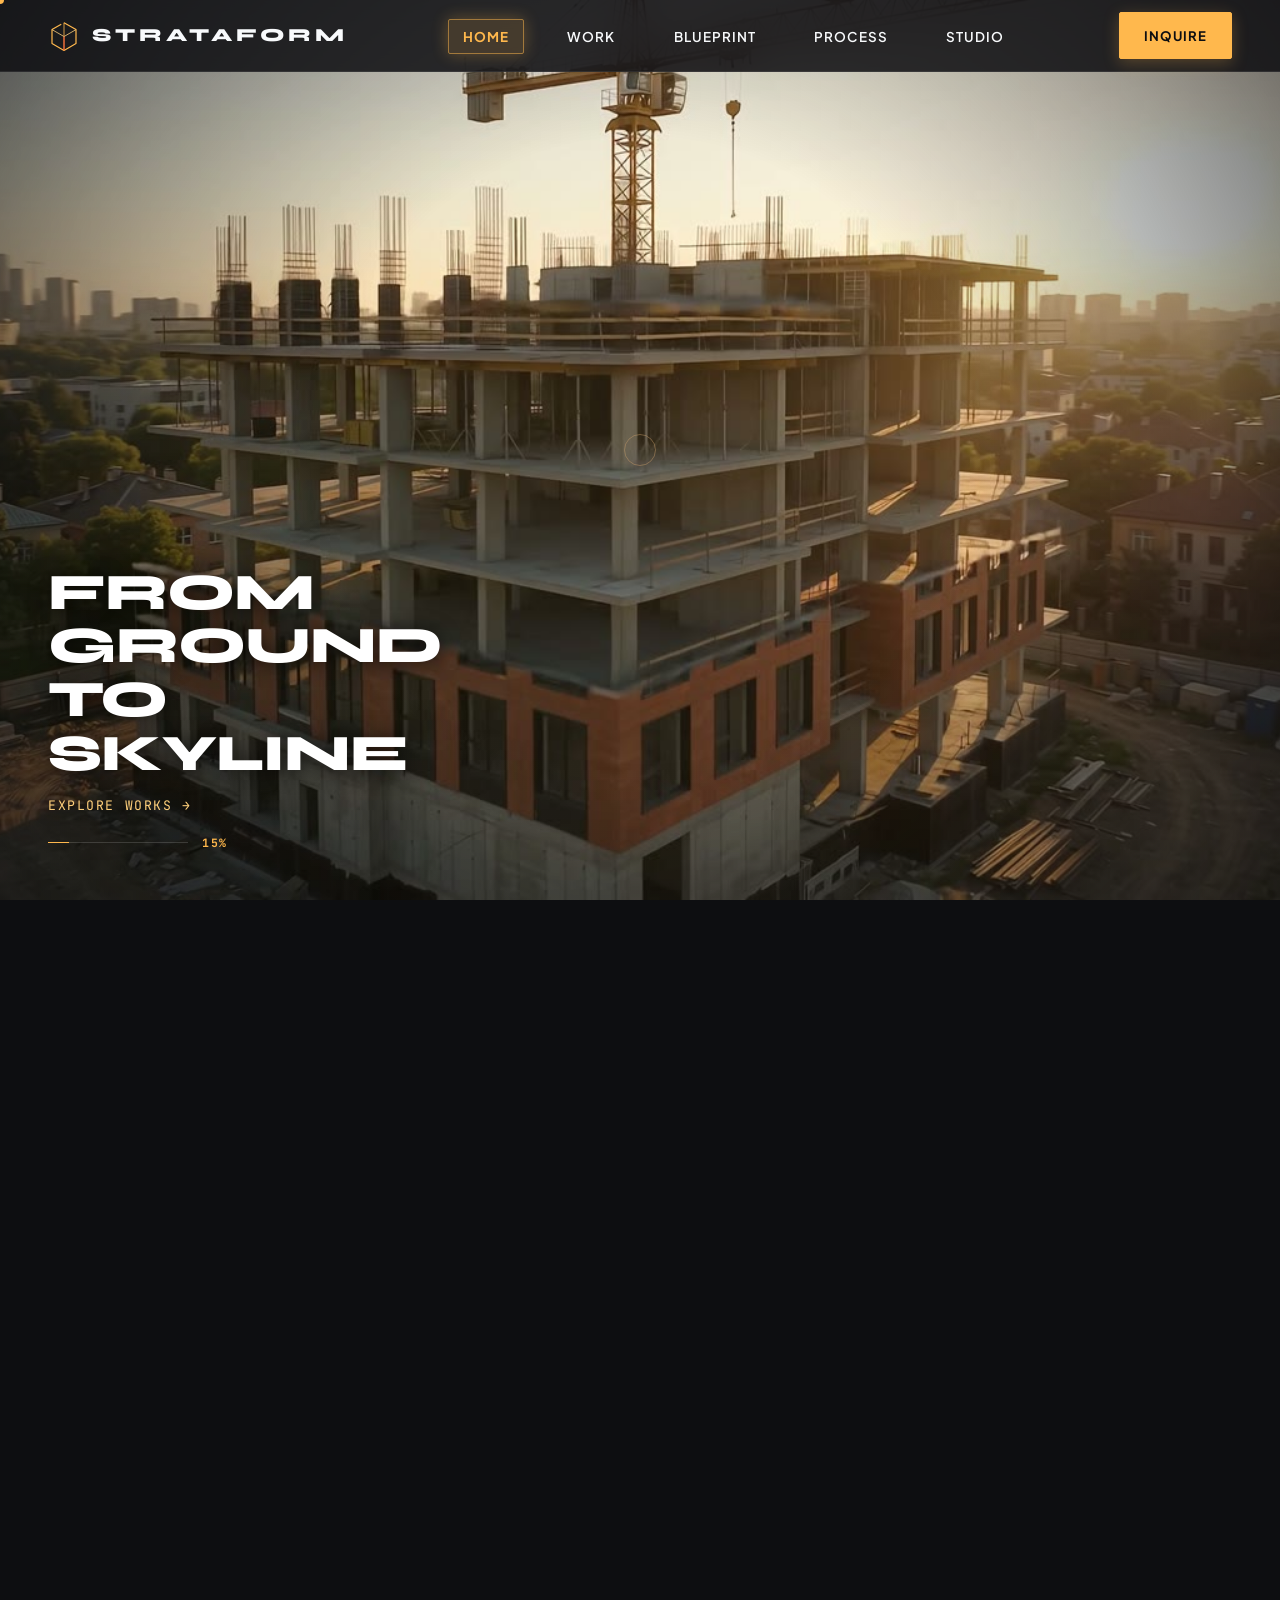
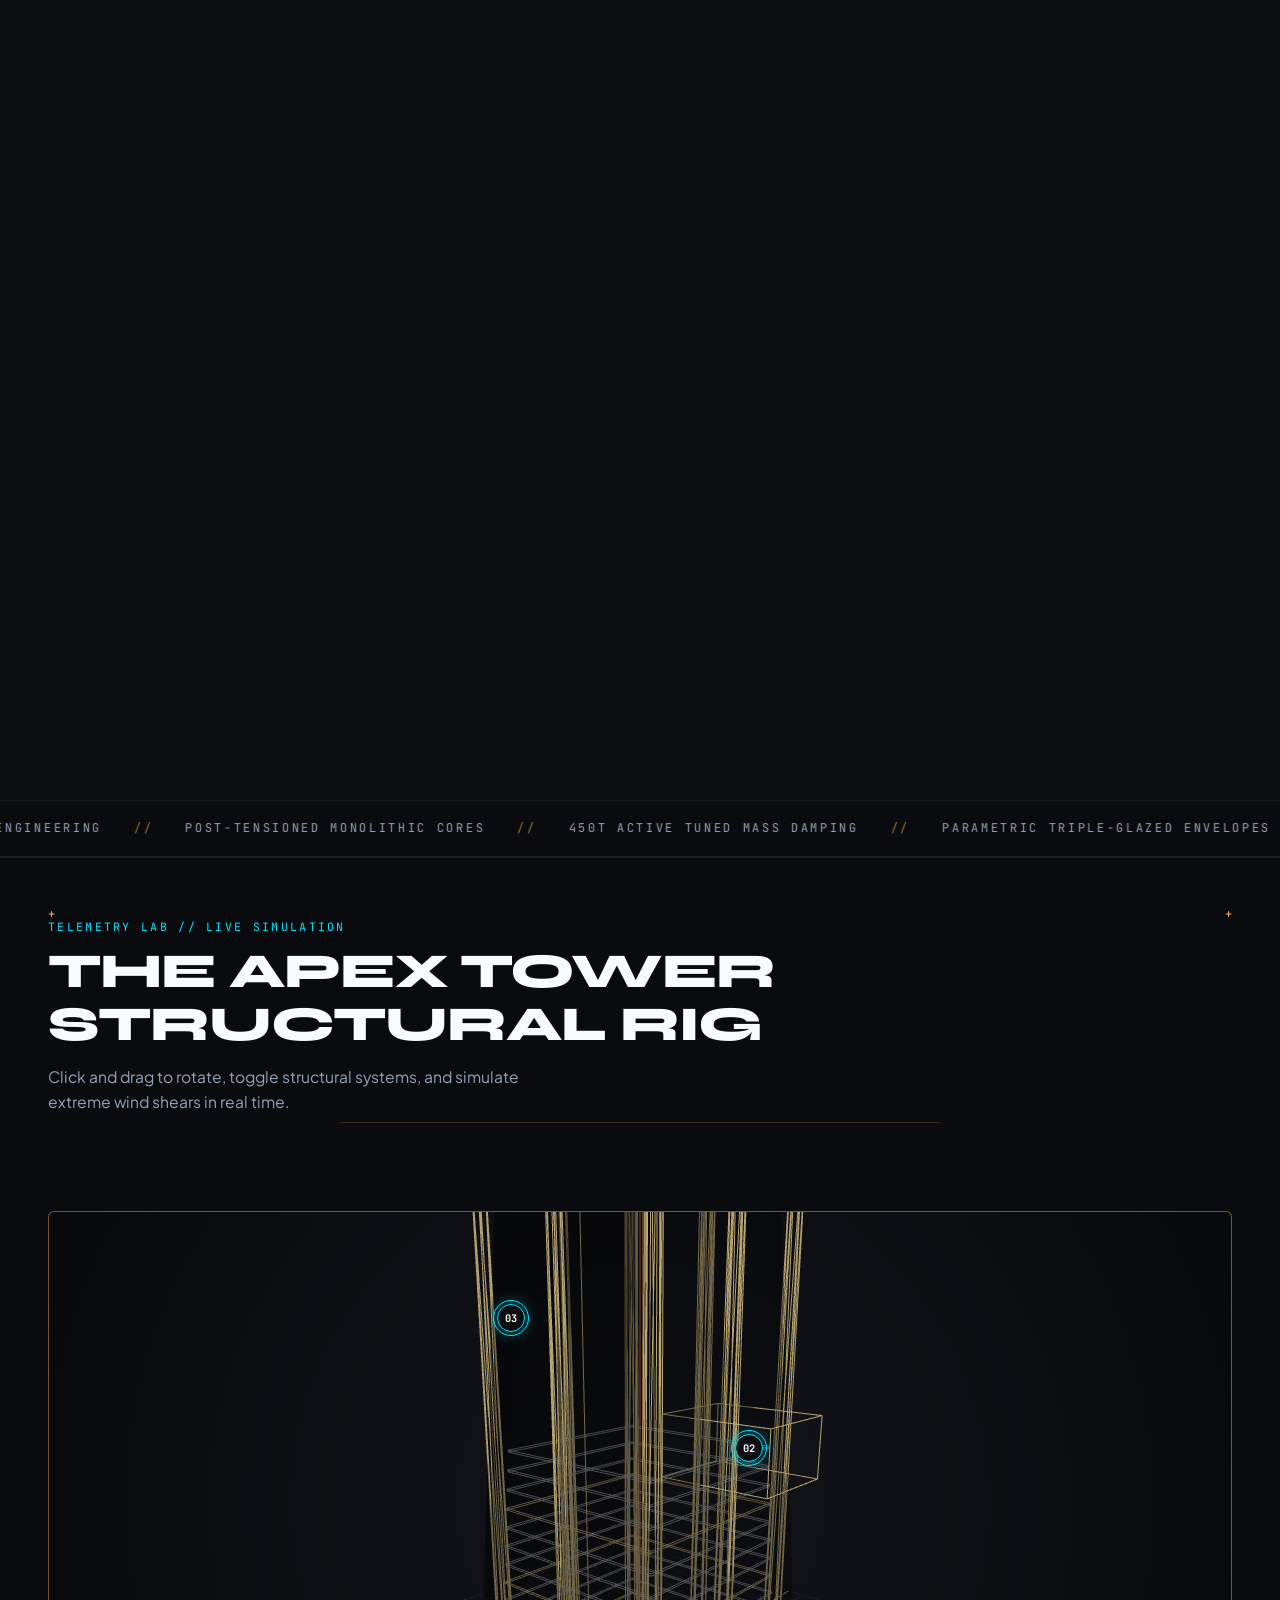
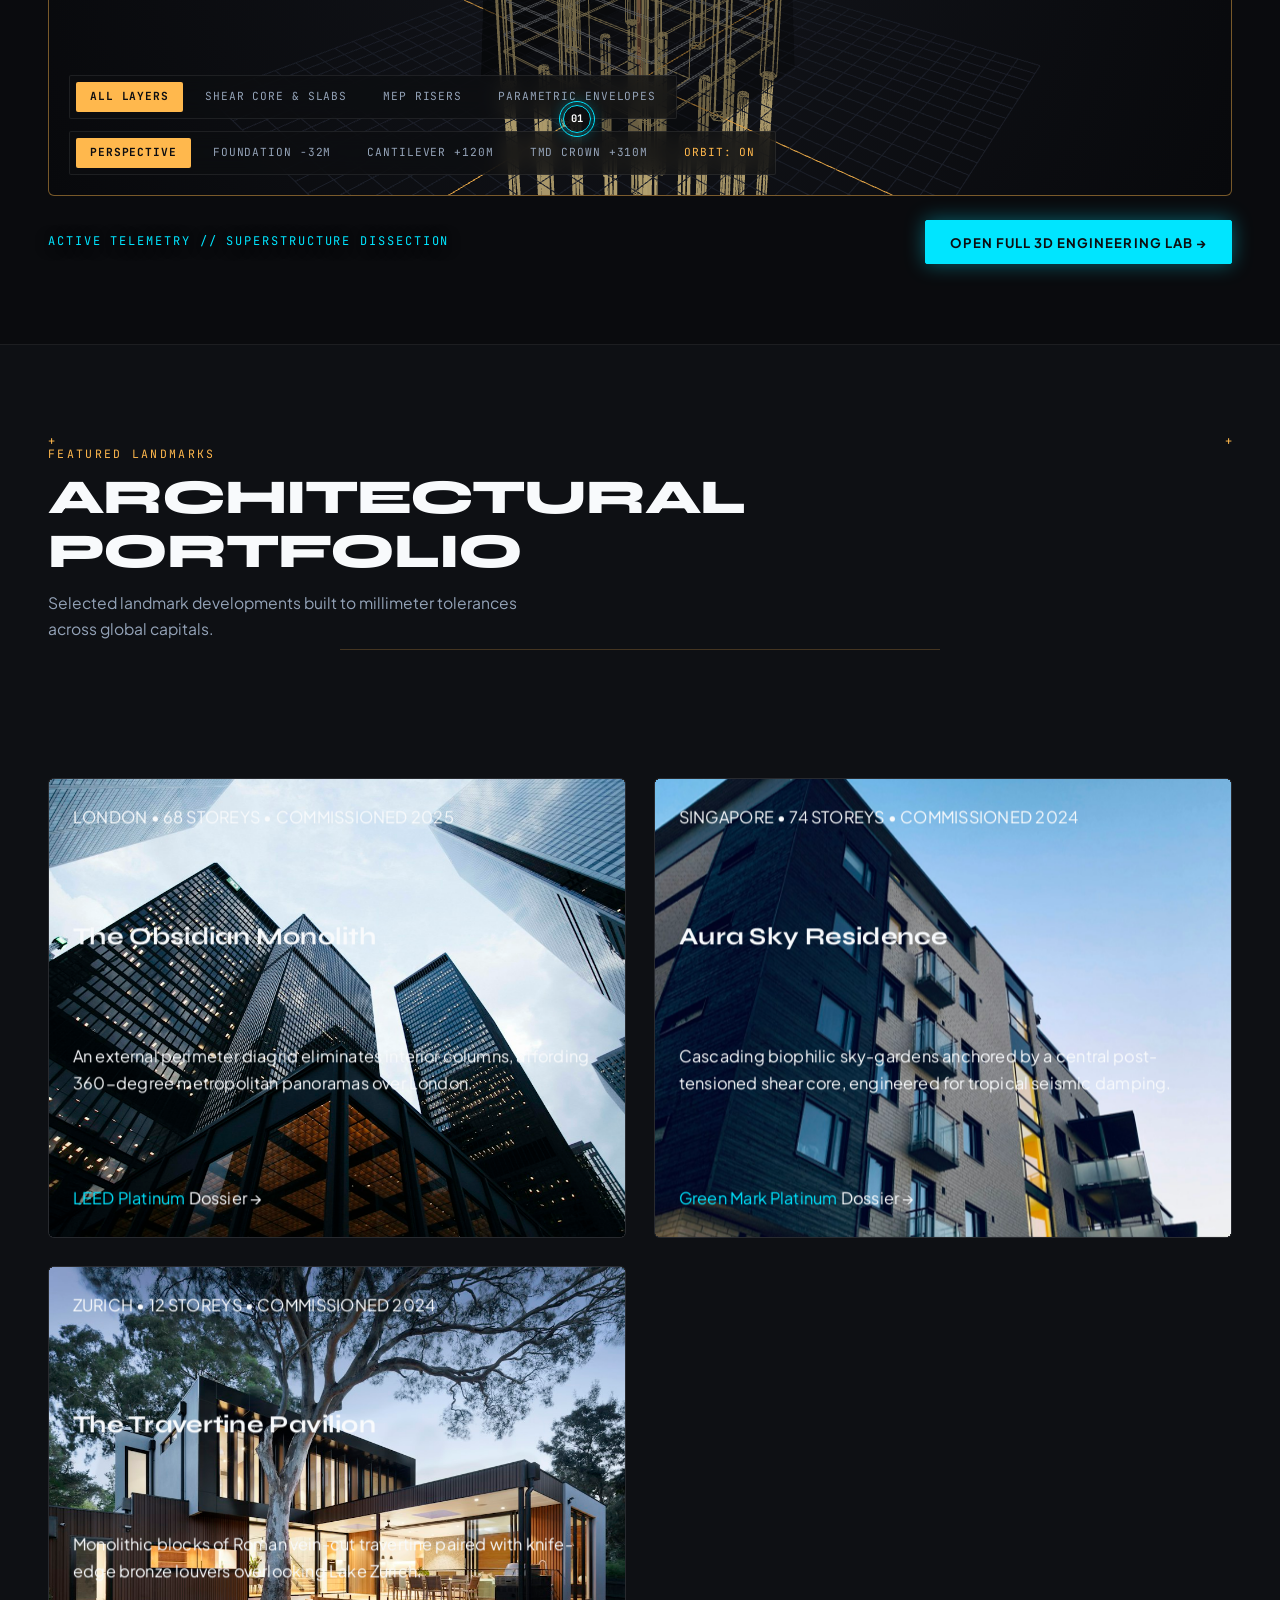
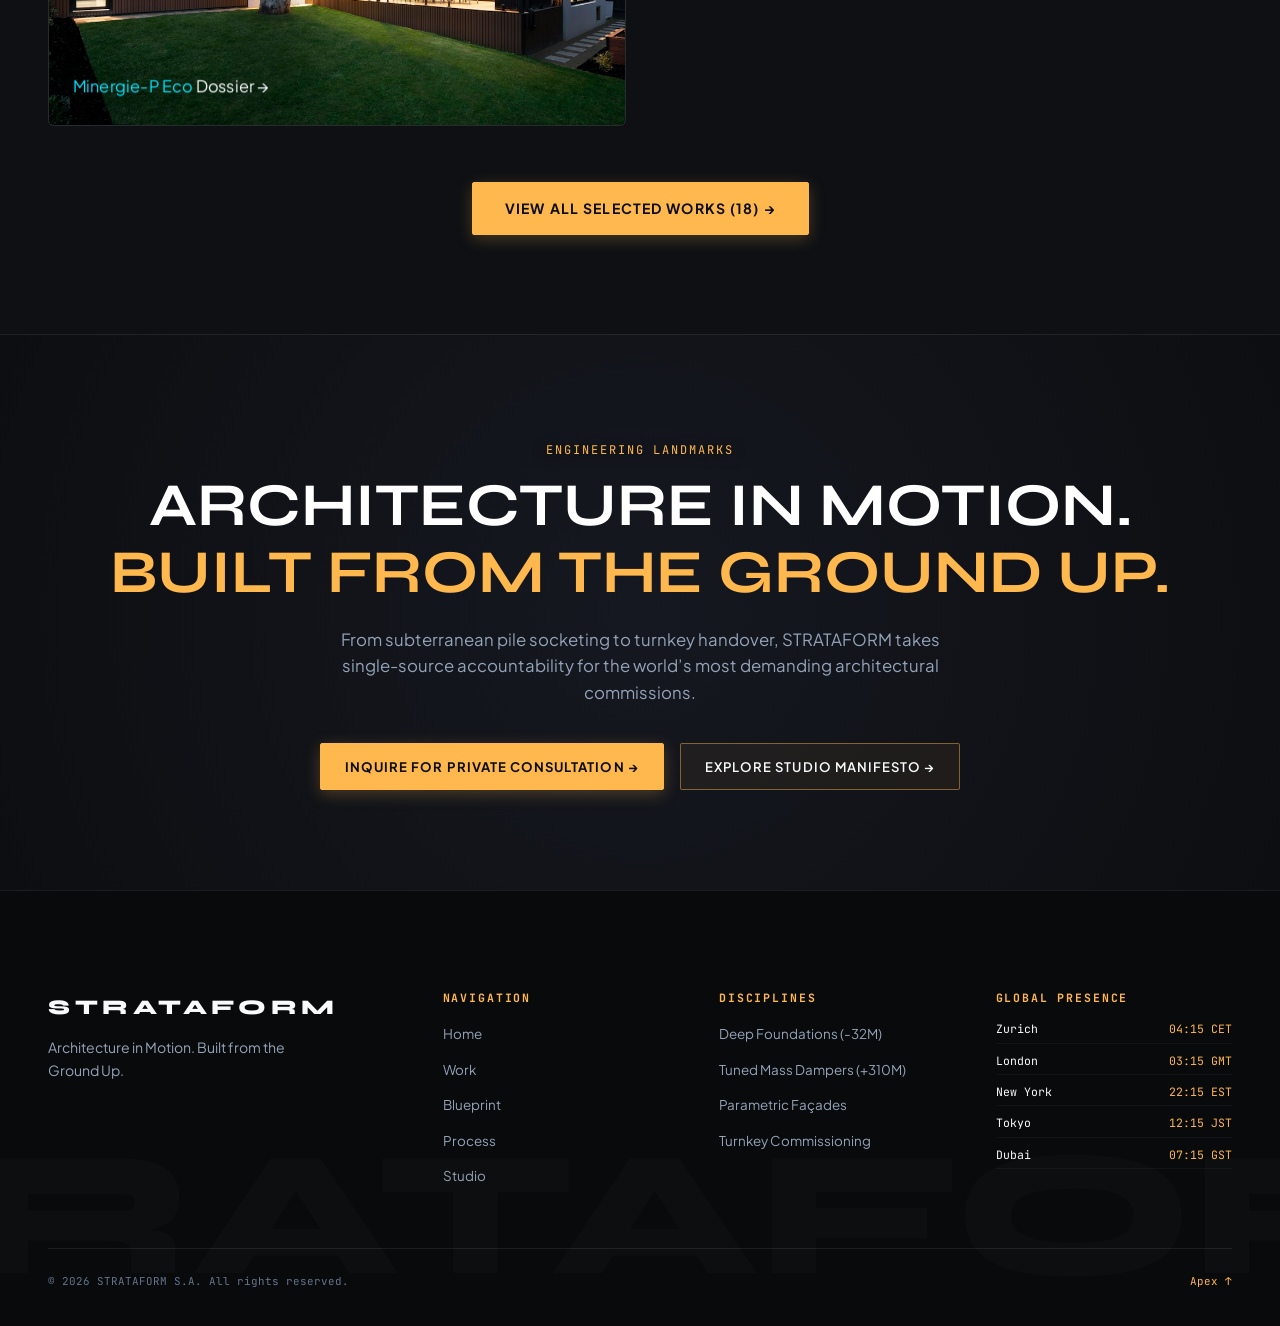
<file: index.html>
<!DOCTYPE html>
<html lang="en">

<head>
  <meta charset="UTF-8">
  <meta name="viewport" content="width=device-width, initial-scale=1.0">
  <title>STRATAFORM — Architectural Engineering &amp; Development</title>
  <meta name="description"
    content="Architecture in Motion. Built from the Ground Up. Ultra-modern 3D architectural engineering and construction practice.">

  <!-- Google Fonts: Syne, Plus Jakarta Sans, JetBrains Mono -->
  <link rel="preconnect" href="https://fonts.googleapis.com">
  <link rel="preconnect" href="https://fonts.gstatic.com" crossorigin>
  <link
    href="https://fonts.googleapis.com/css2?family=JetBrains+Mono:wght@400;500;600;700&family=Plus+Jakarta+Sans:wght@300;400;500;600;700&family=Syne:wght@700;800;900&display=swap"
    rel="stylesheet">

  <link rel="stylesheet" href="./styles.css">
</head>

<body data-page="home">

  <!-- Subtle Blueprint Grid Overlay -->
  <div class="blueprint-grid-overlay" aria-hidden="true"></div>

  <!-- Custom Precision Cursor Follower -->
  <div class="custom-cursor" id="custom-cursor" aria-hidden="true"></div>
  <div class="custom-cursor-follower" id="custom-cursor-follower" aria-hidden="true"></div>

  <!-- Preloader (Architectural Drafting Pen Draw & Frame 1 Priority) -->
  <div id="preloader">
    <svg class="preloader-cube" viewBox="0 0 48 48" fill="none" xmlns="http://www.w3.org/2000/svg">
      <path class="preloader-svg-path" d="M24 4L42 14.4V35.2L24 45.6L6 35.2V14.4L24 4Z" stroke="#FFB84D"
        stroke-width="1.8" stroke-linejoin="round" />
      <path class="preloader-svg-path" d="M24 4V45.6" stroke="#FFB84D" stroke-width="1.2" />
      <path class="preloader-svg-path" d="M6 14.4L24 24.8L42 14.4" stroke="#FFD07B" stroke-width="1.2" />
    </svg>
    <div class="preloader-meta">
      <div class="preloader-name">STRATAFORM</div>
      <div class="preloader-counter" id="preloader-percentage">00%</div>
    </div>
  </div>

  <!-- TOP NAVBAR -->
  <nav class="navbar" id="main-navbar">
    <div class="nav-scroll-indicator" id="nav-scroll-indicator"></div>

    <!-- Self-Drawing Monogram Logo -->
    <a href="index.html" class="brand-link">
      <svg class="brand-monogram" viewBox="0 0 48 48" fill="none" xmlns="http://www.w3.org/2000/svg"
        aria-label="STRATAFORM">
        <path class="logo-draw-path" d="M24 4L42 14.4V35.2L24 45.6L6 35.2V14.4L24 4Z" stroke="#FFB84D"
          stroke-width="1.8" stroke-linejoin="round" />
        <path class="logo-draw-path" d="M24 4V45.6" stroke="#FFB84D" stroke-width="1.2" />
        <path class="logo-draw-path" d="M6 14.4L24 24.8L42 14.4" stroke="#FFD07B" stroke-width="1.2" />
        <path class="logo-draw-path" d="M24 24.8V45.6" stroke="#FF5A36" stroke-width="1.5" />
      </svg>
      <span class="brand-name">STRATAFORM</span>
    </a>

    <!-- Top Menu Links (Active Pill Indicator) -->
    <ul class="nav-menu" id="nav-menu">
      <li class="nav-item active" data-nav="home"><a href="index.html" class="magnetic-btn">Home</a></li>
      <li class="nav-item" data-nav="work"><a href="work.html" class="magnetic-btn">Work</a></li>
      <li class="nav-item" data-nav="blueprint"><a href="blueprint.html" class="magnetic-btn">Blueprint</a></li>
      <li class="nav-item" data-nav="process"><a href="process.html" class="magnetic-btn">Process</a></li>
      <li class="nav-item" data-nav="studio"><a href="studio.html" class="magnetic-btn">Studio</a></li>
    </ul>

    <!-- Inquire CTA & Mobile Toggle -->
    <div class="nav-actions">
      <a href="inquire.html" class="btn-inquire magnetic-btn">Inquire</a>
      <button class="mobile-nav-toggle" id="mobile-nav-toggle" aria-label="Toggle Navigation Menu">
        <span></span>
        <span></span>
        <span></span>
      </button>
    </div>
  </nav>

  <!-- Full-Screen Glass Mobile Menu Drawer -->
  <div class="mobile-nav-drawer" id="mobile-nav-drawer" aria-hidden="true" data-lenis-prevent>
    <div
      style="display: flex; justify-content: space-between; align-items: center; border-bottom: 1px solid rgba(255, 255, 255, 0.08); padding-bottom: 20px;">
      <span class="brand-name" style="font-size: 1.1rem; color: var(--accent-gold);">STRATAFORM</span>
      <span style="font-family: var(--font-mono); font-size: 0.72rem; color: var(--accent-cyan);">MENU // 05
        SECTIONS</span>
    </div>

    <ul class="mobile-nav-list">
      <li class="mobile-nav-item"><a href="index.html" class="mobile-nav-link active"
          data-nav="home"><span>Home</span><span class="mobile-link-num">01</span></a></li>
      <li class="mobile-nav-item"><a href="work.html" class="mobile-nav-link" data-nav="work"><span>Work</span><span
            class="mobile-link-num">02</span></a></li>
      <li class="mobile-nav-item"><a href="blueprint.html" class="mobile-nav-link"
          data-nav="blueprint"><span>Blueprint</span><span class="mobile-link-num">03</span></a></li>
      <li class="mobile-nav-item"><a href="process.html" class="mobile-nav-link"
          data-nav="process"><span>Process</span><span class="mobile-link-num">04</span></a></li>
      <li class="mobile-nav-item"><a href="studio.html" class="mobile-nav-link"
          data-nav="studio"><span>Studio</span><span class="mobile-link-num">05</span></a></li>
    </ul>

    <div class="mobile-drawer-footer">
      <a href="inquire.html" class="btn-primary" style="width: 100%;">Inquire for Consultation &rarr;</a>
      <div
        style="display: flex; justify-content: space-between; font-family: var(--font-mono); font-size: 0.7rem; color: var(--text-muted);">
        <span>ZURICH &bull; LONDON &bull; NYC</span>
        <span>&copy; 2026 STRATAFORM</span>
      </div>
    </div>
  </div>

  <!-- ========================================================================
       CORE HERO: 800vh Track, Locked 60fps Canvas Scrub, Zero Center Obstruction
       ======================================================================== -->
  <section id="hero-scroll-track">
    <div class="hero-sticky-viewport">
      <!-- Fullscreen High-Performance Canvas (Decoded in-memory frames) -->
      <canvas id="hero-canvas"></canvas>

      <!-- Video Fallback -->
      <video id="hero-video" src="./hero-15s.mp4" muted playsinline preload="auto" style="display: none;"></video>

      <!-- Subtle Vignette -->
      <div class="hero-vignette"></div>

      <!-- Bottom-Left Minimal Floating Corner Typography (Zero Center Obstruction) -->
      <div class="hero-corner-typography">
        <!-- 0% – 22%: From Ground to Skyline -->
        <div class="corner-phase active" id="phase-0">
          <h1 class="corner-title">From Ground to Skyline</h1>
          <a href="work.html" class="corner-cta-link magnetic-btn">Explore Works &rarr;</a>
        </div>

        <!-- 25% – 50%: 01 / STRUCTURAL SHELL -->
        <div class="corner-phase" id="phase-1">
          <span class="corner-micro-label">01 / STRUCTURAL SHELL</span>
          <h2 class="corner-caption">Precision Facade Engineering</h2>
        </div>

        <!-- 53% – 77%: 02 / INTERIOR TRANSITION -->
        <div class="corner-phase" id="phase-2">
          <span class="corner-micro-label">02 / INTERIOR TRANSITION</span>
          <h2 class="corner-caption">Seamless Spatial Flow</h2>
        </div>

        <!-- 80% – 100%: 03 / TURNKEY LIVING -->
        <div class="corner-phase" id="phase-3">
          <span class="corner-micro-label">03 / TURNKEY LIVING</span>
          <h2 class="corner-caption">Bespoke Penthouse Delivery</h2>
          <a href="inquire.html" class="corner-cta-link magnetic-btn" style="color: var(--accent-gold);">Inquire Now
            &rarr;</a>
        </div>

        <!-- Sleek Minimal 00% Progress Hairline (Clean & Unobstructed) -->
        <div class="hero-hairline-progress">
          <div class="hero-hairline-track">
            <div class="hero-hairline-fill" id="hero-progress-bar"></div>
          </div>
          <span class="hero-hairline-pct" id="hud-percent">00%</span>
        </div>
      </div>

    </div>
  </section>

  <!-- ========================================================================
       KINETIC VELOCITY MARQUEE STRIP (Scroll-Accelerated Full-Bleed Ticker)
       ======================================================================== -->
  <div class="velocity-marquee-container" id="velocity-marquee">
    <div class="velocity-marquee-track" id="marquee-track">
      <div class="velocity-marquee-inner">
        <span>PRECISION ARCHITECTURAL ENGINEERING</span>
        <span class="marquee-sep">//</span>
        <span>POST-TENSIONED MONOLITHIC CORES</span>
        <span class="marquee-sep">//</span>
        <span>450T ACTIVE TUNED MASS DAMPING</span>
        <span class="marquee-sep">//</span>
        <span>PARAMETRIC TRIPLE-GLAZED ENVELOPES</span>
        <span class="marquee-sep">//</span>
        <span>TURNKEY LUXURY COMMISSIONING</span>
        <span class="marquee-sep">//</span>
      </div>
      <div class="velocity-marquee-inner" aria-hidden="true">
        <span>PRECISION ARCHITECTURAL ENGINEERING</span>
        <span class="marquee-sep">//</span>
        <span>POST-TENSIONED MONOLITHIC CORES</span>
        <span class="marquee-sep">//</span>
        <span>450T ACTIVE TUNED MASS DAMPING</span>
        <span class="marquee-sep">//</span>
        <span>PARAMETRIC TRIPLE-GLAZED ENVELOPES</span>
        <span class="marquee-sep">//</span>
        <span>TURNKEY LUXURY COMMISSIONING</span>
        <span class="marquee-sep">//</span>
      </div>
    </div>
  </div>

  <!-- ========================================================================
       3D BLUEPRINT SECTION (Standard Non-Pinned Interactive Lab Section)
       ======================================================================== -->
  <section class="section-wrapper" id="blueprint-section" style="padding: 60px 0 80px;">
    <div class="container">

      <!-- Viewport Header -->
      <div class="section-header" style="margin-bottom: 24px;">
        <span class="crosshair-corner top-left">+</span>
        <span class="crosshair-corner top-right">+</span>
        <span class="section-overline" style="color: var(--accent-cyan);">TELEMETRY LAB // LIVE SIMULATION</span>
        <h2 class="section-title">The Apex Tower Structural Rig</h2>
        <p class="section-desc">Click and drag to rotate, toggle structural systems, and simulate extreme wind shears in
          real time.</p>
        <svg class="blueprint-divider" viewBox="0 0 1200 2" fill="none">
          <line x1="0" y1="1" x2="1200" y2="1" stroke="rgba(255, 184, 77, 0.4)" stroke-width="1"
            class="blueprint-drafting-line" />
        </svg>
      </div>

      <!-- Main 3D Viewport Box -->
      <div class="blueprint-viewport-wrapper"
        style="height: clamp(520px, 65vh, 720px); border-radius: var(--radius-md); border: 1px solid var(--border-bronze); position: relative; overflow: hidden;">

        <!-- Three.js Canvas Container -->
        <div id="blueprint-canvas-container" class="blueprint-canvas-container"></div>

        <!-- Interactive Hotspot Pins (Clean Glowing Circular Badge Dots) -->
        <button class="blueprint-hotspot" id="hotspot-pin-0" style="display: none;" aria-label="Pin 01: Bedrock Piles">
          <span class="hotspot-pulse"></span>
          <span class="hotspot-num-badge">01</span>
        </button>

        <button class="blueprint-hotspot" id="hotspot-pin-1" style="display: none;"
          aria-label="Pin 02: Cantilever Truss">
          <span class="hotspot-pulse"></span>
          <span class="hotspot-num-badge">02</span>
        </button>

        <button class="blueprint-hotspot" id="hotspot-pin-2" style="display: none;" aria-label="Pin 03: Diagrid Nodes">
          <span class="hotspot-pulse"></span>
          <span class="hotspot-num-badge">03</span>
        </button>

        <button class="blueprint-hotspot" id="hotspot-pin-3" style="display: none;" aria-label="Pin 04: Summit TMD">
          <span class="hotspot-pulse"></span>
          <span class="hotspot-num-badge">04</span>
        </button>

        <!-- Hotspot Telemetry Drawer -->
        <div class="hotspot-drawer" id="hotspot-drawer" data-lenis-prevent>
          <button class="drawer-close-btn magnetic-btn" id="close-hotspot-drawer">&times;</button>
          <span class="corner-micro-label" id="hs-drawer-code">TEL-SEC // 04</span>
          <h3 class="font-display" id="hs-drawer-title" style="font-size: 1.25rem; margin-top: 6px; color: #FFF;">Summit
            Tuned Mass Damper</h3>
          <p style="font-size: 0.82rem; color: var(--text-secondary); margin-top: 10px; line-height: 1.6;"
            id="hs-drawer-desc">
            A 450-tonne pendular steel sphere suspended from the 54th floor ceiling via eight hydraulic viscous dampers,
            reducing summit sway accelerations by 48% during gale-force shears.
          </p>
          <div
            style="margin-top: 18px; border-top: 1px solid var(--border-subtle); padding-top: 14px; font-family: var(--font-mono); font-size: 0.72rem;">
            <div style="display: flex; justify-content: space-between; margin-bottom: 6px;"><span
                class="text-muted">OSCILLATION PERIOD:</span><strong style="color: var(--accent-cyan);">6.2
                SECONDS</strong></div>
            <div style="display: flex; justify-content: space-between; margin-bottom: 6px;"><span class="text-muted">MAX
                DISPLACEMENT:</span><strong style="color: #FFF;">&plusmn;1,250 MM</strong></div>
            <div style="display: flex; justify-content: space-between;"><span class="text-muted">DAMPING
                RATIO:</span><strong style="color: var(--accent-gold);">14.5% CRITICAL</strong></div>
          </div>
        </div>

        <!-- Viewport Controls Overlay (Layer Toggles & Presets - Hidden on Mobile via .home-blueprint-controls) -->
        <div class="blueprint-controls-bar home-blueprint-controls"
          style="position: absolute; bottom: 20px; left: 20px; right: 20px; display: flex; justify-content: space-between; align-items: center; flex-wrap: wrap; gap: 12px; pointer-events: none; z-index: 10;">

          <!-- Layer Toggles -->
          <div class="layer-toggle-group"
            style="pointer-events: auto; display: flex; gap: 8px; flex-wrap: wrap; background: rgba(13, 14, 17, 0.75); backdrop-filter: blur(10px); padding: 6px; border-radius: var(--radius-sm); border: 1px solid rgba(255,255,255,0.08);">
            <button class="layer-btn active magnetic-btn" data-layer="all">All Layers</button>
            <button class="layer-btn magnetic-btn" data-layer="skeleton">Shear Core &amp; Slabs</button>
            <button class="layer-btn magnetic-btn" data-layer="mep">MEP Risers</button>
            <button class="layer-btn magnetic-btn" data-layer="massing">Parametric Envelopes</button>
          </div>

          <!-- Camera Presets -->
          <div class="preset-camera-group"
            style="pointer-events: auto; display: flex; gap: 8px; flex-wrap: wrap; background: rgba(13, 14, 17, 0.75); backdrop-filter: blur(10px); padding: 6px; border-radius: var(--radius-sm); border: 1px solid rgba(255,255,255,0.08);">
            <button class="preset-btn active magnetic-btn" data-preset="perspective">Perspective</button>
            <button class="preset-btn magnetic-btn" data-preset="foundation">Foundation -32M</button>
            <button class="preset-btn magnetic-btn" data-preset="cantilever">Cantilever +120M</button>
            <button class="preset-btn magnetic-btn" data-preset="tmd">TMD Crown +310M</button>
            <button class="preset-btn magnetic-btn" id="toggle-autorotate"
              style="color: var(--accent-gold); border-color: rgba(255,184,77,0.3);">Orbit: ON</button>
          </div>

        </div>

      </div>

      <div
        style="margin-top: 24px; display: flex; justify-content: space-between; align-items: center; flex-wrap: wrap; gap: 16px;">
        <span class="corner-micro-label" style="color: var(--accent-cyan);">ACTIVE TELEMETRY // SUPERSTRUCTURE
          DISSECTION</span>
        <a href="blueprint.html" class="btn-cyan magnetic-btn" style="padding: 10px 24px;">Open Full 3D Engineering Lab
          &rarr;</a>
      </div>

    </div>
  </section>

  <!-- ========================================================================
       CURATED FEATURED PROJECTS PREVIEW (Linking to work.html)
       ======================================================================== -->
  <section class="section-wrapper" id="portfolio-section" style="padding: 100px 0;">
    <div class="container">
      <div class="section-header">
        <span class="crosshair-corner top-left">+</span>
        <span class="crosshair-corner top-right">+</span>
        <span class="section-overline" style="color: var(--accent-gold);">FEATURED LANDMARKS</span>
        <h2 class="section-title">Architectural Portfolio</h2>
        <p class="section-desc">Selected landmark developments built to millimeter tolerances across global capitals.
        </p>
        <svg class="blueprint-divider" viewBox="0 0 1200 2" fill="none">
          <line x1="0" y1="1" x2="1200" y2="1" stroke="rgba(255, 184, 77, 0.45)" stroke-width="1"
            class="blueprint-drafting-line" />
        </svg>
      </div>

      <!-- 3 Highlighted Projects Grid -->
      <div class="portfolio-grid">

        <!-- Card 1 -->
        <article class="project-card" data-category="commercial" data-project-id="obsidian">
          <div class="project-card-media">
            <div class="card-curtain-reveal">
              <img src="./assets/project-obsidian.jpg" alt="The Obsidian Monolith" loading="lazy">
            </div>
            <div class="project-card-glare"></div>
            <span class="project-category-badge">COMMERCIAL HQ</span>
          </div>
          <div class="project-card-content">
            <span class="project-location-label">LONDON &bull; 68 STOREYS &bull; COMMISSIONED 2025</span>
            <h3 class="project-card-title">The Obsidian Monolith</h3>
            <p class="project-card-desc">An external perimeter diagrid eliminates interior columns, affording 360-degree
              metropolitan panoramas over London.</p>
            <div class="project-card-footer">
              <span class="project-spec-item" style="color: var(--accent-cyan);">LEED Platinum</span>
              <button class="project-expand-link open-modal-trigger magnetic-btn" data-target="obsidian"
                data-project-id="obsidian">Dossier &rarr;</button>
            </div>
          </div>
        </article>

        <!-- Card 2 -->
        <article class="project-card" data-category="residential" data-project-id="aura">
          <div class="project-card-media">
            <div class="card-curtain-reveal">
              <img src="./assets/project-aura.jpg" alt="Aura Sky Residence" loading="lazy">
            </div>
            <div class="project-card-glare"></div>
            <span class="project-category-badge">SUPERTALL RESIDENTIAL</span>
          </div>
          <div class="project-card-content">
            <span class="project-location-label">SINGAPORE &bull; 74 STOREYS &bull; COMMISSIONED 2024</span>
            <h3 class="project-card-title">Aura Sky Residence</h3>
            <p class="project-card-desc">Cascading biophilic sky-gardens anchored by a central post-tensioned shear
              core, engineered for tropical seismic damping.</p>
            <div class="project-card-footer">
              <span class="project-spec-item" style="color: var(--accent-cyan);">Green Mark Platinum</span>
              <button class="project-expand-link open-modal-trigger magnetic-btn" data-target="aura"
                data-project-id="aura">Dossier &rarr;</button>
            </div>
          </div>
        </article>

        <!-- Card 3 -->
        <article class="project-card" data-category="cultural" data-project-id="travertine">
          <div class="project-card-media">
            <div class="card-curtain-reveal">
              <img src="./assets/project-travertine.jpg" alt="The Travertine Pavilion" loading="lazy">
            </div>
            <div class="project-card-glare"></div>
            <span class="project-category-badge">CULTURAL PAVILION</span>
          </div>
          <div class="project-card-content">
            <span class="project-location-label">ZURICH &bull; 12 STOREYS &bull; COMMISSIONED 2024</span>
            <h3 class="project-card-title">The Travertine Pavilion</h3>
            <p class="project-card-desc">Monolithic blocks of Roman vein-cut travertine paired with knife-edge bronze
              louvers overlooking Lake Zurich.</p>
            <div class="project-card-footer">
              <span class="project-spec-item" style="color: var(--accent-cyan);">Minergie-P Eco</span>
              <button class="project-expand-link open-modal-trigger magnetic-btn" data-target="travertine"
                data-project-id="travertine">Dossier &rarr;</button>
            </div>
          </div>
        </article>

      </div>

      <!-- View All Works Button -->
      <div style="margin-top: 56px; text-align: center;">
        <a href="work.html" class="btn-primary magnetic-btn" style="padding: 14px 32px; font-size: 0.88rem;">
          View All Selected Works (18) &rarr;
        </a>
      </div>
    </div>
  </section>

  <!-- ========================================================================
       STUDIO CALL-TO-ACTION BANNER (Linking to inquire.html & studio.html)
       ======================================================================== -->
  <section class="section-wrapper"
    style="padding: 100px 0; border-top: 1px solid var(--border-subtle); background: radial-gradient(circle at center, #151820 0%, #0D0E11 100%);">
    <div class="container" style="text-align: center;">
      <span class="corner-micro-label" style="color: var(--accent-gold);">ENGINEERING LANDMARKS</span>
      <h2 class="font-display"
        style="font-size: clamp(2.2rem, 5vw, 3.8rem); text-transform: uppercase; margin-top: 12px; color: #FFF; line-height: 1.1;">
        Architecture in Motion.<br><span style="color: var(--accent-gold);">Built from the Ground Up.</span>
      </h2>
      <p
        style="color: var(--text-secondary); max-width: 640px; margin: 20px auto 36px; font-size: 1.05rem; line-height: 1.6;">
        From subterranean pile socketing to turnkey handover, STRATAFORM takes single-source accountability for the
        world’s most demanding architectural commissions.
      </p>

      <div style="display: flex; justify-content: center; gap: 16px; flex-wrap: wrap;">
        <a href="inquire.html" class="btn-primary magnetic-btn">Inquire for Private Consultation &rarr;</a>
        <a href="studio.html" class="btn-secondary magnetic-btn">Explore Studio Manifesto &rarr;</a>
      </div>
    </div>
  </section>

  <!-- ========================================================================
       PROJECT DOSSIER MODAL
       ======================================================================== -->
  <div class="project-modal-backdrop" id="project-modal" data-lenis-prevent>
    <div class="project-modal-card" data-lenis-prevent>
      <button class="modal-close-btn magnetic-btn" id="close-modal-btn">&times;</button>
      <span class="corner-micro-label" id="modal-project-code">STF-LDN // 01</span>
      <h2 class="font-display" id="modal-project-title" style="font-size: 1.8rem; margin-top: 4px; color: #FFF;">The
        Obsidian Monolith</h2>
      <p class="font-mono text-muted" id="modal-project-location" style="font-size: 0.75rem; margin-top: 2px;">LONDON
        &bull; COMMISSIONED 2025</p>

      <div class="modal-hero-image">
        <img id="modal-project-img" src="./assets/project-obsidian.jpg" alt="Project Overview">
      </div>

      <p style="font-size: 0.9rem; color: var(--text-secondary); line-height: 1.6;" id="modal-project-desc">
        A 68-storey commercial landmark featuring an external diagrid that eliminates internal perimeter columns,
        affording uninterrupted 360-degree metropolitan panoramas.
      </p>

      <table class="modal-specs-table">
        <tbody>
          <tr>
            <td>STRUCTURAL SYSTEM</td>
            <td id="modal-spec-system">Steel Diagrid + Post-Tensioned C90 Core</td>
          </tr>
          <tr>
            <td>FOUNDATION SOCKETING</td>
            <td id="modal-spec-foundation">38m Bored Bedrock Piles</td>
          </tr>
          <tr>
            <td>DAMPING SYSTEM</td>
            <td id="modal-spec-damping">Tuned Liquid Column Damper</td>
          </tr>
          <tr>
            <td>FAÇADE &amp; GLAZING</td>
            <td id="modal-spec-glazing">Acoustic Triple-Glazed Low-E Cavity Curtain Wall</td>
          </tr>
          <tr>
            <td>SCALE &amp; ELEVATION</td>
            <td id="modal-spec-height">68 Storeys // 312 Meters</td>
          </tr>
          <tr>
            <td>ENVIRONMENTAL TIER</td>
            <td id="modal-spec-leed">LEED Platinum Certified</td>
          </tr>
        </tbody>
      </table>

      <div style="margin-top: 24px; display: flex; gap: 12px; flex-wrap: wrap;">
        <a href="inquire.html" class="btn-primary magnetic-btn">Request Full Technical Dossier &rarr;</a>
        <button class="btn-secondary magnetic-btn" id="close-modal-btn-2">Close</button>
      </div>
    </div>
  </div>

  <!-- ========================================================================
       ARCHITECTURAL FOOTER
       ======================================================================== -->
  <footer class="architectural-footer">
    <div class="footer-giant-watermark">STRATAFORM</div>

    <div class="container">
      <div class="footer-grid">
        <div>
          <span class="brand-name" style="font-size: 1.3rem;">STRATAFORM</span>
          <p class="footer-tagline">Architecture in Motion. Built from the Ground Up.</p>
        </div>

        <div>
          <h4 class="footer-col-title">Navigation</h4>
          <ul class="footer-links-list">
            <li><a href="index.html">Home</a></li>
            <li><a href="work.html">Work</a></li>
            <li><a href="blueprint.html">Blueprint</a></li>
            <li><a href="process.html">Process</a></li>
            <li><a href="studio.html">Studio</a></li>
          </ul>
        </div>

        <div>
          <h4 class="footer-col-title">Disciplines</h4>
          <ul class="footer-links-list">
            <li><a href="blueprint.html">Deep Foundations (-32M)</a></li>
            <li><a href="blueprint.html">Tuned Mass Dampers (+310M)</a></li>
            <li><a href="process.html">Parametric Façades</a></li>
            <li><a href="inquire.html">Turnkey Commissioning</a></li>
          </ul>
        </div>

        <div>
          <h4 class="footer-col-title">Global Presence</h4>
          <div class="office-clock-item"><span class="office-city">Zurich</span><span class="office-time"
              id="clock-zurich">--:--</span></div>
          <div class="office-clock-item"><span class="office-city">London</span><span class="office-time"
              id="clock-london">--:--</span></div>
          <div class="office-clock-item"><span class="office-city">New York</span><span class="office-time"
              id="clock-newyork">--:--</span></div>
          <div class="office-clock-item"><span class="office-city">Tokyo</span><span class="office-time"
              id="clock-tokyo">--:--</span></div>
          <div class="office-clock-item"><span class="office-city">Dubai</span><span class="office-time"
              id="clock-dubai">--:--</span></div>
        </div>
      </div>

      <div class="footer-bottom-bar">
        <span>&copy; 2026 STRATAFORM S.A. All rights reserved.</span>
        <button class="back-to-top-btn magnetic-btn" id="back-to-top-btn">Apex &uarr;</button>
      </div>
    </div>
  </footer>

  <!-- Local Zero-Latency Script Libraries -->
  <script src="./libs/lenis.min.js"></script>
  <script src="./libs/gsap.min.js"></script>
  <script src="./libs/ScrollTrigger.min.js"></script>
  <script src="./libs/three.min.js"></script>
  <script src="./libs/OrbitControls.js"></script>
  <script src="./app.js"></script>
</body>

</html>
</file>
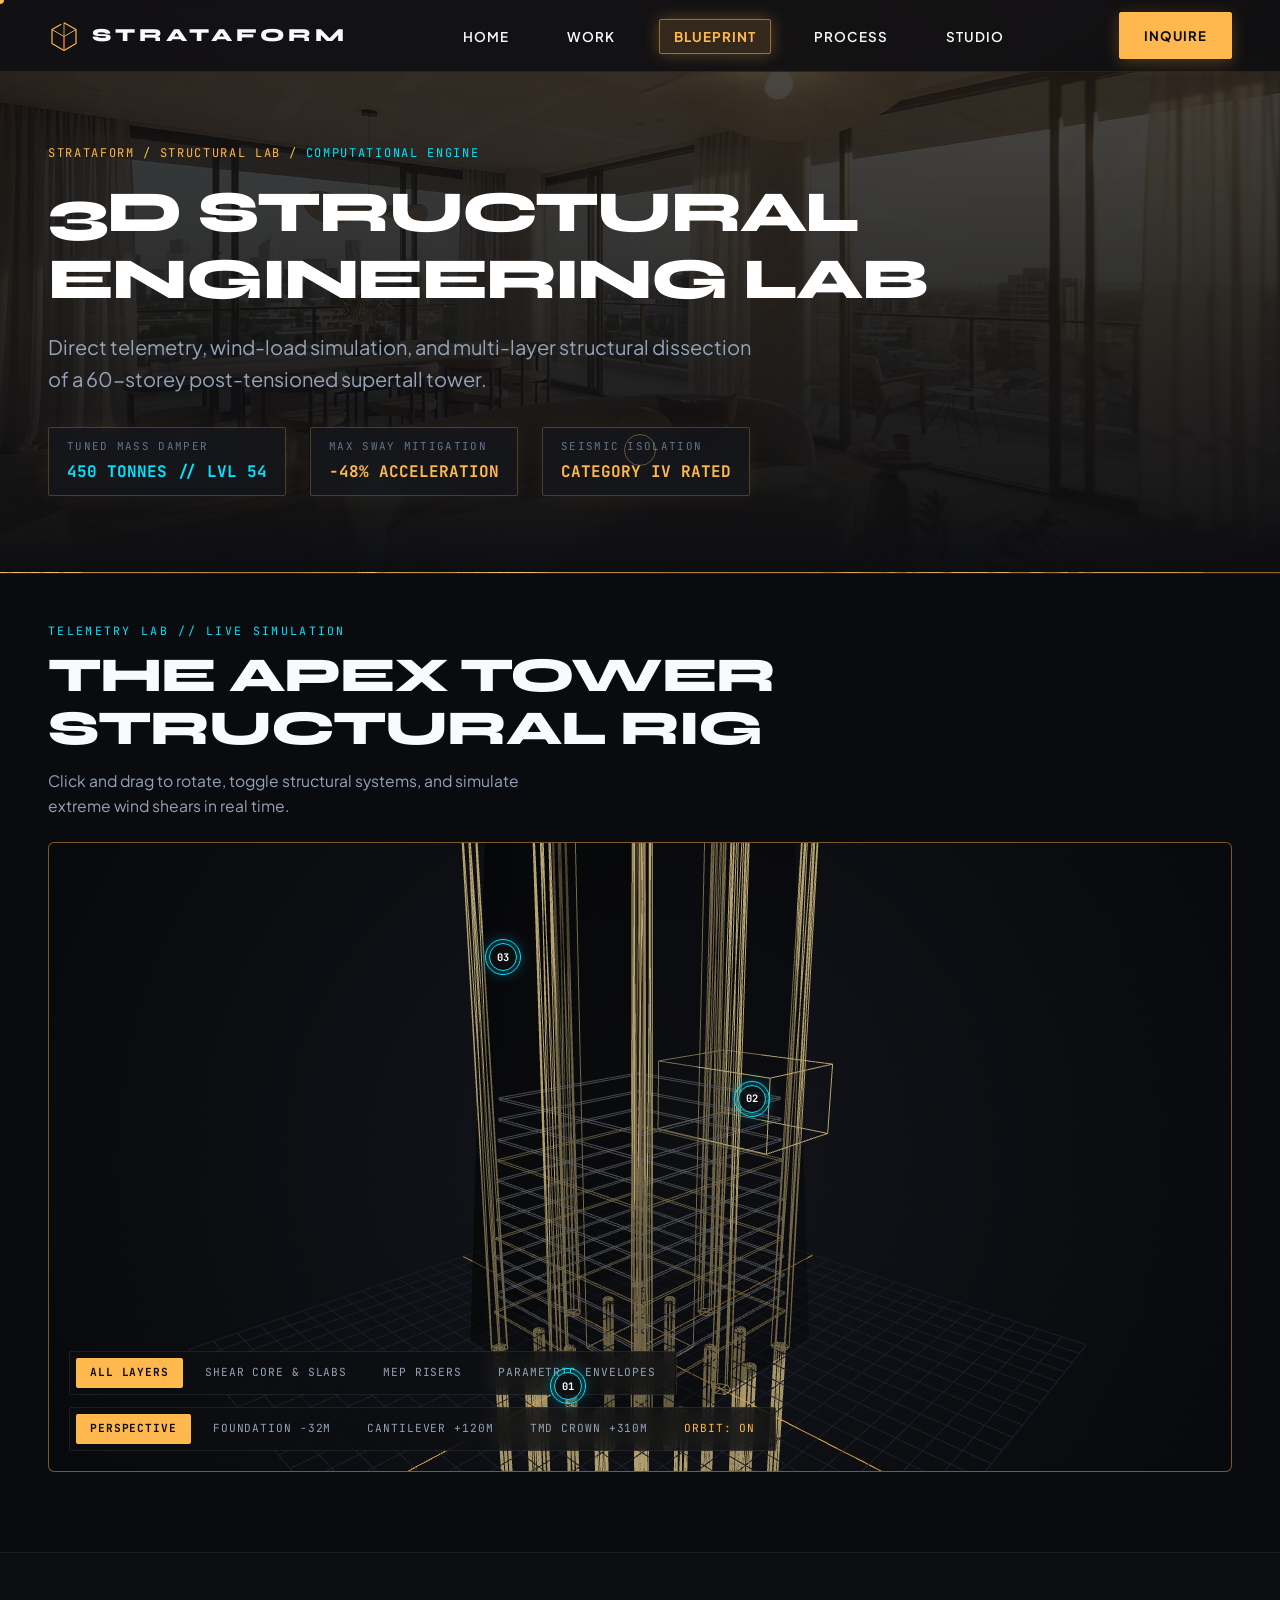
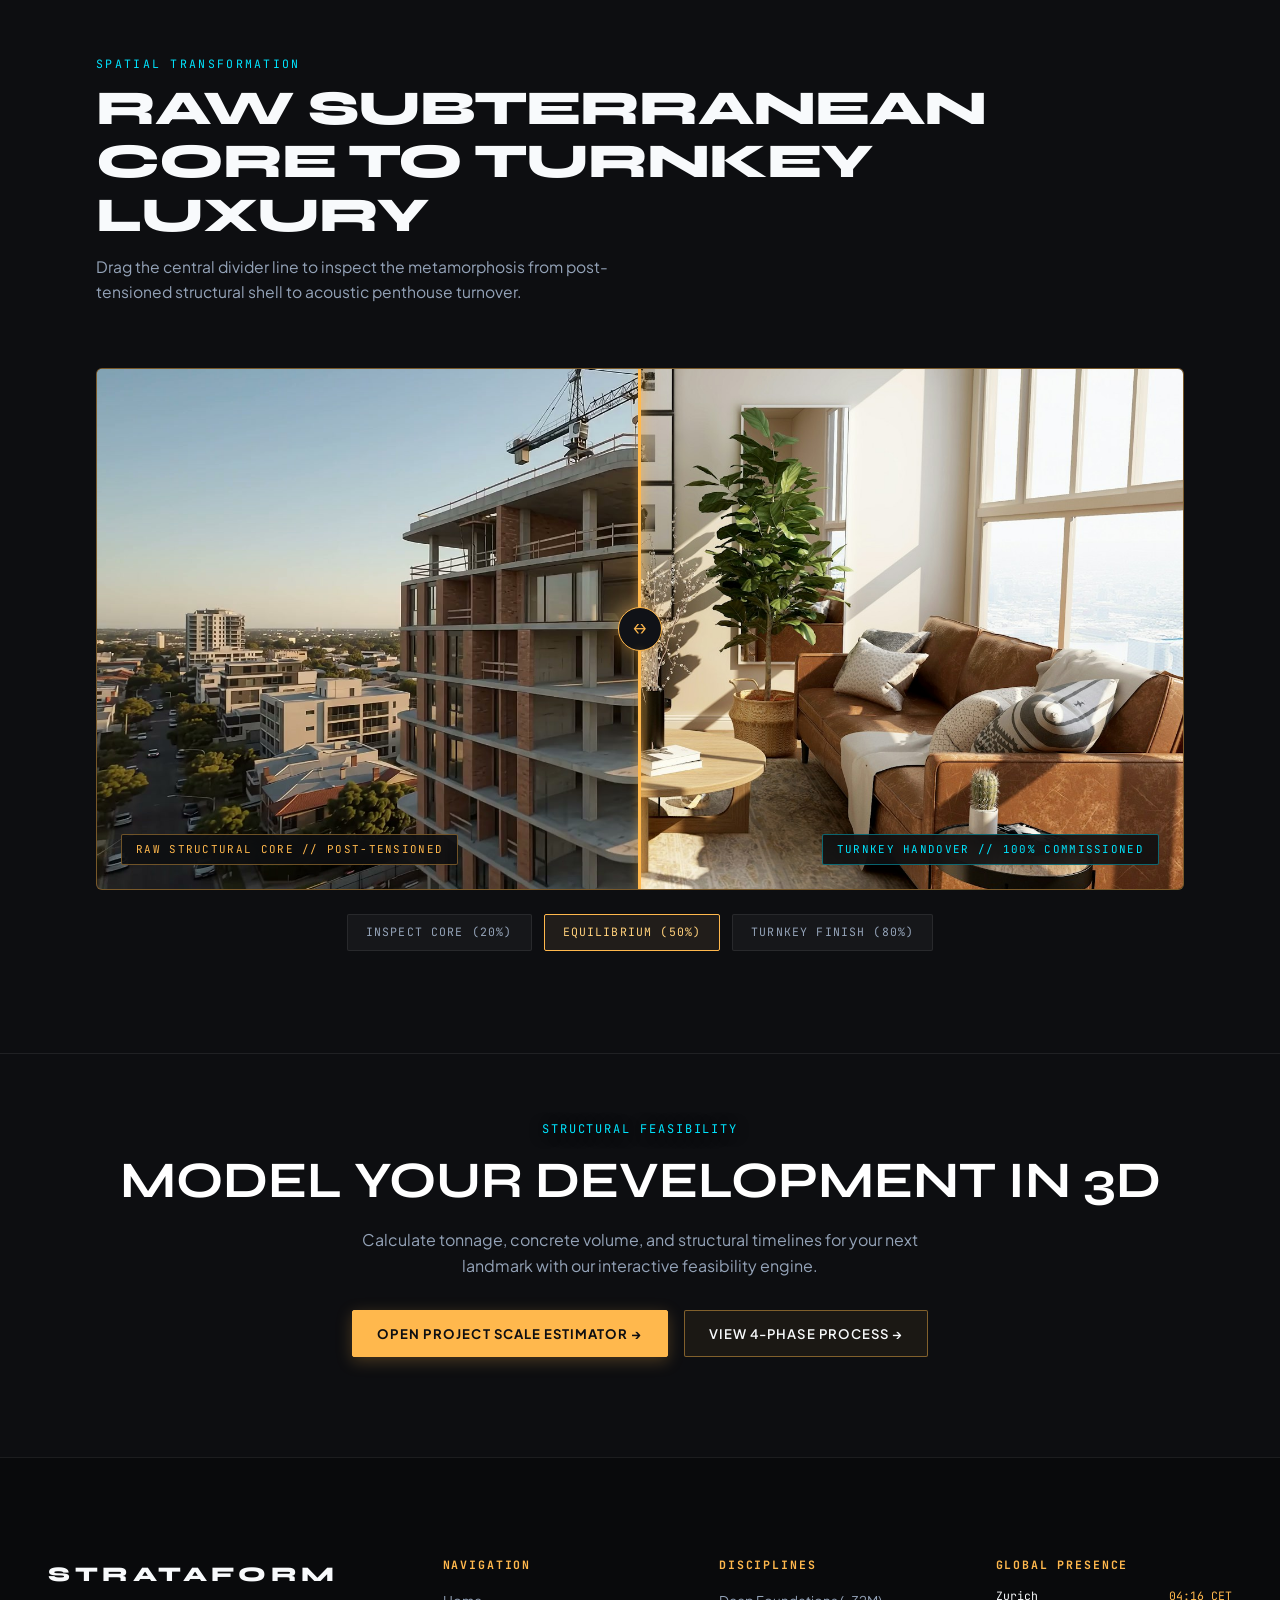
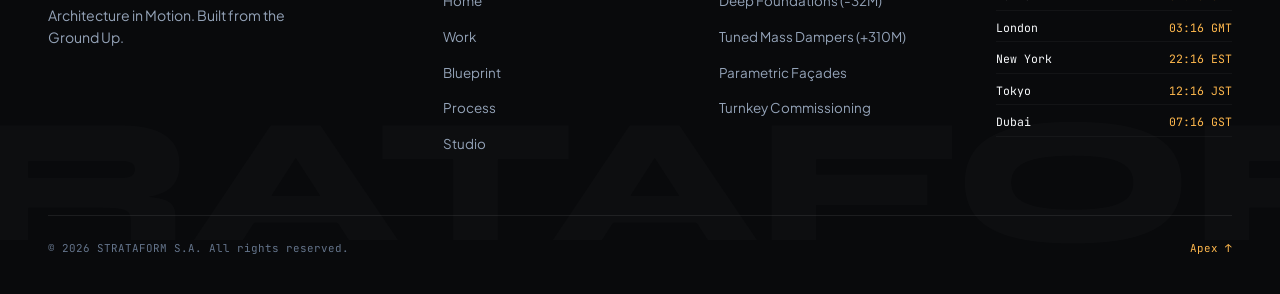
<file: blueprint.html>
<!DOCTYPE html>
<html lang="en">
<head>
  <meta charset="UTF-8">
  <meta name="viewport" content="width=device-width, initial-scale=1.0">
  <title>3D Structural Lab — STRATAFORM Engineering</title>
  <meta name="description" content="Interactive 3D structural engineering lab: explore wireframe skeletons, 450T tuned mass dampers, and parametric facade envelopes.">

  <!-- Google Fonts: Syne, Plus Jakarta Sans, JetBrains Mono -->
  <link rel="preconnect" href="https://fonts.googleapis.com">
  <link rel="preconnect" href="https://fonts.gstatic.com" crossorigin>
  <link href="https://fonts.googleapis.com/css2?family=JetBrains+Mono:wght@400;500;600;700&family=Plus+Jakarta+Sans:wght@300;400;500;600;700&family=Syne:wght@700;800;900&display=swap" rel="stylesheet">

  <link rel="stylesheet" href="./styles.css">
</head>
<body data-page="blueprint">

  <!-- Subtle Blueprint Grid Overlay -->
  <div class="blueprint-grid-overlay" aria-hidden="true"></div>

  <!-- Custom Precision Cursor Follower -->
  <div class="custom-cursor" id="custom-cursor" aria-hidden="true"></div>
  <div class="custom-cursor-follower" id="custom-cursor-follower" aria-hidden="true"></div>

  <!-- TOP NAVBAR -->
  <nav class="navbar" id="main-navbar">
    <div class="nav-scroll-indicator" id="nav-scroll-indicator"></div>

    <a href="index.html" class="brand-link">
      <svg class="brand-monogram" viewBox="0 0 48 48" fill="none" xmlns="http://www.w3.org/2000/svg" aria-label="STRATAFORM">
        <path class="logo-draw-path" d="M24 4L42 14.4V35.2L24 45.6L6 35.2V14.4L24 4Z" stroke="#FFB84D" stroke-width="1.8" stroke-linejoin="round"/>
        <path class="logo-draw-path" d="M24 4V45.6" stroke="#FFB84D" stroke-width="1.2"/>
        <path class="logo-draw-path" d="M6 14.4L24 24.8L42 14.4" stroke="#FFD07B" stroke-width="1.2"/>
        <path class="logo-draw-path" d="M24 24.8V45.6" stroke="#FF5A36" stroke-width="1.5"/>
      </svg>
      <span class="brand-name">STRATAFORM</span>
    </a>

    <!-- Top Menu Links -->
    <ul class="nav-menu" id="nav-menu">
      <li class="nav-item" data-nav="home"><a href="index.html" class="magnetic-btn">Home</a></li>
      <li class="nav-item" data-nav="work"><a href="work.html" class="magnetic-btn">Work</a></li>
      <li class="nav-item active" data-nav="blueprint"><a href="blueprint.html" class="magnetic-btn">Blueprint</a></li>
      <li class="nav-item" data-nav="process"><a href="process.html" class="magnetic-btn">Process</a></li>
      <li class="nav-item" data-nav="studio"><a href="studio.html" class="magnetic-btn">Studio</a></li>
    </ul>

    <div class="nav-actions">
      <a href="inquire.html" class="btn-inquire magnetic-btn">Inquire</a>
      <button class="mobile-nav-toggle" id="mobile-nav-toggle" aria-label="Toggle Navigation Menu">
        <span></span>
        <span></span>
        <span></span>
      </button>
    </div>
  </nav>

  <!-- Full-Screen Glass Mobile Menu Drawer -->
  <div class="mobile-nav-drawer" id="mobile-nav-drawer" aria-hidden="true" data-lenis-prevent>
    <div style="display: flex; justify-content: space-between; align-items: center; border-bottom: 1px solid rgba(255, 255, 255, 0.08); padding-bottom: 20px;">
      <span class="brand-name" style="font-size: 1.1rem; color: var(--accent-gold);">STRATAFORM</span>
      <span style="font-family: var(--font-mono); font-size: 0.72rem; color: var(--accent-cyan);">LAB // 03</span>
    </div>

    <ul class="mobile-nav-list">
      <li class="mobile-nav-item"><a href="index.html" class="mobile-nav-link" data-nav="home"><span>Home</span><span class="mobile-link-num">01</span></a></li>
      <li class="mobile-nav-item"><a href="work.html" class="mobile-nav-link" data-nav="work"><span>Work</span><span class="mobile-link-num">02</span></a></li>
      <li class="mobile-nav-item"><a href="blueprint.html" class="mobile-nav-link active" data-nav="blueprint"><span>Blueprint</span><span class="mobile-link-num">03</span></a></li>
      <li class="mobile-nav-item"><a href="process.html" class="mobile-nav-link" data-nav="process"><span>Process</span><span class="mobile-link-num">04</span></a></li>
      <li class="mobile-nav-item"><a href="studio.html" class="mobile-nav-link" data-nav="studio"><span>Studio</span><span class="mobile-link-num">05</span></a></li>
    </ul>

    <div class="mobile-drawer-footer">
      <a href="inquire.html" class="btn-primary" style="width: 100%;">Inquire for Consultation &rarr;</a>
      <div style="display: flex; justify-content: space-between; font-family: var(--font-mono); font-size: 0.7rem; color: var(--text-muted);">
        <span>ZURICH &bull; LONDON &bull; NYC</span>
        <span>&copy; 2026 STRATAFORM</span>
      </div>
    </div>
  </div>

  <!-- PAGE HERO -->
  <header class="page-hero">
    <div class="container">
      <div class="page-hero-breadcrumbs">
        <span>STRATAFORM</span>
        <span>/</span>
        <span>STRUCTURAL LAB</span>
        <span>/</span>
        <span style="color: var(--accent-cyan);">COMPUTATIONAL ENGINE</span>
      </div>
      <h1 class="page-hero-title">3D Structural Engineering Lab</h1>
      <p class="page-hero-subtitle">
        Direct telemetry, wind-load simulation, and multi-layer structural dissection of a 60-storey post-tensioned supertall tower.
      </p>

      <div class="page-hero-stats">
        <div class="hero-stat-badge">
          <span class="hero-stat-label">TUNED MASS DAMPER</span>
          <span class="hero-stat-val" style="color: var(--accent-cyan);">450 TONNES // LVL 54</span>
        </div>
        <div class="hero-stat-badge">
          <span class="hero-stat-label">MAX SWAY MITIGATION</span>
          <span class="hero-stat-val">-48% ACCELERATION</span>
        </div>
        <div class="hero-stat-badge">
          <span class="hero-stat-label">SEISMIC ISOLATION</span>
          <span class="hero-stat-val">CATEGORY IV RATED</span>
        </div>
      </div>
    </div>
  </header>

  <!-- 3D INTERACTIVE LAB VIEWPORT -->
  <main class="section-wrapper" id="blueprint-section" style="padding: 48px 0 80px;">
    <div class="container">

      <!-- Viewport Header -->
      <div class="section-header" style="margin-bottom: 24px;">
        <span class="section-overline" style="color: var(--accent-cyan);">TELEMETRY LAB // LIVE SIMULATION</span>
        <h2 class="section-title">The Apex Tower Structural Rig</h2>
        <p class="section-desc">Click and drag to rotate, toggle structural systems, and simulate extreme wind shears in real time.</p>
      </div>

      <!-- Main 3D Viewport Box -->
      <div class="blueprint-viewport-wrapper" style="height: clamp(540px, 70vh, 760px); border-radius: var(--radius-md); border: 1px solid var(--border-bronze); position: relative; overflow: hidden;">
        
        <!-- Three.js Canvas Container -->
        <div id="blueprint-canvas-container" class="blueprint-canvas-container"></div>

        <!-- Interactive Hotspot Pins (Clean Glowing Circular Badge Dots) -->
        <button class="blueprint-hotspot" id="hotspot-pin-0" style="display: none;" aria-label="Pin 01: Bedrock Piles">
          <span class="hotspot-pulse"></span>
          <span class="hotspot-num-badge">01</span>
        </button>

        <button class="blueprint-hotspot" id="hotspot-pin-1" style="display: none;" aria-label="Pin 02: Cantilever Truss">
          <span class="hotspot-pulse"></span>
          <span class="hotspot-num-badge">02</span>
        </button>

        <button class="blueprint-hotspot" id="hotspot-pin-2" style="display: none;" aria-label="Pin 03: Diagrid Nodes">
          <span class="hotspot-pulse"></span>
          <span class="hotspot-num-badge">03</span>
        </button>

        <button class="blueprint-hotspot" id="hotspot-pin-3" style="display: none;" aria-label="Pin 04: Summit TMD">
          <span class="hotspot-pulse"></span>
          <span class="hotspot-num-badge">04</span>
        </button>

        <!-- Hotspot Telemetry Drawer -->
        <div class="hotspot-drawer" id="hotspot-drawer" data-lenis-prevent>
          <button class="drawer-close-btn magnetic-btn" id="close-hotspot-drawer">&times;</button>
          <span class="corner-micro-label" id="hs-drawer-code">TEL-SEC // 04</span>
          <h3 class="font-display" id="hs-drawer-title" style="font-size: 1.25rem; margin-top: 6px; color: #FFF;">Summit Tuned Mass Damper</h3>
          <p style="font-size: 0.82rem; color: var(--text-secondary); margin-top: 10px; line-height: 1.6;" id="hs-drawer-desc">
            A 450-tonne pendular steel sphere suspended from the 54th floor ceiling via eight hydraulic viscous dampers, reducing summit sway accelerations by 48% during gale-force shears.
          </p>
          <div style="margin-top: 18px; border-top: 1px solid var(--border-subtle); padding-top: 14px; font-family: var(--font-mono); font-size: 0.72rem;">
            <div style="display: flex; justify-content: space-between; margin-bottom: 6px;"><span class="text-muted">OSCILLATION PERIOD:</span><strong style="color: var(--accent-cyan);">6.2 SECONDS</strong></div>
            <div style="display: flex; justify-content: space-between; margin-bottom: 6px;"><span class="text-muted">MAX DISPLACEMENT:</span><strong style="color: #FFF;">&plusmn;1,250 MM</strong></div>
            <div style="display: flex; justify-content: space-between;"><span class="text-muted">DAMPING RATIO:</span><strong style="color: var(--accent-gold);">14.5% CRITICAL</strong></div>
          </div>
        </div>

        <!-- Viewport Controls Overlay (Layer Toggles & Presets) -->
        <div class="blueprint-controls-bar" style="position: absolute; bottom: 20px; left: 20px; right: 20px; display: flex; justify-content: space-between; align-items: center; flex-wrap: wrap; gap: 12px; pointer-events: none; z-index: 10;">
          
          <!-- Layer Toggles -->
          <div class="layer-toggle-group" style="pointer-events: auto; display: flex; gap: 8px; flex-wrap: wrap; background: rgba(13, 14, 17, 0.75); backdrop-filter: blur(10px); padding: 6px; border-radius: var(--radius-sm); border: 1px solid rgba(255,255,255,0.08);">
            <button class="layer-btn active magnetic-btn" data-layer="all">All Layers</button>
            <button class="layer-btn magnetic-btn" data-layer="skeleton">Shear Core &amp; Slabs</button>
            <button class="layer-btn magnetic-btn" data-layer="mep">MEP Risers</button>
            <button class="layer-btn magnetic-btn" data-layer="massing">Parametric Envelopes</button>
          </div>

          <!-- Camera Presets -->
          <div class="preset-camera-group" style="pointer-events: auto; display: flex; gap: 8px; flex-wrap: wrap; background: rgba(13, 14, 17, 0.75); backdrop-filter: blur(10px); padding: 6px; border-radius: var(--radius-sm); border: 1px solid rgba(255,255,255,0.08);">
            <button class="preset-btn active magnetic-btn" data-preset="perspective">Perspective</button>
            <button class="preset-btn magnetic-btn" data-preset="foundation">Foundation -32M</button>
            <button class="preset-btn magnetic-btn" data-preset="cantilever">Cantilever +120M</button>
            <button class="preset-btn magnetic-btn" data-preset="tmd">TMD Crown +310M</button>
            <button class="preset-btn magnetic-btn" id="toggle-autorotate" style="color: var(--accent-gold); border-color: rgba(255,184,77,0.3);">Orbit: ON</button>
          </div>

        </div>

      </div>

    </div>
  </main>

  <!-- BEFORE / AFTER EVOLUTION SLIDER -->
  <section class="section-wrapper" id="comparison-section">
    <div class="container">
      <div class="section-header">
        <span class="section-overline" style="color: var(--accent-cyan);">SPATIAL TRANSFORMATION</span>
        <h2 class="section-title">Raw Subterranean Core to Turnkey Luxury</h2>
        <p class="section-desc">Drag the central divider line to inspect the metamorphosis from post-tensioned structural shell to acoustic penthouse turnover.</p>
      </div>

      <div class="comparison-slider-container" id="comparison-slider">
        <!-- After: Finished Luxury Penthouse -->
        <div class="slider-image-layer slider-after">
          <img src="./assets/interior-finished.jpg" alt="Turnkey Luxury Finished Penthouse" loading="lazy">
          <span class="slider-badge badge-after">TURNKEY HANDOVER // 100% COMMISSIONED</span>
        </div>

        <!-- Before: Raw Structural Core -->
        <div class="slider-image-layer slider-before" id="slider-before-layer">
          <img src="./assets/construction-raw.jpg" alt="Subterranean Foundation & Shear Core Construction" loading="lazy">
          <span class="slider-badge badge-before">RAW STRUCTURAL CORE // POST-TENSIONED</span>
        </div>

        <!-- Center Handle -->
        <div class="slider-handle" id="slider-handle">
          <div class="slider-handle-line"></div>
          <div class="slider-handle-button">
            <span>&harr;</span>
          </div>
          <div class="slider-handle-line"></div>
        </div>
      </div>

      <!-- Slider Presets -->
      <div class="slider-presets-bar">
        <button class="slider-preset-btn magnetic-btn" data-pos="20">Inspect Core (20%)</button>
        <button class="slider-preset-btn active magnetic-btn" data-pos="50">Equilibrium (50%)</button>
        <button class="slider-preset-btn magnetic-btn" data-pos="80">Turnkey Finish (80%)</button>
      </div>
    </div>
  </section>

  <!-- CTA BANNER -->
  <section class="section-wrapper" style="padding: 60px 0 100px; border-top: 1px solid var(--border-subtle);">
    <div class="container" style="text-align: center;">
      <span class="corner-micro-label" style="color: var(--accent-cyan);">STRUCTURAL FEASIBILITY</span>
      <h2 class="font-display" style="font-size: clamp(2rem, 4vw, 3.2rem); text-transform: uppercase; margin-top: 10px; color: #FFF;">
        Model Your Development in 3D
      </h2>
      <p style="color: var(--text-secondary); max-width: 600px; margin: 16px auto 32px;">
        Calculate tonnage, concrete volume, and structural timelines for your next landmark with our interactive feasibility engine.
      </p>
      <div style="display: flex; justify-content: center; gap: 16px; flex-wrap: wrap;">
        <a href="inquire.html" class="btn-primary magnetic-btn">Open Project Scale Estimator &rarr;</a>
        <a href="process.html" class="btn-secondary magnetic-btn">View 4-Phase Process &rarr;</a>
      </div>
    </div>
  </section>

  <!-- ARCHITECTURAL FOOTER -->
  <footer class="architectural-footer">
    <div class="footer-giant-watermark">STRATAFORM</div>
    <div class="container">
      <div class="footer-grid">
        <div>
          <span class="brand-name" style="font-size: 1.3rem;">STRATAFORM</span>
          <p class="footer-tagline">Architecture in Motion. Built from the Ground Up.</p>
        </div>
        <div>
          <h4 class="footer-col-title">Navigation</h4>
          <ul class="footer-links-list">
            <li><a href="index.html">Home</a></li>
            <li><a href="work.html">Work</a></li>
            <li><a href="blueprint.html">Blueprint</a></li>
            <li><a href="process.html">Process</a></li>
            <li><a href="studio.html">Studio</a></li>
          </ul>
        </div>
        <div>
          <h4 class="footer-col-title">Disciplines</h4>
          <ul class="footer-links-list">
            <li><a href="blueprint.html">Deep Foundations (-32M)</a></li>
            <li><a href="blueprint.html">Tuned Mass Dampers (+310M)</a></li>
            <li><a href="process.html">Parametric Façades</a></li>
            <li><a href="inquire.html">Turnkey Commissioning</a></li>
          </ul>
        </div>
        <div>
          <h4 class="footer-col-title">Global Presence</h4>
          <div class="office-clock-item"><span class="office-city">Zurich</span><span class="office-time" id="clock-zurich">--:--</span></div>
          <div class="office-clock-item"><span class="office-city">London</span><span class="office-time" id="clock-london">--:--</span></div>
          <div class="office-clock-item"><span class="office-city">New York</span><span class="office-time" id="clock-newyork">--:--</span></div>
          <div class="office-clock-item"><span class="office-city">Tokyo</span><span class="office-time" id="clock-tokyo">--:--</span></div>
          <div class="office-clock-item"><span class="office-city">Dubai</span><span class="office-time" id="clock-dubai">--:--</span></div>
        </div>
      </div>
      <div class="footer-bottom-bar">
        <span>&copy; 2026 STRATAFORM S.A. All rights reserved.</span>
        <button class="back-to-top-btn magnetic-btn" id="back-to-top-btn">Apex &uarr;</button>
      </div>
    </div>
  </footer>

  <!-- Local Zero-Latency Script Libraries -->
  <script src="./libs/lenis.min.js"></script>
  <script src="./libs/gsap.min.js"></script>
  <script src="./libs/ScrollTrigger.min.js"></script>
  <script src="./libs/three.min.js"></script>
  <script src="./libs/OrbitControls.js"></script>
  <script src="./app.js"></script>
</body>
</html>
</file>
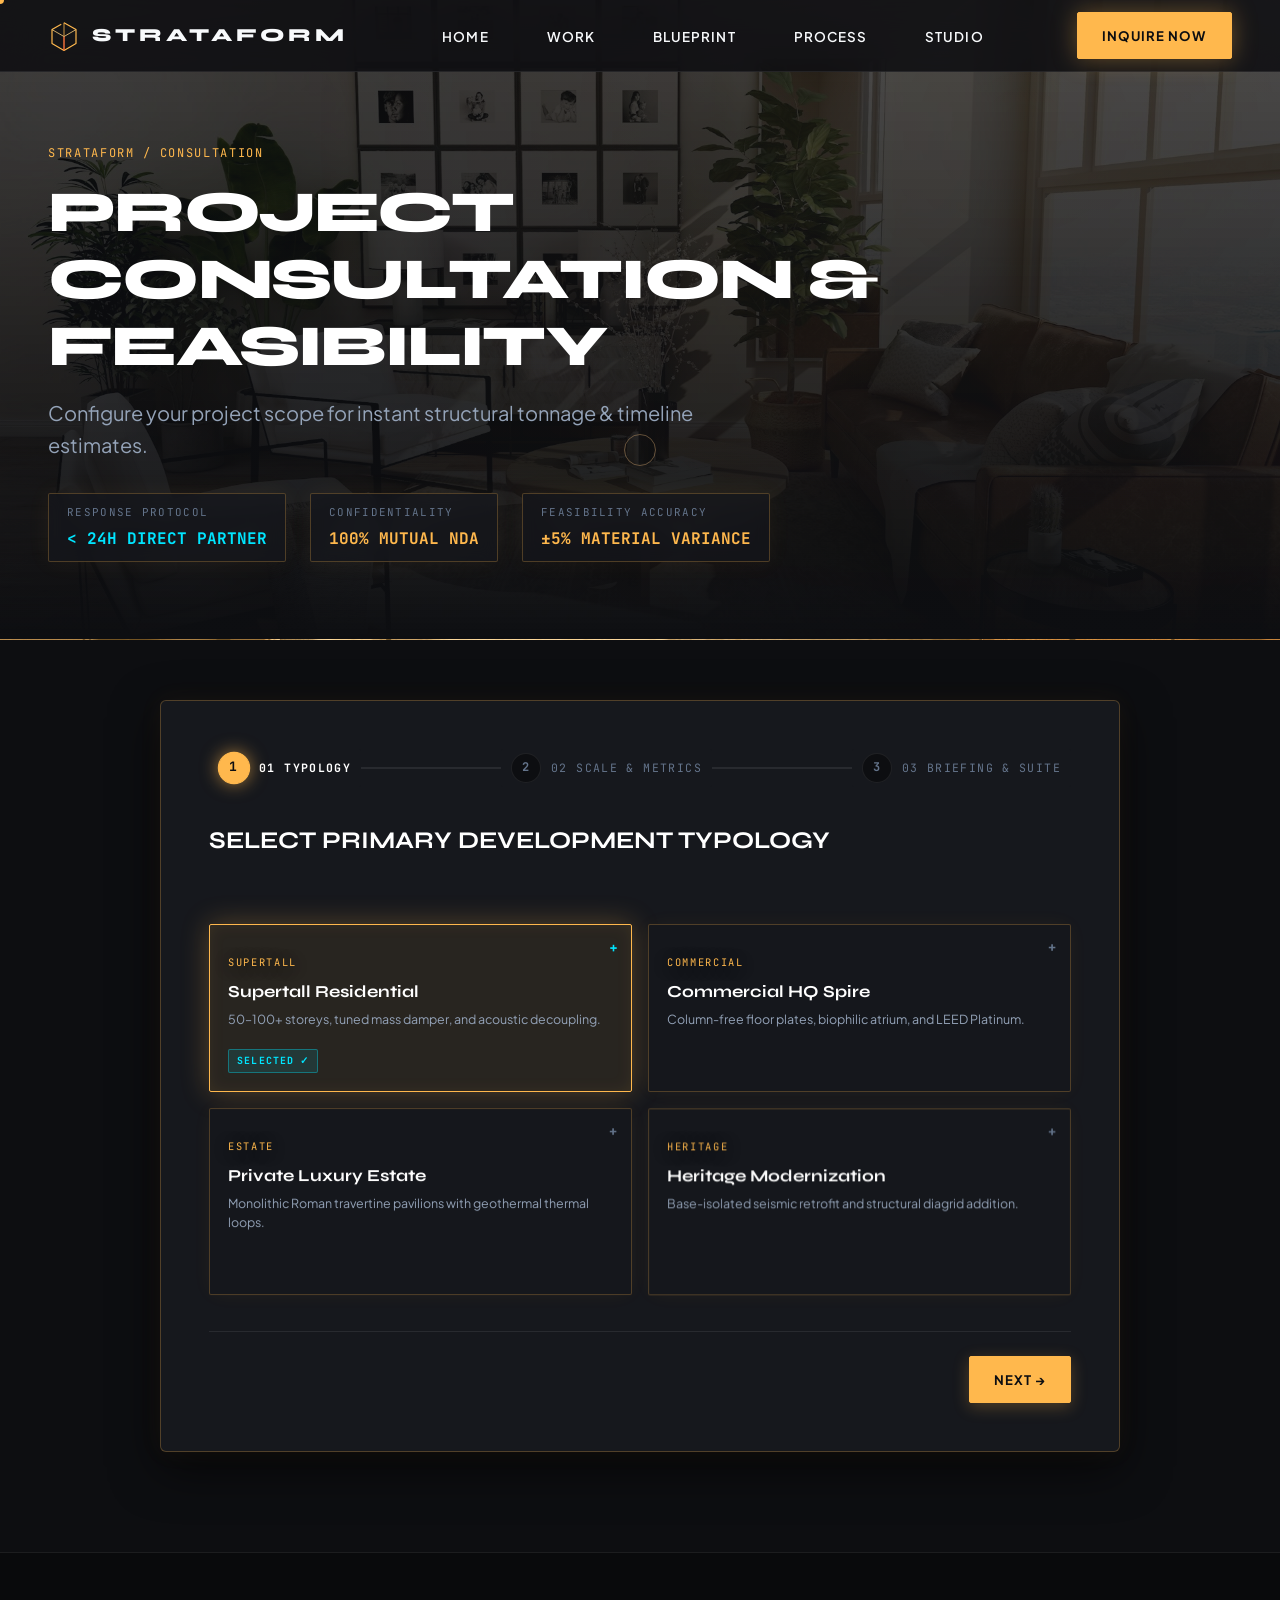
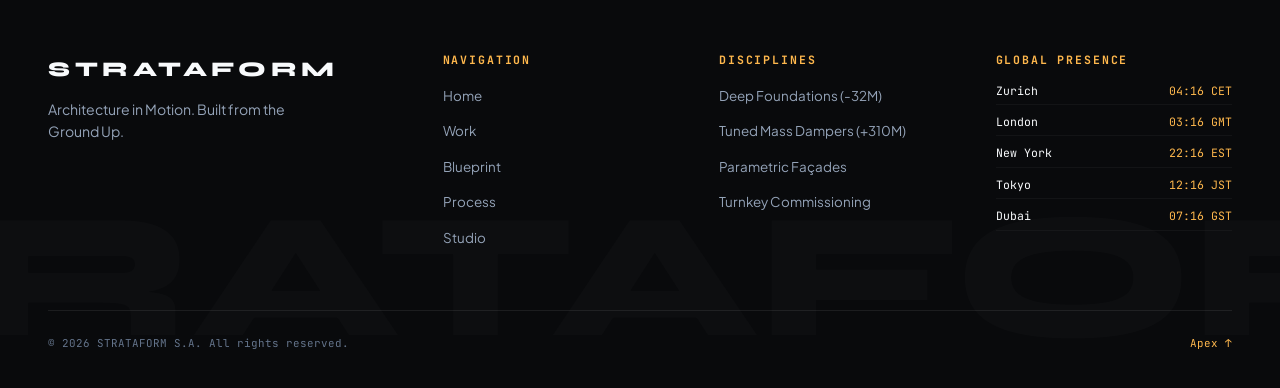
<file: inquire.html>
<!DOCTYPE html>
<html lang="en">
<head>
  <meta charset="UTF-8">
  <meta name="viewport" content="width=device-width, initial-scale=1.0">
  <title>Project Inquire &amp; Scale Estimator — STRATAFORM</title>
  <meta name="description" content="Calculate steel tonnage, concrete volume, and structural timelines for your next architectural landmark. Book a private consultation in Zurich, London, NYC, Tokyo, or Dubai.">

  <!-- Google Fonts: Syne, Plus Jakarta Sans, JetBrains Mono -->
  <link rel="preconnect" href="https://fonts.googleapis.com">
  <link rel="preconnect" href="https://fonts.gstatic.com" crossorigin>
  <link href="https://fonts.googleapis.com/css2?family=JetBrains+Mono:wght@400;500;600;700&family=Plus+Jakarta+Sans:wght@300;400;500;600;700&family=Syne:wght@700;800;900&display=swap" rel="stylesheet">

  <link rel="stylesheet" href="./styles.css">
</head>
<body data-page="inquire">

  <!-- Subtle Blueprint Grid Overlay -->
  <div class="blueprint-grid-overlay" aria-hidden="true"></div>

  <!-- Custom Precision Cursor Follower -->
  <div class="custom-cursor" id="custom-cursor" aria-hidden="true"></div>
  <div class="custom-cursor-follower" id="custom-cursor-follower" aria-hidden="true"></div>

  <!-- TOP NAVBAR -->
  <nav class="navbar" id="main-navbar">
    <div class="nav-scroll-indicator" id="nav-scroll-indicator"></div>

    <a href="index.html" class="brand-link">
      <svg class="brand-monogram" viewBox="0 0 48 48" fill="none" xmlns="http://www.w3.org/2000/svg" aria-label="STRATAFORM">
        <path class="logo-draw-path" d="M24 4L42 14.4V35.2L24 45.6L6 35.2V14.4L24 4Z" stroke="#FFB84D" stroke-width="1.8" stroke-linejoin="round"/>
        <path class="logo-draw-path" d="M24 4V45.6" stroke="#FFB84D" stroke-width="1.2"/>
        <path class="logo-draw-path" d="M6 14.4L24 24.8L42 14.4" stroke="#FFD07B" stroke-width="1.2"/>
        <path class="logo-draw-path" d="M24 24.8V45.6" stroke="#FF5A36" stroke-width="1.5"/>
      </svg>
      <span class="brand-name">STRATAFORM</span>
    </a>

    <!-- Top Menu Links -->
    <ul class="nav-menu" id="nav-menu">
      <li class="nav-item" data-nav="home"><a href="index.html" class="magnetic-btn">Home</a></li>
      <li class="nav-item" data-nav="work"><a href="work.html" class="magnetic-btn">Work</a></li>
      <li class="nav-item" data-nav="blueprint"><a href="blueprint.html" class="magnetic-btn">Blueprint</a></li>
      <li class="nav-item" data-nav="process"><a href="process.html" class="magnetic-btn">Process</a></li>
      <li class="nav-item" data-nav="studio"><a href="studio.html" class="magnetic-btn">Studio</a></li>
    </ul>

    <div class="nav-actions">
      <a href="inquire.html" class="btn-primary btn-inquire magnetic-btn" style="box-shadow: var(--glow-gold);">Inquire Now</a>
      <button class="mobile-nav-toggle" id="mobile-nav-toggle" aria-label="Toggle Navigation Menu">
        <span></span>
        <span></span>
        <span></span>
      </button>
    </div>
  </nav>

  <!-- Full-Screen Glass Mobile Menu Drawer -->
  <div class="mobile-nav-drawer" id="mobile-nav-drawer" aria-hidden="true" data-lenis-prevent>
    <div style="display: flex; justify-content: space-between; align-items: center; border-bottom: 1px solid rgba(255, 255, 255, 0.08); padding-bottom: 20px;">
      <span class="brand-name" style="font-size: 1.1rem; color: var(--accent-gold);">STRATAFORM</span>
      <span style="font-family: var(--font-mono); font-size: 0.72rem; color: var(--accent-cyan);">CONSULTATION</span>
    </div>

    <ul class="mobile-nav-list">
      <li class="mobile-nav-item"><a href="index.html" class="mobile-nav-link" data-nav="home"><span>Home</span><span class="mobile-link-num">01</span></a></li>
      <li class="mobile-nav-item"><a href="work.html" class="mobile-nav-link" data-nav="work"><span>Work</span><span class="mobile-link-num">02</span></a></li>
      <li class="mobile-nav-item"><a href="blueprint.html" class="mobile-nav-link" data-nav="blueprint"><span>Blueprint</span><span class="mobile-link-num">03</span></a></li>
      <li class="mobile-nav-item"><a href="process.html" class="mobile-nav-link" data-nav="process"><span>Process</span><span class="mobile-link-num">04</span></a></li>
      <li class="mobile-nav-item"><a href="studio.html" class="mobile-nav-link" data-nav="studio"><span>Studio</span><span class="mobile-link-num">05</span></a></li>
    </ul>

    <div class="mobile-drawer-footer">
      <a href="inquire.html" class="btn-primary" style="width: 100%;">Inquire for Consultation &rarr;</a>
      <div style="display: flex; justify-content: space-between; font-family: var(--font-mono); font-size: 0.7rem; color: var(--text-muted);">
        <span>ZURICH &bull; LONDON &bull; NYC</span>
        <span>&copy; 2026 STRATAFORM</span>
      </div>
    </div>
  </div>

  <!-- PAGE HERO -->
  <header class="page-hero">
    <div class="container">
      <div class="page-hero-breadcrumbs">
        <span>STRATAFORM</span>
        <span>/</span>
        <span style="color: var(--accent-gold);">CONSULTATION</span>
      </div>
      <h1 class="page-hero-title">Project Consultation &amp; Feasibility</h1>
      <p class="page-hero-subtitle">
        Configure your project scope for instant structural tonnage &amp; timeline estimates.
      </p>

      <div class="page-hero-stats">
        <div class="hero-stat-badge">
          <span class="hero-stat-label">RESPONSE PROTOCOL</span>
          <span class="hero-stat-val" style="color: var(--accent-cyan);">&lt; 24H DIRECT PARTNER</span>
        </div>
        <div class="hero-stat-badge">
          <span class="hero-stat-label">CONFIDENTIALITY</span>
          <span class="hero-stat-val">100% MUTUAL NDA</span>
        </div>
        <div class="hero-stat-badge">
          <span class="hero-stat-label">FEASIBILITY ACCURACY</span>
          <span class="hero-stat-val" style="color: var(--accent-gold);">&plusmn;5% MATERIAL VARIANCE</span>
        </div>
      </div>
    </div>
  </header>

  <!-- INTERACTIVE ESTIMATOR CONTAINER -->
  <main class="section-wrapper" style="padding: 60px 0 100px;">
    <div class="container">

      <div class="estimator-page-container" id="estimator-page-form">
        
        <!-- Step Breadcrumbs with Continuous Progress Line -->
        <div class="estimator-steps-breadcrumb" style="margin-bottom: 40px; position: relative;">
          <div class="steps-progress-track">
            <div class="steps-progress-fill" id="steps-progress-fill"></div>
          </div>
          <div class="step-indicator active" id="step-ind-1">
            <span class="step-num">1</span>
            <span class="step-label"><span class="step-lbl-full">01 TYPOLOGY</span><span class="step-lbl-compact">01 Typology</span></span>
          </div>
          <div class="step-indicator" id="step-ind-2">
            <span class="step-num">2</span>
            <span class="step-label"><span class="step-lbl-full">02 SCALE &amp; METRICS</span><span class="step-lbl-compact">02 Scale</span></span>
          </div>
          <div class="step-indicator" id="step-ind-3">
            <span class="step-num">3</span>
            <span class="step-label"><span class="step-lbl-full">03 BRIEFING &amp; SUITE</span><span class="step-lbl-compact">03 Briefing</span></span>
          </div>
        </div>

        <!-- FORM CONTENT -->
        <form id="inquiry-form" onsubmit="event.preventDefault();">

          <!-- STEP 1: TYPOLOGY -->
          <div class="estimator-step-content active" id="step-content-1">
            <h2 class="font-display" style="font-size: 1.5rem; color: #FFF; text-transform: uppercase; margin-bottom: 24px;">Select Primary Development Typology</h2>

            <div class="typology-options typology-grid">
              <!-- Card 1 -->
              <div class="typology-card selected" data-type="Residential Tower" data-factor="1.2">
                <span class="typology-crosshair">+</span>
                <div class="typology-card-spotlight"></div>
                <div>
                  <span class="corner-micro-label" style="font-size: 0.65rem; color: var(--accent-gold);">SUPERTALL</span>
                  <h4 class="typology-title" style="margin: 8px 0;">Supertall Residential</h4>
                  <p class="typology-desc">50–100+ storeys, tuned mass damper, and acoustic decoupling.</p>
                </div>
                <div class="typology-badge-selected">SELECTED <span class="check-mark">&#10003;</span></div>
              </div>

              <!-- Card 2 -->
              <div class="typology-card" data-type="Commercial HQ" data-factor="1.1">
                <span class="typology-crosshair">+</span>
                <div class="typology-card-spotlight"></div>
                <div>
                  <span class="corner-micro-label" style="font-size: 0.65rem; color: var(--accent-gold);">COMMERCIAL</span>
                  <h4 class="typology-title" style="margin: 8px 0;">Commercial HQ Spire</h4>
                  <p class="typology-desc">Column-free floor plates, biophilic atrium, and LEED Platinum.</p>
                </div>
                <div class="typology-badge-selected">SELECTED <span class="check-mark">&#10003;</span></div>
              </div>

              <!-- Card 3 -->
              <div class="typology-card" data-type="Private Estate" data-factor="1.35">
                <span class="typology-crosshair">+</span>
                <div class="typology-card-spotlight"></div>
                <div>
                  <span class="corner-micro-label" style="font-size: 0.65rem; color: var(--accent-gold);">ESTATE</span>
                  <h4 class="typology-title" style="margin: 8px 0;">Private Luxury Estate</h4>
                  <p class="typology-desc">Monolithic Roman travertine pavilions with geothermal thermal loops.</p>
                </div>
                <div class="typology-badge-selected">SELECTED <span class="check-mark">&#10003;</span></div>
              </div>

              <!-- Card 4 -->
              <div class="typology-card" data-type="Adaptive Transformation" data-factor="1.15">
                <span class="typology-crosshair">+</span>
                <div class="typology-card-spotlight"></div>
                <div>
                  <span class="corner-micro-label" style="font-size: 0.65rem; color: var(--accent-gold);">HERITAGE</span>
                  <h4 class="typology-title" style="margin: 8px 0;">Heritage Modernization</h4>
                  <p class="typology-desc">Base-isolated seismic retrofit and structural diagrid addition.</p>
                </div>
                <div class="typology-badge-selected">SELECTED <span class="check-mark">&#10003;</span></div>
              </div>
            </div>
          </div>

          <!-- STEP 2: SCALE & METRICS -->
          <div class="estimator-step-content" id="step-content-2">
            <h2 class="font-display" style="font-size: 1.5rem; color: #FFF; text-transform: uppercase;">Configure Scale &amp; Engineering Scope</h2>

            <div style="margin-top: 28px;">
              <div class="slider-group">
                <div style="display: flex; justify-content: space-between; font-family: var(--font-mono); font-size: 0.78rem; margin-bottom: 8px;">
                  <span style="color: var(--text-secondary);">GROSS FLOOR AREA (GFA)</span>
                  <span style="color: var(--accent-gold); font-weight: 700;" id="val-sqft">250,000 SQ. FT.</span>
                </div>
                <input type="range" class="range-input" id="input-sqft" min="50000" max="1500000" step="25000" value="250000">
              </div>

              <div class="slider-group" style="margin-top: 24px;">
                <div style="display: flex; justify-content: space-between; font-family: var(--font-mono); font-size: 0.78rem; margin-bottom: 8px;">
                  <span style="color: var(--text-secondary);">BUILDING HEIGHT &amp; STOREYS</span>
                  <span style="color: var(--accent-gold); font-weight: 700;" id="val-storeys">48 STOREYS</span>
                </div>
                <input type="range" class="range-input" id="input-storeys" min="5" max="100" step="1" value="48">
              </div>

              <!-- Real-Time Calculation Card -->
              <div class="calc-display-card">
                <div class="calc-display-grid estimator-metrics-grid">
                  <div class="calc-item">
                    <span class="calc-item-label">EST. STRUCTURAL STEEL</span>
                    <strong class="calc-item-val" id="calc-steel">8,400 Tonnes</strong>
                    <div class="calc-metric-bar"><div class="calc-bar-fill" id="bar-steel" style="width: 38%;"></div></div>
                  </div>
                  <div class="calc-item">
                    <span class="calc-item-label">HIGH-STRENGTH CONCRETE</span>
                    <strong class="calc-item-val" id="calc-concrete">22,500 m³</strong>
                    <div class="calc-metric-bar"><div class="calc-bar-fill" id="bar-concrete" style="width: 32%;"></div></div>
                  </div>
                  <div class="calc-item">
                    <span class="calc-item-label">EST. EXECUTION TIMELINE</span>
                    <strong class="calc-item-val highlight" id="calc-timeline">26 - 30 Months</strong>
                    <div class="calc-metric-bar"><div class="calc-bar-fill" id="bar-timeline" style="width: 50%;"></div></div>
                  </div>
                  <div class="calc-item">
                    <span class="calc-item-label">ENGINEERING FEASIBILITY</span>
                    <strong class="calc-item-val gold" id="calc-tier">Tier 1 Landmark</strong>
                    <div class="calc-metric-bar"><div class="calc-bar-fill" id="bar-tier" style="width: 70%;"></div></div>
                  </div>
                </div>
              </div>
            </div>
          </div>

          <!-- STEP 3: BRIEFING & CONTACT -->
          <div class="estimator-step-content" id="step-content-3">
            <h2 class="font-display" style="font-size: 1.5rem; color: #FFF; text-transform: uppercase; margin-bottom: 24px;">Principal Contact &amp; Consultation Suite</h2>

            <div class="inquiry-form-grid">
              <div class="form-group">
                <label class="form-label" style="font-family: var(--font-mono); font-size: 0.72rem; color: var(--accent-gold); display: block; margin-bottom: 6px;">PRINCIPAL FULL NAME *</label>
                <input type="text" class="form-input" id="client-name" placeholder="Name &amp; Executive Title" required style="width: 100%; background: #0D0E11; border: 1px solid var(--border-subtle); color: #FFF; padding: 12px; border-radius: var(--radius-sm); font-family: var(--font-body);">
              </div>

              <div class="form-group">
                <label class="form-label" style="font-family: var(--font-mono); font-size: 0.72rem; color: var(--accent-gold); display: block; margin-bottom: 6px;">ORGANIZATION / OFFICE *</label>
                <input type="text" class="form-input" id="client-org" placeholder="Family Office / Developer" required style="width: 100%; background: #0D0E11; border: 1px solid var(--border-subtle); color: #FFF; padding: 12px; border-radius: var(--radius-sm); font-family: var(--font-body);">
              </div>

              <div class="form-group">
                <label class="form-label" style="font-family: var(--font-mono); font-size: 0.72rem; color: var(--accent-gold); display: block; margin-bottom: 6px;">CONFIDENTIAL EMAIL *</label>
                <input type="email" class="form-input" id="client-email" placeholder="principal@office.com" required style="width: 100%; background: #0D0E11; border: 1px solid var(--border-subtle); color: #FFF; padding: 12px; border-radius: var(--radius-sm); font-family: var(--font-body);">
              </div>

              <div class="form-group">
                <label class="form-label" style="font-family: var(--font-mono); font-size: 0.72rem; color: var(--accent-gold); display: block; margin-bottom: 6px;">PREFERRED CONSULTATION SUITE</label>
                <select class="form-select" id="client-location" style="width: 100%; background: #0D0E11; border: 1px solid var(--border-subtle); color: #FFF; padding: 12px; border-radius: var(--radius-sm); font-family: var(--font-body);">
                  <option value="Zurich HQ (Bahnhofstrasse)">Zurich HQ (Bahnhofstrasse)</option>
                  <option value="London (Mayfair Suite)">London (Mayfair Suite)</option>
                  <option value="New York (Hudson Yards Suite)">New York (Hudson Yards Suite)</option>
                  <option value="Tokyo (Roppongi Hills)">Tokyo (Roppongi Hills)</option>
                  <option value="Dubai (DIFC Suite)">Dubai (DIFC Suite)</option>
                </select>
              </div>
            </div>

            <div class="form-group" style="margin-top: 20px;">
              <label class="form-label" style="font-family: var(--font-mono); font-size: 0.72rem; color: var(--accent-gold); display: block; margin-bottom: 6px;">PROJECT OBJECTIVES &amp; GEOGRAPHIC SITE</label>
              <textarea class="form-input" id="client-notes" rows="4" placeholder="Specify proposed site location, target commissioning date, and any special structural constraints..." style="width: 100%; background: #0D0E11; border: 1px solid var(--border-subtle); color: #FFF; padding: 12px; border-radius: var(--radius-sm); font-family: var(--font-body); resize: vertical;"></textarea>
            </div>
          </div>

          <!-- ANIMATED ARCHITECTURAL DOSSIER CONFIRMATION CARD -->
          <div class="inquiry-success-message" id="inquiry-success-box">
            <!-- Animated Architectural Seal & Self-Drawing Checkmark -->
            <div class="dossier-seal-wrap">
              <svg class="dossier-seal-svg" viewBox="0 0 100 100" fill="none" xmlns="http://www.w3.org/2000/svg">
                <circle cx="50" cy="50" r="46" stroke="#FFB84D" stroke-width="1.6" stroke-dasharray="300" stroke-dashoffset="300" class="seal-draw-circle"/>
                <circle cx="50" cy="50" r="38" stroke="#00E5FF" stroke-width="1" stroke-dasharray="4 4" stroke-opacity="0.6"/>
                <line x1="50" y1="6" x2="50" y2="16" stroke="#FFB84D" stroke-width="1.5"/>
                <line x1="50" y1="84" x2="50" y2="94" stroke="#FFB84D" stroke-width="1.5"/>
                <line x1="6" y1="50" x2="16" y2="50" stroke="#FFB84D" stroke-width="1.5"/>
                <line x1="84" y1="50" x2="94" y2="50" stroke="#FFB84D" stroke-width="1.5"/>
                <path d="M32 52L44 64L68 36" stroke="#00E5FF" stroke-width="3.5" stroke-linecap="round" stroke-linejoin="round" stroke-dasharray="60" stroke-dashoffset="60" class="seal-draw-check"/>
              </svg>
            </div>

            <div class="dossier-confirm-header">
              <span class="corner-micro-label" style="color: var(--accent-cyan); letter-spacing: 0.2em;">COMMISSION DOSSIER ENCRYPTED // REGISTERED</span>
              <h2 class="font-display" style="font-size: clamp(1.8rem, 4vw, 2.4rem); color: #FFF; text-transform: uppercase; margin-top: 8px;">Consultation Briefing Transmitted</h2>
              <p style="color: var(--text-secondary); max-width: 580px; font-size: 0.95rem; line-height: 1.6; margin-top: 8px;">
                Your architectural parameters have been compiled into an official project brief and dispatched directly to the Executive Partner of STRATAFORM.
              </p>
            </div>

            <!-- Staggered Project Dossier Card -->
            <div class="dossier-summary-card">
              <div class="dossier-row-top">
                <div>
                  <span class="dossier-label">TRANSMISSION REFERENCE</span>
                  <div class="dossier-ref-code" id="submission-ref">STF-2026-8849</div>
                </div>
                <button type="button" class="btn-copy-ref magnetic-btn" id="btn-copy-ref">
                  <span id="copy-ref-text">Copy Ref Code</span>
                </button>
              </div>

              <div class="dossier-grid">
                <div class="dossier-metric">
                  <span class="dossier-label">ASSIGNED STUDIO LEAD</span>
                  <strong class="dossier-val" style="color: #FFF;">Dr. Elena Vance</strong>
                  <span class="dossier-sub">Partner, Structural Systems</span>
                </div>
                <div class="dossier-metric">
                  <span class="dossier-label">CONSULTATION SUITE</span>
                  <strong class="dossier-val" id="dossier-location" style="color: var(--accent-gold);">Zurich HQ</strong>
                  <span class="dossier-sub">Executive Private Suite</span>
                </div>
                <div class="dossier-metric">
                  <span class="dossier-label">SELECTED TYPOLOGY</span>
                  <strong class="dossier-val" id="dossier-typology" style="color: #FFF;">Supertall Residential</strong>
                  <span class="dossier-sub" id="dossier-scope">250,000 SQ. FT. // 48 STOREYS</span>
                </div>
                <div class="dossier-metric">
                  <span class="dossier-label">PRIORITY REVIEW WINDOW</span>
                  <strong class="dossier-val" style="color: var(--accent-cyan);">&lt; 4 Business Hours</strong>
                  <span class="dossier-sub">Direct Partner Outreach</span>
                </div>
              </div>
            </div>

            <!-- Action Buttons -->
            <div class="dossier-actions-bar">
              <button type="button" class="btn-primary magnetic-btn" id="btn-copy-brief">
                <span id="btn-copy-brief-label">Copy Technical Dossier Brief &rarr;</span>
              </button>
              <button type="button" class="btn-secondary magnetic-btn" id="btn-download-brief">Download Project Spec</button>
              <a href="index.html" class="btn-secondary magnetic-btn">&larr; Return to Home</a>
            </div>
          </div>

          <!-- NAVIGATION ACTIONS -->
          <div class="estimator-page-nav" id="estimator-nav-actions">
            <button type="button" class="btn-secondary magnetic-btn" id="btn-step-prev" style="visibility: hidden;">&larr; Back</button>
            <button type="button" class="btn-primary magnetic-btn" id="btn-step-next">
              <span id="next-label">Next &rarr;</span>
            </button>
          </div>

        </form>

      </div>

    </div>
  </main>

  <!-- ARCHITECTURAL FOOTER -->
  <footer class="architectural-footer">
    <div class="footer-giant-watermark">STRATAFORM</div>
    <div class="container">
      <div class="footer-grid">
        <div>
          <span class="brand-name" style="font-size: 1.3rem;">STRATAFORM</span>
          <p class="footer-tagline">Architecture in Motion. Built from the Ground Up.</p>
        </div>
        <div>
          <h4 class="footer-col-title">Navigation</h4>
          <ul class="footer-links-list">
            <li><a href="index.html">Home</a></li>
            <li><a href="work.html">Work</a></li>
            <li><a href="blueprint.html">Blueprint</a></li>
            <li><a href="process.html">Process</a></li>
            <li><a href="studio.html">Studio</a></li>
          </ul>
        </div>
        <div>
          <h4 class="footer-col-title">Disciplines</h4>
          <ul class="footer-links-list">
            <li><a href="blueprint.html">Deep Foundations (-32M)</a></li>
            <li><a href="blueprint.html">Tuned Mass Dampers (+310M)</a></li>
            <li><a href="process.html">Parametric Façades</a></li>
            <li><a href="inquire.html">Turnkey Commissioning</a></li>
          </ul>
        </div>
        <div>
          <h4 class="footer-col-title">Global Presence</h4>
          <div class="office-clock-item"><span class="office-city">Zurich</span><span class="office-time" id="clock-zurich">--:--</span></div>
          <div class="office-clock-item"><span class="office-city">London</span><span class="office-time" id="clock-london">--:--</span></div>
          <div class="office-clock-item"><span class="office-city">New York</span><span class="office-time" id="clock-newyork">--:--</span></div>
          <div class="office-clock-item"><span class="office-city">Tokyo</span><span class="office-time" id="clock-tokyo">--:--</span></div>
          <div class="office-clock-item"><span class="office-city">Dubai</span><span class="office-time" id="clock-dubai">--:--</span></div>
        </div>
      </div>
      <div class="footer-bottom-bar">
        <span>&copy; 2026 STRATAFORM S.A. All rights reserved.</span>
        <button class="back-to-top-btn magnetic-btn" id="back-to-top-btn">Apex &uarr;</button>
      </div>
    </div>
  </footer>

  <!-- Local Zero-Latency Script Libraries -->
  <script src="./libs/lenis.min.js"></script>
  <script src="./libs/gsap.min.js"></script>
  <script src="./libs/ScrollTrigger.min.js"></script>
  <script src="./app.js"></script>
</body>
</html>
</file>
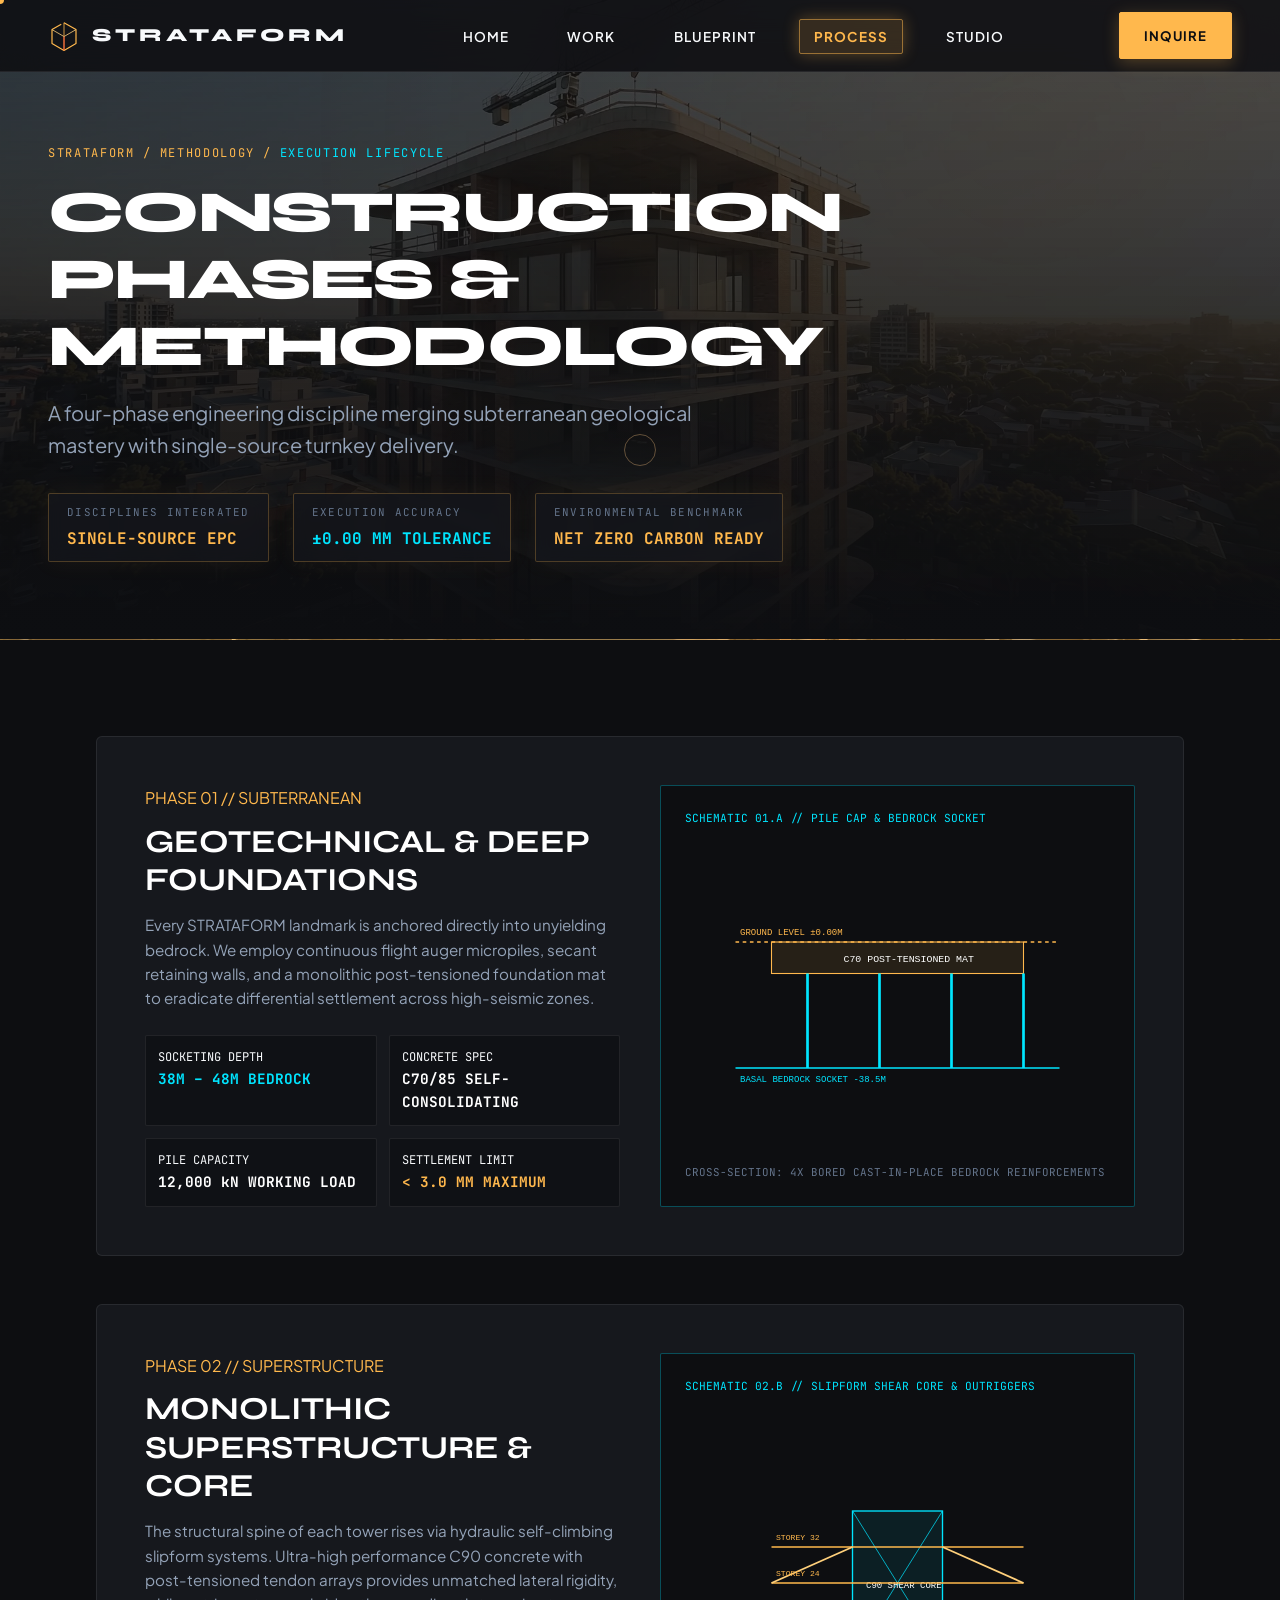
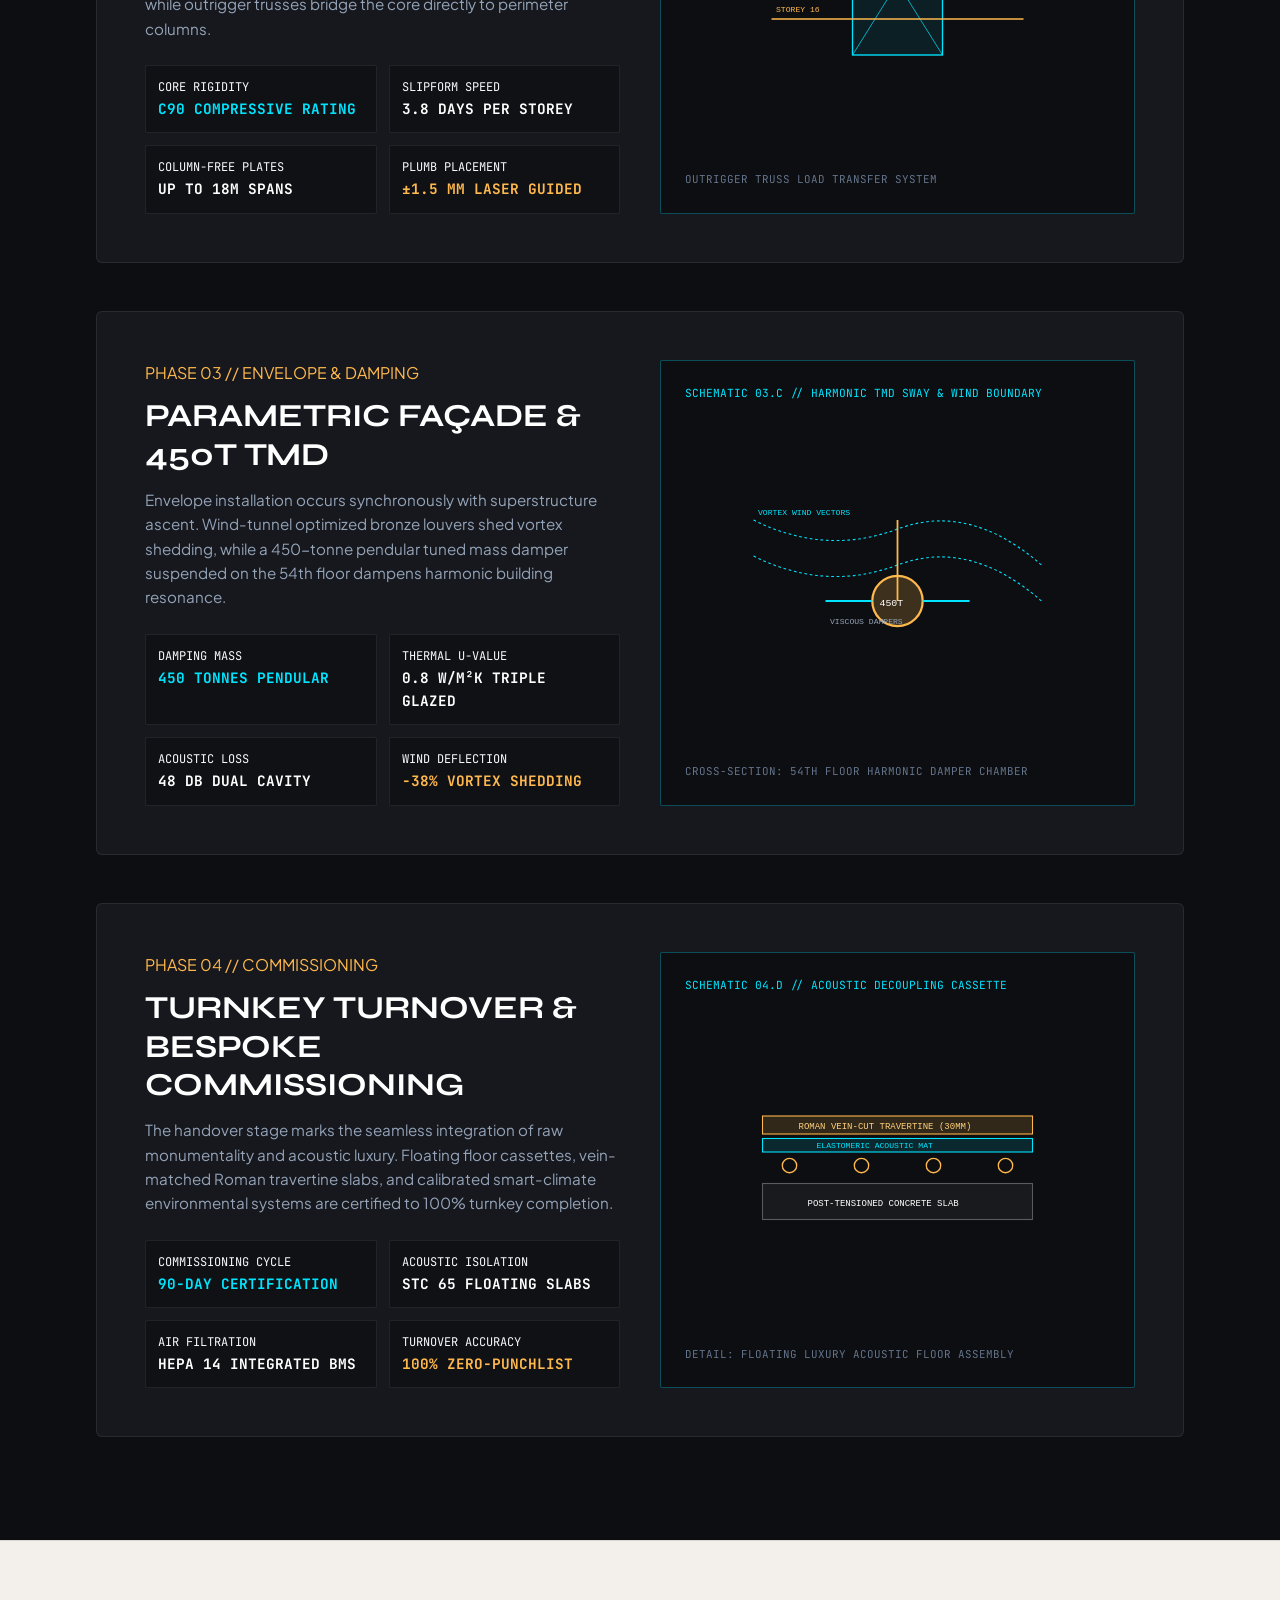
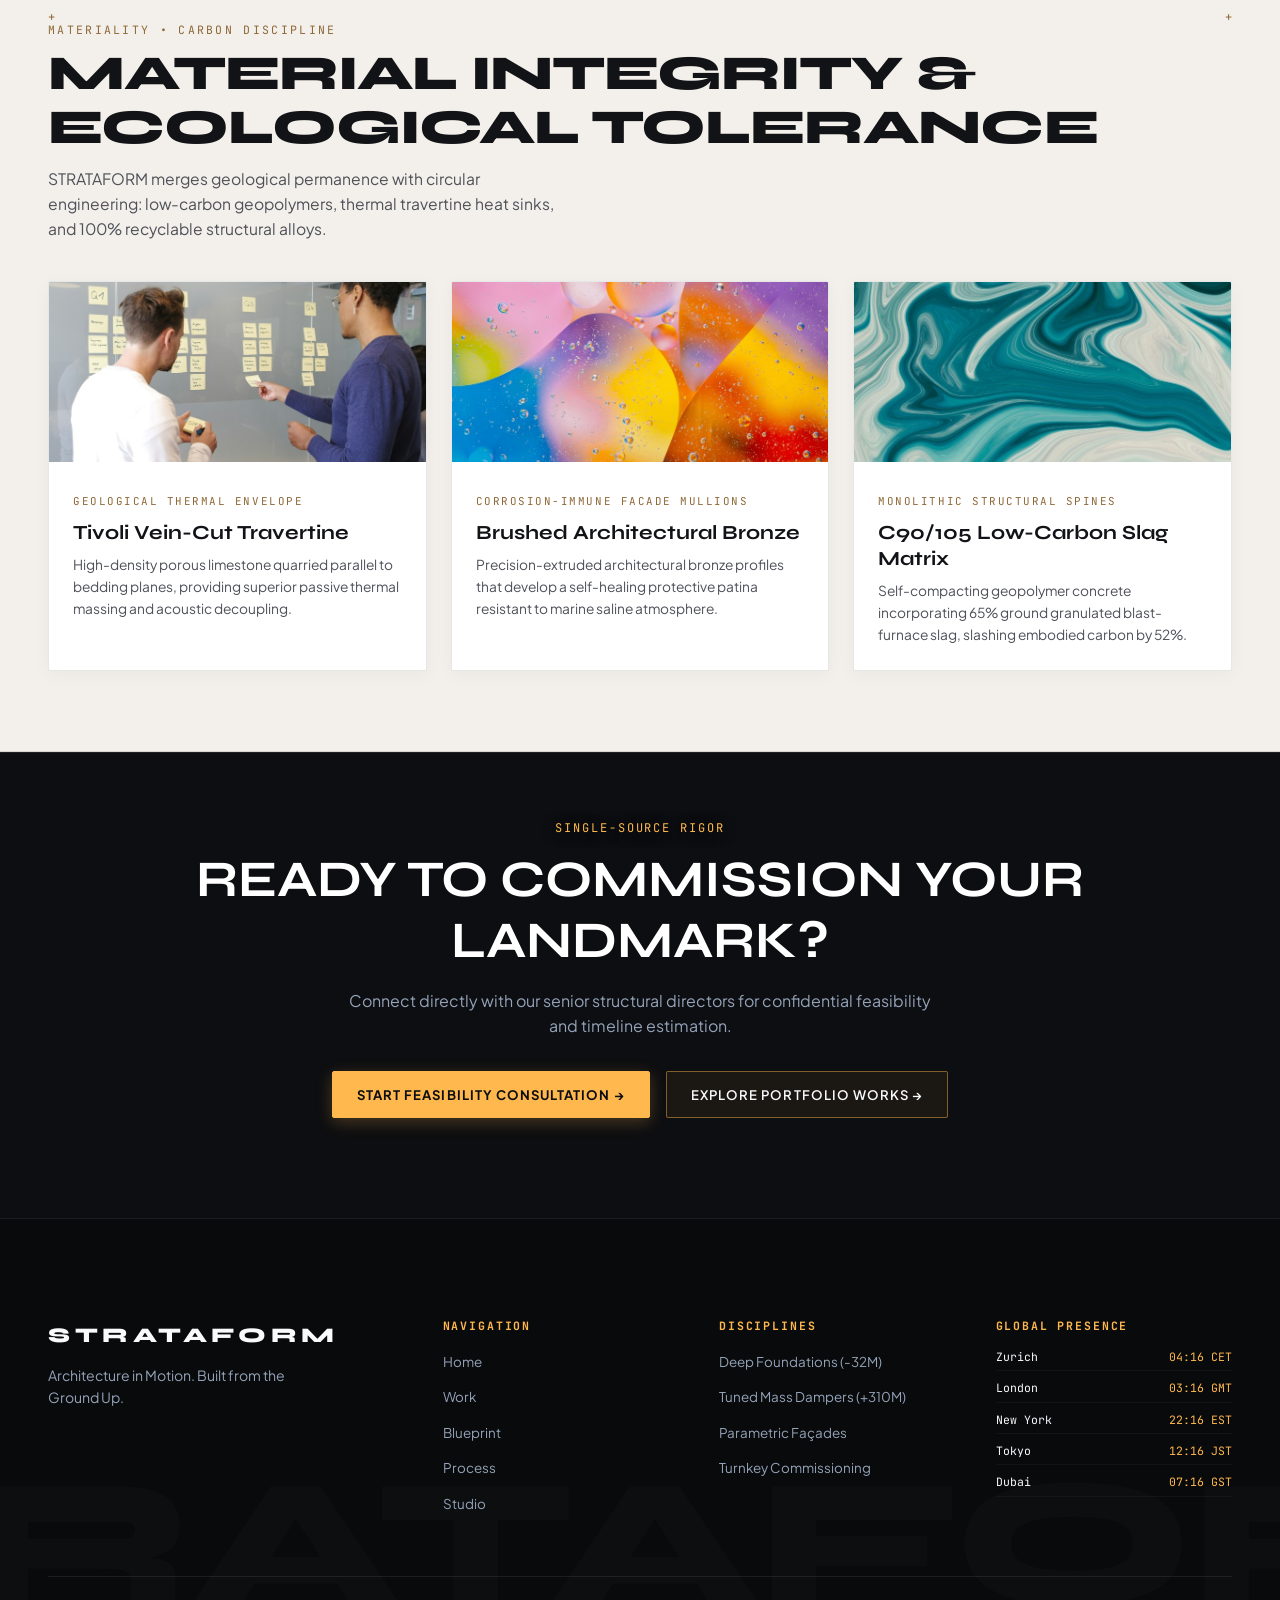
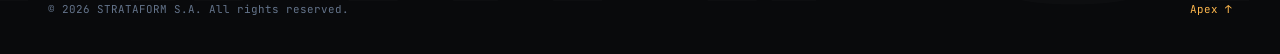
<file: process.html>
<!DOCTYPE html>
<html lang="en">
<head>
  <meta charset="UTF-8">
  <meta name="viewport" content="width=device-width, initial-scale=1.0">
  <title>Execution Methodology &amp; Phases — STRATAFORM</title>
  <meta name="description" content="Discover STRATAFORM's 4-phase architectural engineering methodology: from geotechnical deep foundations to turnkey luxury commissioning.">

  <!-- Google Fonts: Syne, Plus Jakarta Sans, JetBrains Mono -->
  <link rel="preconnect" href="https://fonts.googleapis.com">
  <link rel="preconnect" href="https://fonts.gstatic.com" crossorigin>
  <link href="https://fonts.googleapis.com/css2?family=JetBrains+Mono:wght@400;500;600;700&family=Plus+Jakarta+Sans:wght@300;400;500;600;700&family=Syne:wght@700;800;900&display=swap" rel="stylesheet">

  <link rel="stylesheet" href="./styles.css">
</head>
<body data-page="process">

  <!-- Subtle Blueprint Grid Overlay -->
  <div class="blueprint-grid-overlay" aria-hidden="true"></div>

  <!-- Custom Precision Cursor Follower -->
  <div class="custom-cursor" id="custom-cursor" aria-hidden="true"></div>
  <div class="custom-cursor-follower" id="custom-cursor-follower" aria-hidden="true"></div>

  <!-- TOP NAVBAR -->
  <nav class="navbar" id="main-navbar">
    <div class="nav-scroll-indicator" id="nav-scroll-indicator"></div>

    <a href="index.html" class="brand-link">
      <svg class="brand-monogram" viewBox="0 0 48 48" fill="none" xmlns="http://www.w3.org/2000/svg" aria-label="STRATAFORM">
        <path class="logo-draw-path" d="M24 4L42 14.4V35.2L24 45.6L6 35.2V14.4L24 4Z" stroke="#FFB84D" stroke-width="1.8" stroke-linejoin="round"/>
        <path class="logo-draw-path" d="M24 4V45.6" stroke="#FFB84D" stroke-width="1.2"/>
        <path class="logo-draw-path" d="M6 14.4L24 24.8L42 14.4" stroke="#FFD07B" stroke-width="1.2"/>
        <path class="logo-draw-path" d="M24 24.8V45.6" stroke="#FF5A36" stroke-width="1.5"/>
      </svg>
      <span class="brand-name">STRATAFORM</span>
    </a>

    <!-- Top Menu Links -->
    <ul class="nav-menu" id="nav-menu">
      <li class="nav-item" data-nav="home"><a href="index.html" class="magnetic-btn">Home</a></li>
      <li class="nav-item" data-nav="work"><a href="work.html" class="magnetic-btn">Work</a></li>
      <li class="nav-item" data-nav="blueprint"><a href="blueprint.html" class="magnetic-btn">Blueprint</a></li>
      <li class="nav-item active" data-nav="process"><a href="process.html" class="magnetic-btn">Process</a></li>
      <li class="nav-item" data-nav="studio"><a href="studio.html" class="magnetic-btn">Studio</a></li>
    </ul>

    <div class="nav-actions">
      <a href="inquire.html" class="btn-inquire magnetic-btn">Inquire</a>
      <button class="mobile-nav-toggle" id="mobile-nav-toggle" aria-label="Toggle Navigation Menu">
        <span></span>
        <span></span>
        <span></span>
      </button>
    </div>
  </nav>

  <!-- Full-Screen Glass Mobile Menu Drawer -->
  <div class="mobile-nav-drawer" id="mobile-nav-drawer" aria-hidden="true" data-lenis-prevent>
    <div style="display: flex; justify-content: space-between; align-items: center; border-bottom: 1px solid rgba(255, 255, 255, 0.08); padding-bottom: 20px;">
      <span class="brand-name" style="font-size: 1.1rem; color: var(--accent-gold);">STRATAFORM</span>
      <span style="font-family: var(--font-mono); font-size: 0.72rem; color: var(--accent-cyan);">METHODOLOGY // 04</span>
    </div>

    <ul class="mobile-nav-list">
      <li class="mobile-nav-item"><a href="index.html" class="mobile-nav-link" data-nav="home"><span>Home</span><span class="mobile-link-num">01</span></a></li>
      <li class="mobile-nav-item"><a href="work.html" class="mobile-nav-link" data-nav="work"><span>Work</span><span class="mobile-link-num">02</span></a></li>
      <li class="mobile-nav-item"><a href="blueprint.html" class="mobile-nav-link" data-nav="blueprint"><span>Blueprint</span><span class="mobile-link-num">03</span></a></li>
      <li class="mobile-nav-item"><a href="process.html" class="mobile-nav-link active" data-nav="process"><span>Process</span><span class="mobile-link-num">04</span></a></li>
      <li class="mobile-nav-item"><a href="studio.html" class="mobile-nav-link" data-nav="studio"><span>Studio</span><span class="mobile-link-num">05</span></a></li>
    </ul>

    <div class="mobile-drawer-footer">
      <a href="inquire.html" class="btn-primary" style="width: 100%;">Inquire for Consultation &rarr;</a>
      <div style="display: flex; justify-content: space-between; font-family: var(--font-mono); font-size: 0.7rem; color: var(--text-muted);">
        <span>ZURICH &bull; LONDON &bull; NYC</span>
        <span>&copy; 2026 STRATAFORM</span>
      </div>
    </div>
  </div>

  <!-- PAGE HERO -->
  <header class="page-hero">
    <div class="container">
      <div class="page-hero-breadcrumbs">
        <span>STRATAFORM</span>
        <span>/</span>
        <span>METHODOLOGY</span>
        <span>/</span>
        <span style="color: var(--accent-cyan);">EXECUTION LIFECYCLE</span>
      </div>
      <h1 class="page-hero-title">Construction Phases &amp; Methodology</h1>
      <p class="page-hero-subtitle">
        A four-phase engineering discipline merging subterranean geological mastery with single-source turnkey delivery.
      </p>

      <div class="page-hero-stats">
        <div class="hero-stat-badge">
          <span class="hero-stat-label">DISCIPLINES INTEGRATED</span>
          <span class="hero-stat-val">SINGLE-SOURCE EPC</span>
        </div>
        <div class="hero-stat-badge">
          <span class="hero-stat-label">EXECUTION ACCURACY</span>
          <span class="hero-stat-val" style="color: var(--accent-cyan);">&plusmn;0.00 MM TOLERANCE</span>
        </div>
        <div class="hero-stat-badge">
          <span class="hero-stat-label">ENVIRONMENTAL BENCHMARK</span>
          <span class="hero-stat-val">NET ZERO CARBON READY</span>
        </div>
      </div>
    </div>
  </header>

  <!-- PROCESS PHASES DEEP DIVE -->
  <main class="section-wrapper" style="padding-top: 48px;">
    <div class="container">

      <div class="process-deep-grid process-grid phases-grid">

        <!-- Phase 01 -->
        <article class="process-deep-card">
          <div>
            <span class="bp-hud-badge" style="color: var(--accent-gold); border-color: rgba(255,184,77,0.4);">PHASE 01 // SUBTERRANEAN</span>
            <h2 class="font-display" style="font-size: 2rem; color: #FFF; margin-top: 12px; text-transform: uppercase;">Geotechnical &amp; Deep Foundations</h2>
            <p style="font-size: 0.95rem; color: var(--text-secondary); line-height: 1.6; margin-top: 14px;">
              Every STRATAFORM landmark is anchored directly into unyielding bedrock. We employ continuous flight auger micropiles, secant retaining walls, and a monolithic post-tensioned foundation mat to eradicate differential settlement across high-seismic zones.
            </p>

            <div style="margin-top: 24px; display: grid; grid-template-columns: 1fr 1fr; gap: 12px; font-family: var(--font-mono); font-size: 0.75rem;">
              <div style="background: rgba(13, 14, 17, 0.6); padding: 12px; border-radius: var(--radius-sm); border: 1px solid var(--border-subtle);">
                <span class="text-muted" style="display: block;">SOCKETING DEPTH</span>
                <strong style="color: var(--accent-cyan); font-size: 0.9rem;">38M – 48M BEDROCK</strong>
              </div>
              <div style="background: rgba(13, 14, 17, 0.6); padding: 12px; border-radius: var(--radius-sm); border: 1px solid var(--border-subtle);">
                <span class="text-muted" style="display: block;">CONCRETE SPEC</span>
                <strong style="color: #FFF; font-size: 0.9rem;">C70/85 SELF-CONSOLIDATING</strong>
              </div>
              <div style="background: rgba(13, 14, 17, 0.6); padding: 12px; border-radius: var(--radius-sm); border: 1px solid var(--border-subtle);">
                <span class="text-muted" style="display: block;">PILE CAPACITY</span>
                <strong style="color: #FFF; font-size: 0.9rem;">12,000 kN WORKING LOAD</strong>
              </div>
              <div style="background: rgba(13, 14, 17, 0.6); padding: 12px; border-radius: var(--radius-sm); border: 1px solid var(--border-subtle);">
                <span class="text-muted" style="display: block;">SETTLEMENT LIMIT</span>
                <strong style="color: var(--accent-gold); font-size: 0.9rem;">&lt; 3.0 MM MAXIMUM</strong>
              </div>
            </div>
          </div>

          <div class="process-card-blueprint-graphic">
            <span style="font-family: var(--font-mono); font-size: 0.7rem; color: var(--accent-cyan);">SCHEMATIC 01.A // PILE CAP &amp; BEDROCK SOCKET</span>
            <svg viewBox="0 0 400 200" fill="none" xmlns="http://www.w3.org/2000/svg">
              <line x1="20" y1="40" x2="380" y2="40" stroke="#FFB84D" stroke-width="1.5" stroke-dasharray="4 4"/>
              <text x="25" y="32" fill="#FFB84D" font-family="monospace" font-size="10">GROUND LEVEL &plusmn;0.00M</text>
              <rect x="60" y="40" width="280" height="35" fill="rgba(255, 184, 77, 0.1)" stroke="#FFB84D" stroke-width="1.2"/>
              <text x="140" y="62" fill="#FFF" font-family="monospace" font-size="11">C70 POST-TENSIONED MAT</text>
              <!-- Piles -->
              <line x1="100" y1="75" x2="100" y2="180" stroke="#00E5FF" stroke-width="3"/>
              <line x1="180" y1="75" x2="180" y2="180" stroke="#00E5FF" stroke-width="3"/>
              <line x1="260" y1="75" x2="260" y2="180" stroke="#00E5FF" stroke-width="3"/>
              <line x1="340" y1="75" x2="340" y2="180" stroke="#00E5FF" stroke-width="3"/>
              <line x1="20" y1="180" x2="380" y2="180" stroke="#00E5FF" stroke-width="1.5"/>
              <text x="25" y="195" fill="#00E5FF" font-family="monospace" font-size="10">BASAL BEDROCK SOCKET -38.5M</text>
            </svg>
            <span style="font-family: var(--font-mono); font-size: 0.68rem; color: var(--text-muted);">CROSS-SECTION: 4X BORED CAST-IN-PLACE BEDROCK REINFORCEMENTS</span>
          </div>
        </article>

        <!-- Phase 02 -->
        <article class="process-deep-card">
          <div>
            <span class="bp-hud-badge" style="color: var(--accent-gold); border-color: rgba(255,184,77,0.4);">PHASE 02 // SUPERSTRUCTURE</span>
            <h2 class="font-display" style="font-size: 2rem; color: #FFF; margin-top: 12px; text-transform: uppercase;">Monolithic Superstructure &amp; Core</h2>
            <p style="font-size: 0.95rem; color: var(--text-secondary); line-height: 1.6; margin-top: 14px;">
              The structural spine of each tower rises via hydraulic self-climbing slipform systems. Ultra-high performance C90 concrete with post-tensioned tendon arrays provides unmatched lateral rigidity, while outrigger trusses bridge the core directly to perimeter columns.
            </p>

            <div style="margin-top: 24px; display: grid; grid-template-columns: 1fr 1fr; gap: 12px; font-family: var(--font-mono); font-size: 0.75rem;">
              <div style="background: rgba(13, 14, 17, 0.6); padding: 12px; border-radius: var(--radius-sm); border: 1px solid var(--border-subtle);">
                <span class="text-muted" style="display: block;">CORE RIGIDITY</span>
                <strong style="color: var(--accent-cyan); font-size: 0.9rem;">C90 COMPRESSIVE RATING</strong>
              </div>
              <div style="background: rgba(13, 14, 17, 0.6); padding: 12px; border-radius: var(--radius-sm); border: 1px solid var(--border-subtle);">
                <span class="text-muted" style="display: block;">SLIPFORM SPEED</span>
                <strong style="color: #FFF; font-size: 0.9rem;">3.8 DAYS PER STOREY</strong>
              </div>
              <div style="background: rgba(13, 14, 17, 0.6); padding: 12px; border-radius: var(--radius-sm); border: 1px solid var(--border-subtle);">
                <span class="text-muted" style="display: block;">COLUMN-FREE PLATES</span>
                <strong style="color: #FFF; font-size: 0.9rem;">UP TO 18M SPANS</strong>
              </div>
              <div style="background: rgba(13, 14, 17, 0.6); padding: 12px; border-radius: var(--radius-sm); border: 1px solid var(--border-subtle);">
                <span class="text-muted" style="display: block;">PLUMB PLACEMENT</span>
                <strong style="color: var(--accent-gold); font-size: 0.9rem;">&plusmn;1.5 MM LASER GUIDED</strong>
              </div>
            </div>
          </div>

          <div class="process-card-blueprint-graphic">
            <span style="font-family: var(--font-mono); font-size: 0.7rem; color: var(--accent-cyan);">SCHEMATIC 02.B // SLIPFORM SHEAR CORE &amp; OUTRIGGERS</span>
            <svg viewBox="0 0 400 200" fill="none" xmlns="http://www.w3.org/2000/svg">
              <rect x="150" y="20" width="100" height="160" fill="rgba(0, 229, 255, 0.08)" stroke="#00E5FF" stroke-width="1.5"/>
              <line x1="150" y1="20" x2="250" y2="180" stroke="#00E5FF" stroke-width="0.8"/>
              <line x1="250" y1="20" x2="150" y2="180" stroke="#00E5FF" stroke-width="0.8"/>
              <text x="165" y="105" fill="#FFF" font-family="monospace" font-size="10">C90 SHEAR CORE</text>
              <!-- Slabs -->
              <line x1="60" y1="60" x2="340" y2="60" stroke="#FFB84D" stroke-width="1.5"/>
              <line x1="60" y1="100" x2="340" y2="100" stroke="#FFB84D" stroke-width="1.5"/>
              <line x1="60" y1="140" x2="340" y2="140" stroke="#FFB84D" stroke-width="1.5"/>
              <!-- Outriggers -->
              <line x1="60" y1="100" x2="150" y2="60" stroke="#FFD07B" stroke-width="2"/>
              <line x1="340" y1="100" x2="250" y2="60" stroke="#FFD07B" stroke-width="2"/>
              <text x="65" y="52" fill="#FFB84D" font-family="monospace" font-size="9">STOREY 32</text>
              <text x="65" y="92" fill="#FFB84D" font-family="monospace" font-size="9">STOREY 24</text>
              <text x="65" y="132" fill="#FFB84D" font-family="monospace" font-size="9">STOREY 16</text>
            </svg>
            <span style="font-family: var(--font-mono); font-size: 0.68rem; color: var(--text-muted);">OUTRIGGER TRUSS LOAD TRANSFER SYSTEM</span>
          </div>
        </article>

        <!-- Phase 03 -->
        <article class="process-deep-card">
          <div>
            <span class="bp-hud-badge" style="color: var(--accent-gold); border-color: rgba(255,184,77,0.4);">PHASE 03 // ENVELOPE &amp; DAMPING</span>
            <h2 class="font-display" style="font-size: 2rem; color: #FFF; margin-top: 12px; text-transform: uppercase;">Parametric Façade &amp; 450T TMD</h2>
            <p style="font-size: 0.95rem; color: var(--text-secondary); line-height: 1.6; margin-top: 14px;">
              Envelope installation occurs synchronously with superstructure ascent. Wind-tunnel optimized bronze louvers shed vortex shedding, while a 450-tonne pendular tuned mass damper suspended on the 54th floor dampens harmonic building resonance.
            </p>

            <div style="margin-top: 24px; display: grid; grid-template-columns: 1fr 1fr; gap: 12px; font-family: var(--font-mono); font-size: 0.75rem;">
              <div style="background: rgba(13, 14, 17, 0.6); padding: 12px; border-radius: var(--radius-sm); border: 1px solid var(--border-subtle);">
                <span class="text-muted" style="display: block;">DAMPING MASS</span>
                <strong style="color: var(--accent-cyan); font-size: 0.9rem;">450 TONNES PENDULAR</strong>
              </div>
              <div style="background: rgba(13, 14, 17, 0.6); padding: 12px; border-radius: var(--radius-sm); border: 1px solid var(--border-subtle);">
                <span class="text-muted" style="display: block;">THERMAL U-VALUE</span>
                <strong style="color: #FFF; font-size: 0.9rem;">0.8 W/M²K TRIPLE GLAZED</strong>
              </div>
              <div style="background: rgba(13, 14, 17, 0.6); padding: 12px; border-radius: var(--radius-sm); border: 1px solid var(--border-subtle);">
                <span class="text-muted" style="display: block;">ACOUSTIC LOSS</span>
                <strong style="color: #FFF; font-size: 0.9rem;">48 DB DUAL CAVITY</strong>
              </div>
              <div style="background: rgba(13, 14, 17, 0.6); padding: 12px; border-radius: var(--radius-sm); border: 1px solid var(--border-subtle);">
                <span class="text-muted" style="display: block;">WIND DEFLECTION</span>
                <strong style="color: var(--accent-gold); font-size: 0.9rem;">-38% VORTEX SHEDDING</strong>
              </div>
            </div>
          </div>

          <div class="process-card-blueprint-graphic">
            <span style="font-family: var(--font-mono); font-size: 0.7rem; color: var(--accent-cyan);">SCHEMATIC 03.C // HARMONIC TMD SWAY &amp; WIND BOUNDARY</span>
            <svg viewBox="0 0 400 200" fill="none" xmlns="http://www.w3.org/2000/svg">
              <path d="M40 30 Q120 70 200 40 T360 80" stroke="#00E5FF" stroke-width="1.2" stroke-dasharray="3 3"/>
              <path d="M40 70 Q120 110 200 80 T360 120" stroke="#00E5FF" stroke-width="1.2" stroke-dasharray="3 3"/>
              <text x="45" y="24" fill="#00E5FF" font-family="monospace" font-size="9">VORTEX WIND VECTORS</text>
              <!-- TMD Rig -->
              <line x1="200" y1="30" x2="200" y2="120" stroke="#FFB84D" stroke-width="2"/>
              <circle cx="200" cy="120" r="28" fill="rgba(255, 184, 77, 0.2)" stroke="#FFB84D" stroke-width="2.5"/>
              <text x="180" y="125" fill="#FFF" font-family="monospace" font-size="11">450T</text>
              <!-- Hydraulic Dampers -->
              <line x1="120" y1="120" x2="172" y2="120" stroke="#00E5FF" stroke-width="2"/>
              <line x1="228" y1="120" x2="280" y2="120" stroke="#00E5FF" stroke-width="2"/>
              <text x="125" y="145" fill="#94A3B8" font-family="monospace" font-size="9">VISCOUS DAMPERS</text>
            </svg>
            <span style="font-family: var(--font-mono); font-size: 0.68rem; color: var(--text-muted);">CROSS-SECTION: 54TH FLOOR HARMONIC DAMPER CHAMBER</span>
          </div>
        </article>

        <!-- Phase 04 -->
        <article class="process-deep-card">
          <div>
            <span class="bp-hud-badge" style="color: var(--accent-gold); border-color: rgba(255,184,77,0.4);">PHASE 04 // COMMISSIONING</span>
            <h2 class="font-display" style="font-size: 2rem; color: #FFF; margin-top: 12px; text-transform: uppercase;">Turnkey Turnover &amp; Bespoke Commissioning</h2>
            <p style="font-size: 0.95rem; color: var(--text-secondary); line-height: 1.6; margin-top: 14px;">
              The handover stage marks the seamless integration of raw monumentality and acoustic luxury. Floating floor cassettes, vein-matched Roman travertine slabs, and calibrated smart-climate environmental systems are certified to 100% turnkey completion.
            </p>

            <div style="margin-top: 24px; display: grid; grid-template-columns: 1fr 1fr; gap: 12px; font-family: var(--font-mono); font-size: 0.75rem;">
              <div style="background: rgba(13, 14, 17, 0.6); padding: 12px; border-radius: var(--radius-sm); border: 1px solid var(--border-subtle);">
                <span class="text-muted" style="display: block;">COMMISSIONING CYCLE</span>
                <strong style="color: var(--accent-cyan); font-size: 0.9rem;">90-DAY CERTIFICATION</strong>
              </div>
              <div style="background: rgba(13, 14, 17, 0.6); padding: 12px; border-radius: var(--radius-sm); border: 1px solid var(--border-subtle);">
                <span class="text-muted" style="display: block;">ACOUSTIC ISOLATION</span>
                <strong style="color: #FFF; font-size: 0.9rem;">STC 65 FLOATING SLABS</strong>
              </div>
              <div style="background: rgba(13, 14, 17, 0.6); padding: 12px; border-radius: var(--radius-sm); border: 1px solid var(--border-subtle);">
                <span class="text-muted" style="display: block;">AIR FILTRATION</span>
                <strong style="color: #FFF; font-size: 0.9rem;">HEPA 14 INTEGRATED BMS</strong>
              </div>
              <div style="background: rgba(13, 14, 17, 0.6); padding: 12px; border-radius: var(--radius-sm); border: 1px solid var(--border-subtle);">
                <span class="text-muted" style="display: block;">TURNOVER ACCURACY</span>
                <strong style="color: var(--accent-gold); font-size: 0.9rem;">100% ZERO-PUNCHLIST</strong>
              </div>
            </div>
          </div>

          <div class="process-card-blueprint-graphic">
            <span style="font-family: var(--font-mono); font-size: 0.7rem; color: var(--accent-cyan);">SCHEMATIC 04.D // ACOUSTIC DECOUPLING CASSETTE</span>
            <svg viewBox="0 0 400 200" fill="none" xmlns="http://www.w3.org/2000/svg">
              <rect x="50" y="40" width="300" height="20" fill="rgba(255, 184, 77, 0.15)" stroke="#FFB84D" stroke-width="1.2"/>
              <text x="90" y="54" fill="#FFD07B" font-family="monospace" font-size="10">ROMAN VEIN-CUT TRAVERTINE (30MM)</text>
              <rect x="50" y="65" width="300" height="15" fill="rgba(0, 229, 255, 0.12)" stroke="#00E5FF" stroke-width="1.2"/>
              <text x="110" y="76" fill="#00E5FF" font-family="monospace" font-size="9">ELASTOMERIC ACOUSTIC MAT</text>
              <!-- Springs / Isolators -->
              <circle cx="80" cy="95" r="8" stroke="#FFB84D" stroke-width="1.5"/>
              <circle cx="160" cy="95" r="8" stroke="#FFB84D" stroke-width="1.5"/>
              <circle cx="240" cy="95" r="8" stroke="#FFB84D" stroke-width="1.5"/>
              <circle cx="320" cy="95" r="8" stroke="#FFB84D" stroke-width="1.5"/>
              <rect x="50" y="115" width="300" height="40" fill="rgba(255, 255, 255, 0.05)" stroke="rgba(255, 255, 255, 0.3)" stroke-width="1.2"/>
              <text x="100" y="140" fill="#FFF" font-family="monospace" font-size="10">POST-TENSIONED CONCRETE SLAB</text>
            </svg>
            <span style="font-family: var(--font-mono); font-size: 0.68rem; color: var(--text-muted);">DETAIL: FLOATING LUXURY ACOUSTIC FLOOR ASSEMBLY</span>
          </div>
        </article>

      </div>

    </div>
  </main>

  <!-- WARM TRAVERTINE LIGHT EDITORIAL CONTRAST SECTION -->
  <section class="section-wrapper section-travertine-light" style="padding: 80px 0;">
    <div class="container">
      <div class="section-header" style="margin-bottom: 40px;">
        <span class="crosshair-corner top-left" style="color: #8E6838;">+</span>
        <span class="crosshair-corner top-right" style="color: #8E6838;">+</span>
        <span class="section-overline" style="color: #8E6838;">MATERIALITY &bull; CARBON DISCIPLINE</span>
        <h2 class="section-title" style="color: #121316;">Material Integrity &amp; Ecological Tolerance</h2>
        <p class="section-desc" style="color: #4E5158;">
          STRATAFORM merges geological permanence with circular engineering: low-carbon geopolymers, thermal travertine heat sinks, and 100% recyclable structural alloys.
        </p>
      </div>

      <div class="process-grid phases-grid materials-grid" style="display: grid; grid-template-columns: repeat(auto-fit, minmax(300px, 1fr)); gap: 24px;">
        <div style="background: #FFF; border: 1px solid rgba(18, 19, 22, 0.1); border-radius: var(--radius-sm); overflow: hidden; box-shadow: 0 4px 20px rgba(0,0,0,0.04);">
          <div style="height: 180px; overflow: hidden;">
            <img src="./assets/mat-travertine.jpg" alt="Roman Vein-Cut Travertine" style="width: 100%; height: 100%; object-fit: cover;">
          </div>
          <div style="padding: 24px;">
            <span style="font-family: var(--font-mono); font-size: 0.68rem; color: #8E6838; letter-spacing: 0.14em; text-transform: uppercase;">GEOLOGICAL THERMAL ENVELOPE</span>
            <h3 style="font-family: var(--font-display); font-size: 1.25rem; color: #121316; margin: 8px 0;">Tivoli Vein-Cut Travertine</h3>
            <p style="font-size: 0.86rem; color: #4E5158; line-height: 1.6;">High-density porous limestone quarried parallel to bedding planes, providing superior passive thermal massing and acoustic decoupling.</p>
          </div>
        </div>

        <div style="background: #FFF; border: 1px solid rgba(18, 19, 22, 0.1); border-radius: var(--radius-sm); overflow: hidden; box-shadow: 0 4px 20px rgba(0,0,0,0.04);">
          <div style="height: 180px; overflow: hidden;">
            <img src="./assets/mat-bronze.jpg" alt="Brushed Architectural Bronze" style="width: 100%; height: 100%; object-fit: cover;">
          </div>
          <div style="padding: 24px;">
            <span style="font-family: var(--font-mono); font-size: 0.68rem; color: #8E6838; letter-spacing: 0.14em; text-transform: uppercase;">CORROSION-IMMUNE FACADE MULLIONS</span>
            <h3 style="font-family: var(--font-display); font-size: 1.25rem; color: #121316; margin: 8px 0;">Brushed Architectural Bronze</h3>
            <p style="font-size: 0.86rem; color: #4E5158; line-height: 1.6;">Precision-extruded architectural bronze profiles that develop a self-healing protective patina resistant to marine saline atmosphere.</p>
          </div>
        </div>

        <div style="background: #FFF; border: 1px solid rgba(18, 19, 22, 0.1); border-radius: var(--radius-sm); overflow: hidden; box-shadow: 0 4px 20px rgba(0,0,0,0.04);">
          <div style="height: 180px; overflow: hidden;">
            <img src="./assets/mat-concrete.jpg" alt="Ultra-High Performance Concrete" style="width: 100%; height: 100%; object-fit: cover;">
          </div>
          <div style="padding: 24px;">
            <span style="font-family: var(--font-mono); font-size: 0.68rem; color: #8E6838; letter-spacing: 0.14em; text-transform: uppercase;">MONOLITHIC STRUCTURAL SPINES</span>
            <h3 style="font-family: var(--font-display); font-size: 1.25rem; color: #121316; margin: 8px 0;">C90/105 Low-Carbon Slag Matrix</h3>
            <p style="font-size: 0.86rem; color: #4E5158; line-height: 1.6;">Self-compacting geopolymer concrete incorporating 65% ground granulated blast-furnace slag, slashing embodied carbon by 52%.</p>
          </div>
        </div>
      </div>
    </div>
  </section>

  <!-- CTA BANNER -->
  <section class="section-wrapper" style="padding: 60px 0 100px; border-top: 1px solid var(--border-subtle);">
    <div class="container" style="text-align: center;">
      <span class="corner-micro-label" style="color: var(--accent-gold);">SINGLE-SOURCE RIGOR</span>
      <h2 class="font-display" style="font-size: clamp(2rem, 4vw, 3.2rem); text-transform: uppercase; margin-top: 10px; color: #FFF;">
        Ready to Commission Your Landmark?
      </h2>
      <p style="color: var(--text-secondary); max-width: 600px; margin: 16px auto 32px;">
        Connect directly with our senior structural directors for confidential feasibility and timeline estimation.
      </p>
      <div style="display: flex; justify-content: center; gap: 16px; flex-wrap: wrap;">
        <a href="inquire.html" class="btn-primary magnetic-btn">Start Feasibility Consultation &rarr;</a>
        <a href="work.html" class="btn-secondary magnetic-btn">Explore Portfolio Works &rarr;</a>
      </div>
    </div>
  </section>

  <!-- ARCHITECTURAL FOOTER -->
  <footer class="architectural-footer">
    <div class="footer-giant-watermark">STRATAFORM</div>
    <div class="container">
      <div class="footer-grid">
        <div>
          <span class="brand-name" style="font-size: 1.3rem;">STRATAFORM</span>
          <p class="footer-tagline">Architecture in Motion. Built from the Ground Up.</p>
        </div>
        <div>
          <h4 class="footer-col-title">Navigation</h4>
          <ul class="footer-links-list">
            <li><a href="index.html">Home</a></li>
            <li><a href="work.html">Work</a></li>
            <li><a href="blueprint.html">Blueprint</a></li>
            <li><a href="process.html">Process</a></li>
            <li><a href="studio.html">Studio</a></li>
          </ul>
        </div>
        <div>
          <h4 class="footer-col-title">Disciplines</h4>
          <ul class="footer-links-list">
            <li><a href="blueprint.html">Deep Foundations (-32M)</a></li>
            <li><a href="blueprint.html">Tuned Mass Dampers (+310M)</a></li>
            <li><a href="process.html">Parametric Façades</a></li>
            <li><a href="inquire.html">Turnkey Commissioning</a></li>
          </ul>
        </div>
        <div>
          <h4 class="footer-col-title">Global Presence</h4>
          <div class="office-clock-item"><span class="office-city">Zurich</span><span class="office-time" id="clock-zurich">--:--</span></div>
          <div class="office-clock-item"><span class="office-city">London</span><span class="office-time" id="clock-london">--:--</span></div>
          <div class="office-clock-item"><span class="office-city">New York</span><span class="office-time" id="clock-newyork">--:--</span></div>
          <div class="office-clock-item"><span class="office-city">Tokyo</span><span class="office-time" id="clock-tokyo">--:--</span></div>
          <div class="office-clock-item"><span class="office-city">Dubai</span><span class="office-time" id="clock-dubai">--:--</span></div>
        </div>
      </div>
      <div class="footer-bottom-bar">
        <span>&copy; 2026 STRATAFORM S.A. All rights reserved.</span>
        <button class="back-to-top-btn magnetic-btn" id="back-to-top-btn">Apex &uarr;</button>
      </div>
    </div>
  </footer>

  <!-- Local Zero-Latency Script Libraries -->
  <script src="./libs/lenis.min.js"></script>
  <script src="./libs/gsap.min.js"></script>
  <script src="./libs/ScrollTrigger.min.js"></script>
  <script src="./app.js"></script>
</body>
</html>
</file>
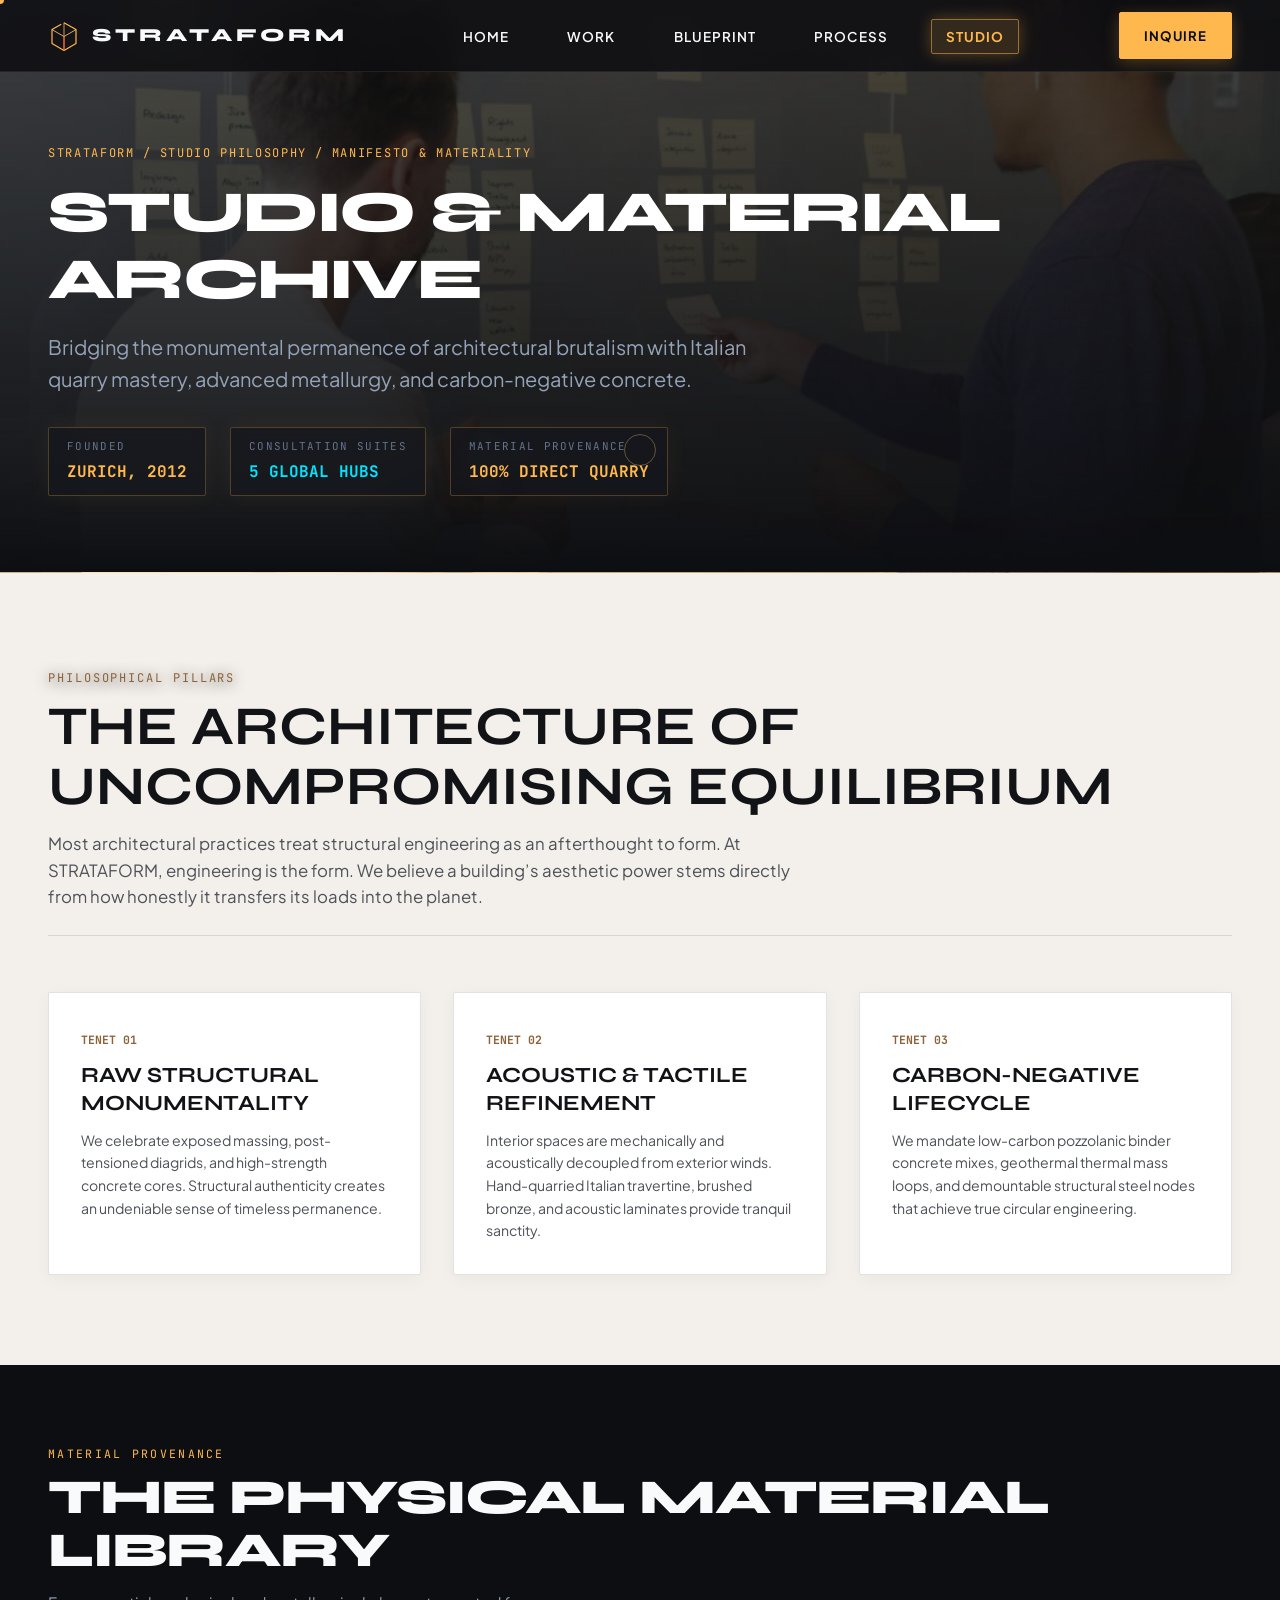
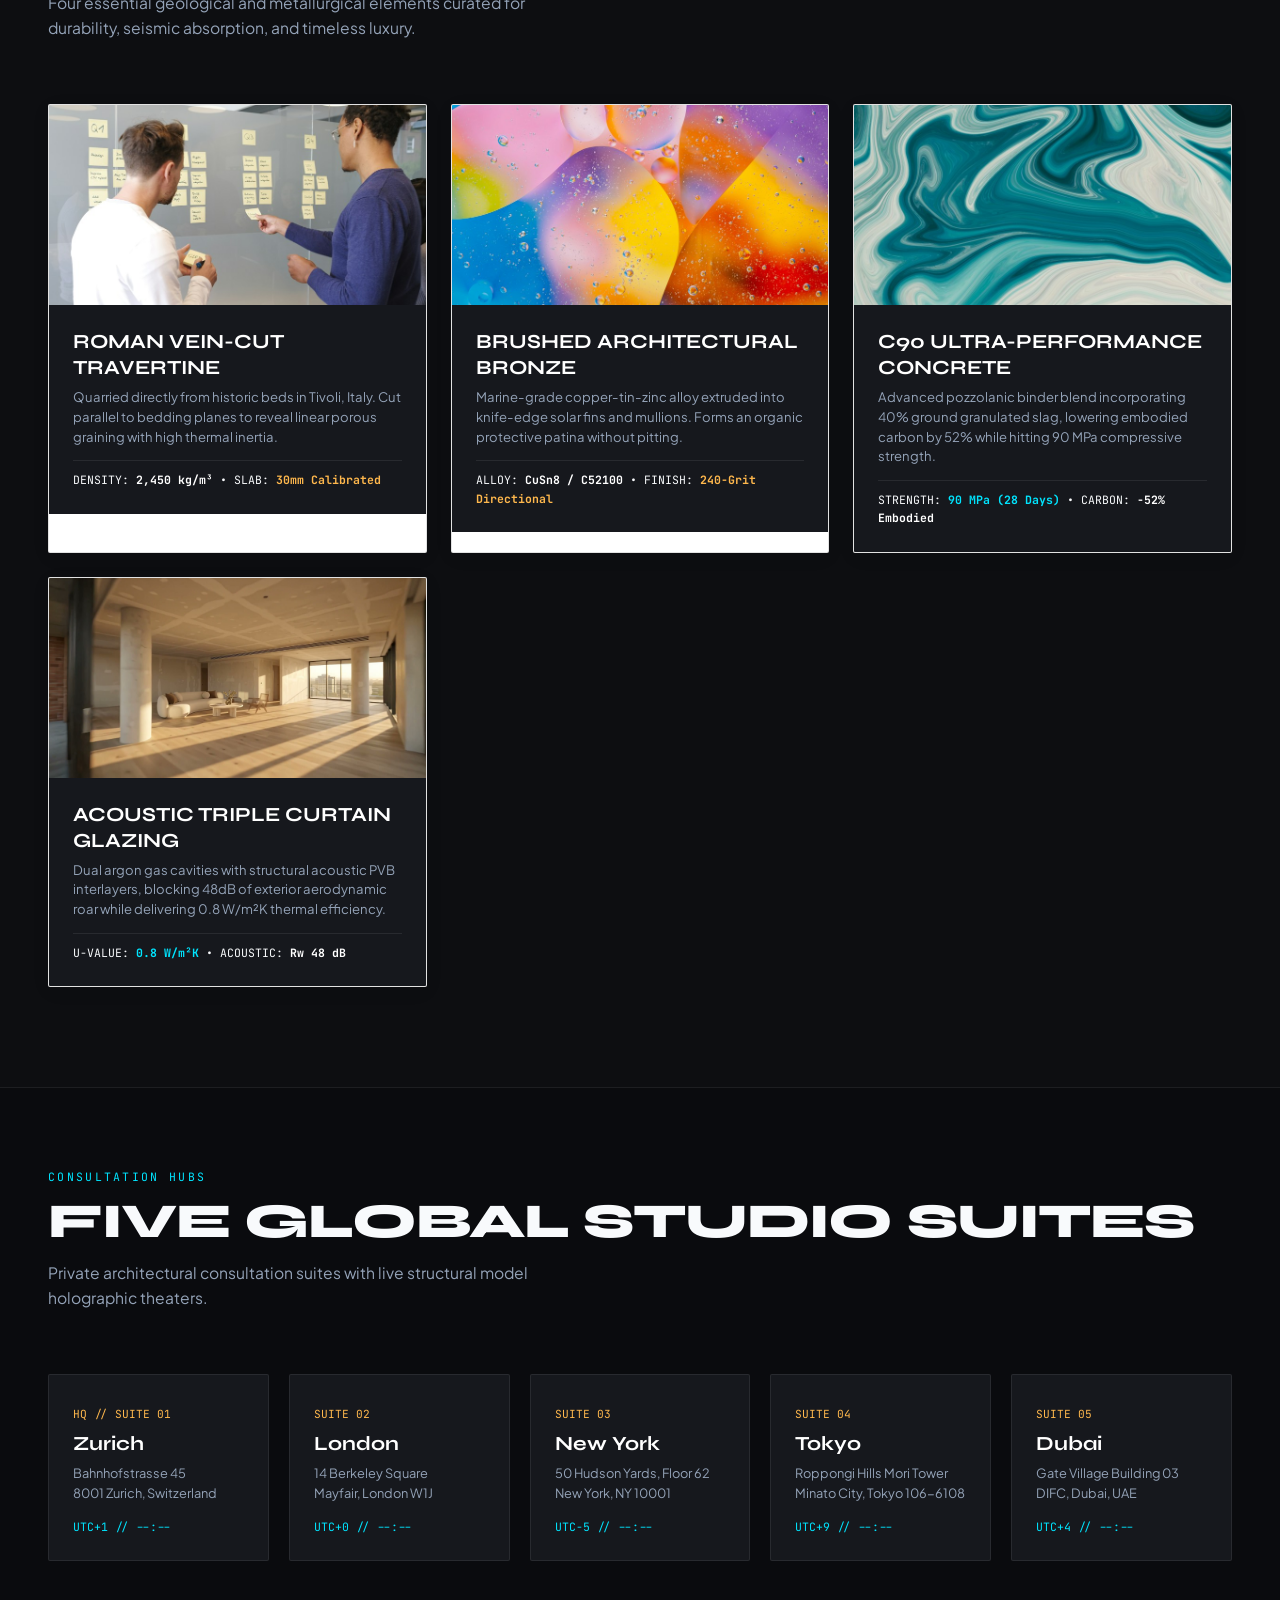
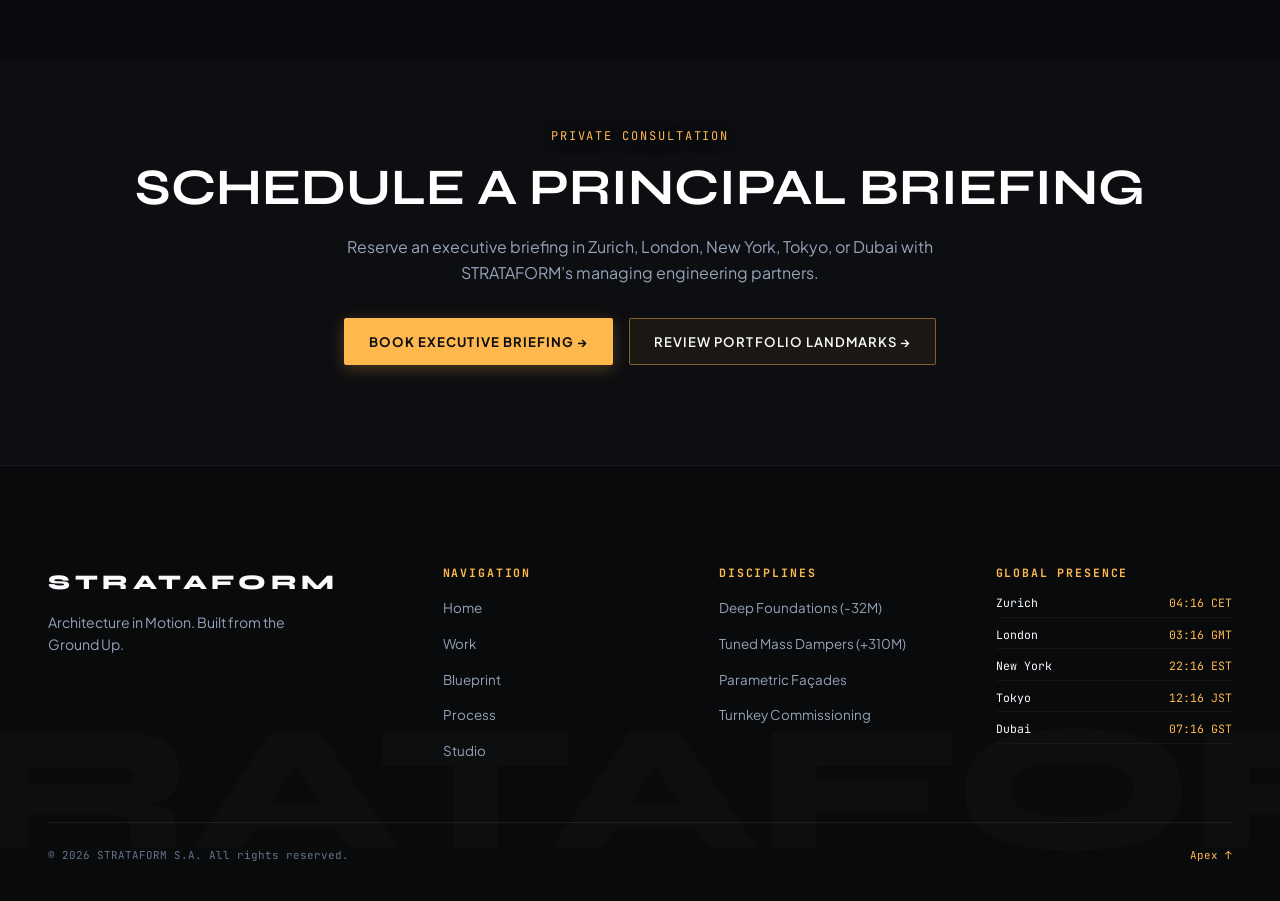
<file: studio.html>
<!DOCTYPE html>
<html lang="en">
<head>
  <meta charset="UTF-8">
  <meta name="viewport" content="width=device-width, initial-scale=1.0">
  <title>Studio Manifesto &amp; Materials — STRATAFORM</title>
  <meta name="description" content="Discover STRATAFORM's architectural philosophy, material specimen archive, and global design suites in Zurich, London, New York, Tokyo, and Dubai.">

  <!-- Google Fonts: Syne, Plus Jakarta Sans, JetBrains Mono -->
  <link rel="preconnect" href="https://fonts.googleapis.com">
  <link rel="preconnect" href="https://fonts.gstatic.com" crossorigin>
  <link href="https://fonts.googleapis.com/css2?family=JetBrains+Mono:wght@400;500;600;700&family=Plus+Jakarta+Sans:wght@300;400;500;600;700&family=Syne:wght@700;800;900&display=swap" rel="stylesheet">

  <link rel="stylesheet" href="./styles.css">
</head>
<body data-page="studio">

  <!-- Subtle Blueprint Grid Overlay -->
  <div class="blueprint-grid-overlay" aria-hidden="true"></div>

  <!-- Custom Precision Cursor Follower -->
  <div class="custom-cursor" id="custom-cursor" aria-hidden="true"></div>
  <div class="custom-cursor-follower" id="custom-cursor-follower" aria-hidden="true"></div>

  <!-- TOP NAVBAR -->
  <nav class="navbar" id="main-navbar">
    <div class="nav-scroll-indicator" id="nav-scroll-indicator"></div>

    <a href="index.html" class="brand-link">
      <svg class="brand-monogram" viewBox="0 0 48 48" fill="none" xmlns="http://www.w3.org/2000/svg" aria-label="STRATAFORM">
        <path class="logo-draw-path" d="M24 4L42 14.4V35.2L24 45.6L6 35.2V14.4L24 4Z" stroke="#FFB84D" stroke-width="1.8" stroke-linejoin="round"/>
        <path class="logo-draw-path" d="M24 4V45.6" stroke="#FFB84D" stroke-width="1.2"/>
        <path class="logo-draw-path" d="M6 14.4L24 24.8L42 14.4" stroke="#FFD07B" stroke-width="1.2"/>
        <path class="logo-draw-path" d="M24 24.8V45.6" stroke="#FF5A36" stroke-width="1.5"/>
      </svg>
      <span class="brand-name">STRATAFORM</span>
    </a>

    <!-- Top Menu Links -->
    <ul class="nav-menu" id="nav-menu">
      <li class="nav-item" data-nav="home"><a href="index.html" class="magnetic-btn">Home</a></li>
      <li class="nav-item" data-nav="work"><a href="work.html" class="magnetic-btn">Work</a></li>
      <li class="nav-item" data-nav="blueprint"><a href="blueprint.html" class="magnetic-btn">Blueprint</a></li>
      <li class="nav-item" data-nav="process"><a href="process.html" class="magnetic-btn">Process</a></li>
      <li class="nav-item active" data-nav="studio"><a href="studio.html" class="magnetic-btn">Studio</a></li>
    </ul>

    <div class="nav-actions">
      <a href="inquire.html" class="btn-inquire magnetic-btn">Inquire</a>
      <button class="mobile-nav-toggle" id="mobile-nav-toggle" aria-label="Toggle Navigation Menu">
        <span></span>
        <span></span>
        <span></span>
      </button>
    </div>
  </nav>

  <!-- Full-Screen Glass Mobile Menu Drawer -->
  <div class="mobile-nav-drawer" id="mobile-nav-drawer" aria-hidden="true" data-lenis-prevent>
    <div style="display: flex; justify-content: space-between; align-items: center; border-bottom: 1px solid rgba(255, 255, 255, 0.08); padding-bottom: 20px;">
      <span class="brand-name" style="font-size: 1.1rem; color: var(--accent-gold);">STRATAFORM</span>
      <span style="font-family: var(--font-mono); font-size: 0.72rem; color: var(--accent-cyan);">STUDIO // 05</span>
    </div>

    <ul class="mobile-nav-list">
      <li class="mobile-nav-item"><a href="index.html" class="mobile-nav-link" data-nav="home"><span>Home</span><span class="mobile-link-num">01</span></a></li>
      <li class="mobile-nav-item"><a href="work.html" class="mobile-nav-link" data-nav="work"><span>Work</span><span class="mobile-link-num">02</span></a></li>
      <li class="mobile-nav-item"><a href="blueprint.html" class="mobile-nav-link" data-nav="blueprint"><span>Blueprint</span><span class="mobile-link-num">03</span></a></li>
      <li class="mobile-nav-item"><a href="process.html" class="mobile-nav-link" data-nav="process"><span>Process</span><span class="mobile-link-num">04</span></a></li>
      <li class="mobile-nav-item"><a href="studio.html" class="mobile-nav-link active" data-nav="studio"><span>Studio</span><span class="mobile-link-num">05</span></a></li>
    </ul>

    <div class="mobile-drawer-footer">
      <a href="inquire.html" class="btn-primary" style="width: 100%;">Inquire for Consultation &rarr;</a>
      <div style="display: flex; justify-content: space-between; font-family: var(--font-mono); font-size: 0.7rem; color: var(--text-muted);">
        <span>ZURICH &bull; LONDON &bull; NYC</span>
        <span>&copy; 2026 STRATAFORM</span>
      </div>
    </div>
  </div>

  <!-- PAGE HERO -->
  <header class="page-hero">
    <div class="container">
      <div class="page-hero-breadcrumbs">
        <span>STRATAFORM</span>
        <span>/</span>
        <span>STUDIO PHILOSOPHY</span>
        <span>/</span>
        <span style="color: var(--accent-gold);">MANIFESTO &amp; MATERIALITY</span>
      </div>
      <h1 class="page-hero-title">Studio &amp; Material Archive</h1>
      <p class="page-hero-subtitle">
        Bridging the monumental permanence of architectural brutalism with Italian quarry mastery, advanced metallurgy, and carbon-negative concrete.
      </p>

      <div class="page-hero-stats">
        <div class="hero-stat-badge">
          <span class="hero-stat-label">FOUNDED</span>
          <span class="hero-stat-val">ZURICH, 2012</span>
        </div>
        <div class="hero-stat-badge">
          <span class="hero-stat-label">CONSULTATION SUITES</span>
          <span class="hero-stat-val" style="color: var(--accent-cyan);">5 GLOBAL HUBS</span>
        </div>
        <div class="hero-stat-badge">
          <span class="hero-stat-label">MATERIAL PROVENANCE</span>
          <span class="hero-stat-val">100% DIRECT QUARRY</span>
        </div>
      </div>
    </div>
  </header>

  <!-- EDITORIAL CONTRAST SECTION: WARM TRAVERTINE STONE (#F3EFEA) -->
  <section class="section-wrapper" id="manifesto-section" style="background: var(--bg-travertine); color: var(--text-dark); padding: 90px 0;">
    <div class="container">

      <div class="editorial-header">
        <span class="corner-micro-label" style="color: #8C6239;">PHILOSOPHICAL PILLARS</span>
        <h2 class="font-display" style="font-size: clamp(2rem, 4.5vw, 3.4rem); color: var(--text-dark); text-transform: uppercase; line-height: 1.1; margin-top: 8px;">
          The Architecture of Uncompromising Equilibrium
        </h2>
        <p style="font-size: 1.05rem; color: var(--text-dark-sub); margin-top: 14px; max-width: 780px; line-height: 1.6;">
          Most architectural practices treat structural engineering as an afterthought to form. At STRATAFORM, engineering is the form. We believe a building’s aesthetic power stems directly from how honestly it transfers its loads into the planet.
        </p>
      </div>

      <div class="editorial-columns-grid capabilities-grid" style="display: grid; grid-template-columns: repeat(auto-fit, minmax(280px, 1fr)); gap: 32px; margin-top: 56px;">
        <div style="background: #FFF; padding: 32px; border-radius: var(--radius-sm); border: 1px solid var(--border-travertine); box-shadow: 0 4px 18px rgba(0,0,0,0.04);">
          <span style="font-family: var(--font-mono); font-size: 0.72rem; color: #8C6239; font-weight: 700;">TENET 01</span>
          <h3 class="font-display" style="font-size: 1.35rem; color: var(--text-dark); margin: 10px 0 12px; text-transform: uppercase;">Raw Structural Monumentality</h3>
          <p style="font-size: 0.88rem; color: var(--text-dark-sub); line-height: 1.6;">
            We celebrate exposed massing, post-tensioned diagrids, and high-strength concrete cores. Structural authenticity creates an undeniable sense of timeless permanence.
          </p>
        </div>

        <div style="background: #FFF; padding: 32px; border-radius: var(--radius-sm); border: 1px solid var(--border-travertine); box-shadow: 0 4px 18px rgba(0,0,0,0.04);">
          <span style="font-family: var(--font-mono); font-size: 0.72rem; color: #8C6239; font-weight: 700;">TENET 02</span>
          <h3 class="font-display" style="font-size: 1.35rem; color: var(--text-dark); margin: 10px 0 12px; text-transform: uppercase;">Acoustic &amp; Tactile Refinement</h3>
          <p style="font-size: 0.88rem; color: var(--text-dark-sub); line-height: 1.6;">
            Interior spaces are mechanically and acoustically decoupled from exterior winds. Hand-quarried Italian travertine, brushed bronze, and acoustic laminates provide tranquil sanctity.
          </p>
        </div>

        <div style="background: #FFF; padding: 32px; border-radius: var(--radius-sm); border: 1px solid var(--border-travertine); box-shadow: 0 4px 18px rgba(0,0,0,0.04);">
          <span style="font-family: var(--font-mono); font-size: 0.72rem; color: #8C6239; font-weight: 700;">TENET 03</span>
          <h3 class="font-display" style="font-size: 1.35rem; color: var(--text-dark); margin: 10px 0 12px; text-transform: uppercase;">Carbon-Negative Lifecycle</h3>
          <p style="font-size: 0.88rem; color: var(--text-dark-sub); line-height: 1.6;">
            We mandate low-carbon pozzolanic binder concrete mixes, geothermal thermal mass loops, and demountable structural steel nodes that achieve true circular engineering.
          </p>
        </div>
      </div>

    </div>
  </section>

  <!-- MATERIAL SPECIMEN ARCHIVE -->
  <section class="section-wrapper" style="padding: 80px 0 100px;">
    <div class="container">
      <div class="section-header">
        <span class="section-overline" style="color: var(--accent-gold);">MATERIAL PROVENANCE</span>
        <h2 class="section-title">The Physical Material Library</h2>
        <p class="section-desc">Four essential geological and metallurgical elements curated for durability, seismic absorption, and timeless luxury.</p>
      </div>

      <div class="specimen-grid-4 materials-grid material-grid">

        <!-- Material 1 -->
        <div class="specimen-card-box">
          <div style="height: 200px; overflow: hidden; position: relative;">
            <img src="./assets/mat-travertine.jpg" alt="Roman Vein-Cut Travertine" style="width: 100%; height: 100%; object-fit: cover;">
            <span class="project-category-badge" style="background: rgba(13,14,17,0.85); color: var(--accent-gold);">GEOLOGICAL STONE</span>
          </div>
          <div style="padding: 24px; background: var(--bg-surface);">
            <h3 class="font-display" style="font-size: 1.25rem; color: #FFF; text-transform: uppercase;">Roman Vein-Cut Travertine</h3>
            <p style="font-size: 0.82rem; color: var(--text-secondary); margin-top: 6px; line-height: 1.5;">
              Quarried directly from historic beds in Tivoli, Italy. Cut parallel to bedding planes to reveal linear porous graining with high thermal inertia.
            </p>
            <div style="margin-top: 14px; font-family: var(--font-mono); font-size: 0.72rem; border-top: 1px solid var(--border-subtle); padding-top: 10px;">
              <span class="text-muted">DENSITY:</span> <strong style="color: #FFF;">2,450 kg/m³</strong> &bull; <span class="text-muted">SLAB:</span> <strong style="color: var(--accent-gold);">30mm Calibrated</strong>
            </div>
          </div>
        </div>

        <!-- Material 2 -->
        <div class="specimen-card-box">
          <div style="height: 200px; overflow: hidden; position: relative;">
            <img src="./assets/mat-bronze.jpg" alt="Brushed Architectural Bronze" style="width: 100%; height: 100%; object-fit: cover;">
            <span class="project-category-badge" style="background: rgba(13,14,17,0.85); color: var(--accent-gold);">METALLURGY</span>
          </div>
          <div style="padding: 24px; background: var(--bg-surface);">
            <h3 class="font-display" style="font-size: 1.25rem; color: #FFF; text-transform: uppercase;">Brushed Architectural Bronze</h3>
            <p style="font-size: 0.82rem; color: var(--text-secondary); margin-top: 6px; line-height: 1.5;">
              Marine-grade copper-tin-zinc alloy extruded into knife-edge solar fins and mullions. Forms an organic protective patina without pitting.
            </p>
            <div style="margin-top: 14px; font-family: var(--font-mono); font-size: 0.72rem; border-top: 1px solid var(--border-subtle); padding-top: 10px;">
              <span class="text-muted">ALLOY:</span> <strong style="color: #FFF;">CuSn8 / C52100</strong> &bull; <span class="text-muted">FINISH:</span> <strong style="color: var(--accent-gold);">240-Grit Directional</strong>
            </div>
          </div>
        </div>

        <!-- Material 3 -->
        <div class="specimen-card-box">
          <div style="height: 200px; overflow: hidden; position: relative;">
            <img src="./assets/mat-concrete.jpg" alt="Low-Carbon C90 Concrete" style="width: 100%; height: 100%; object-fit: cover;">
            <span class="project-category-badge" style="background: rgba(13,14,17,0.85); color: var(--accent-cyan);">COMPOSITE</span>
          </div>
          <div style="padding: 24px; background: var(--bg-surface);">
            <h3 class="font-display" style="font-size: 1.25rem; color: #FFF; text-transform: uppercase;">C90 Ultra-Performance Concrete</h3>
            <p style="font-size: 0.82rem; color: var(--text-secondary); margin-top: 6px; line-height: 1.5;">
              Advanced pozzolanic binder blend incorporating 40% ground granulated slag, lowering embodied carbon by 52% while hitting 90 MPa compressive strength.
            </p>
            <div style="margin-top: 14px; font-family: var(--font-mono); font-size: 0.72rem; border-top: 1px solid var(--border-subtle); padding-top: 10px;">
              <span class="text-muted">STRENGTH:</span> <strong style="color: var(--accent-cyan);">90 MPa (28 Days)</strong> &bull; <span class="text-muted">CARBON:</span> <strong style="color: #FFF;">-52% Embodied</strong>
            </div>
          </div>
        </div>

        <!-- Material 4 -->
        <div class="specimen-card-box">
          <div style="height: 200px; overflow: hidden; position: relative;">
            <img src="./assets/mat-glass.jpg" alt="Acoustic Triple-Laminated Glass" style="width: 100%; height: 100%; object-fit: cover;">
            <span class="project-category-badge" style="background: rgba(13,14,17,0.85); color: var(--accent-cyan);">ENVELOPE</span>
          </div>
          <div style="padding: 24px; background: var(--bg-surface);">
            <h3 class="font-display" style="font-size: 1.25rem; color: #FFF; text-transform: uppercase;">Acoustic Triple Curtain Glazing</h3>
            <p style="font-size: 0.82rem; color: var(--text-secondary); margin-top: 6px; line-height: 1.5;">
              Dual argon gas cavities with structural acoustic PVB interlayers, blocking 48dB of exterior aerodynamic roar while delivering 0.8 W/m²K thermal efficiency.
            </p>
            <div style="margin-top: 14px; font-family: var(--font-mono); font-size: 0.72rem; border-top: 1px solid var(--border-subtle); padding-top: 10px;">
              <span class="text-muted">U-VALUE:</span> <strong style="color: var(--accent-cyan);">0.8 W/m²K</strong> &bull; <span class="text-muted">ACOUSTIC:</span> <strong style="color: #FFF;">Rw 48 dB</strong>
            </div>
          </div>
        </div>

      </div>

    </div>
  </section>

  <!-- GLOBAL PRESENCE & CONSULTATION SUITES -->
  <section class="section-wrapper" style="padding: 80px 0 100px; border-top: 1px solid var(--border-subtle); background: #0A0B0E;">
    <div class="container">
      <div class="section-header">
        <span class="section-overline" style="color: var(--accent-cyan);">CONSULTATION HUBS</span>
        <h2 class="section-title">Five Global Studio Suites</h2>
        <p class="section-desc">Private architectural consultation suites with live structural model holographic theaters.</p>
      </div>

      <div class="offices-grid capabilities-grid" style="display: grid; grid-template-columns: repeat(auto-fit, minmax(220px, 1fr)); gap: 20px; margin-top: 40px;">
        <div style="background: var(--bg-surface); padding: 24px; border-radius: var(--radius-sm); border: 1px solid var(--border-subtle);">
          <span style="font-family: var(--font-mono); font-size: 0.7rem; color: var(--accent-gold);">HQ // SUITE 01</span>
          <h3 class="font-display" style="font-size: 1.25rem; color: #FFF; margin: 6px 0;">Zurich</h3>
          <p style="font-size: 0.8rem; color: var(--text-secondary);">Bahnhofstrasse 45<br>8001 Zurich, Switzerland</p>
          <div style="margin-top: 14px; font-family: var(--font-mono); font-size: 0.72rem; color: var(--accent-cyan);" id="studio-clock-zurich">UTC+1 // --:--</div>
        </div>

        <div style="background: var(--bg-surface); padding: 24px; border-radius: var(--radius-sm); border: 1px solid var(--border-subtle);">
          <span style="font-family: var(--font-mono); font-size: 0.7rem; color: var(--accent-gold);">SUITE 02</span>
          <h3 class="font-display" style="font-size: 1.25rem; color: #FFF; margin: 6px 0;">London</h3>
          <p style="font-size: 0.8rem; color: var(--text-secondary);">14 Berkeley Square<br>Mayfair, London W1J</p>
          <div style="margin-top: 14px; font-family: var(--font-mono); font-size: 0.72rem; color: var(--accent-cyan);" id="studio-clock-london">UTC+0 // --:--</div>
        </div>

        <div style="background: var(--bg-surface); padding: 24px; border-radius: var(--radius-sm); border: 1px solid var(--border-subtle);">
          <span style="font-family: var(--font-mono); font-size: 0.7rem; color: var(--accent-gold);">SUITE 03</span>
          <h3 class="font-display" style="font-size: 1.25rem; color: #FFF; margin: 6px 0;">New York</h3>
          <p style="font-size: 0.8rem; color: var(--text-secondary);">50 Hudson Yards, Floor 62<br>New York, NY 10001</p>
          <div style="margin-top: 14px; font-family: var(--font-mono); font-size: 0.72rem; color: var(--accent-cyan);" id="studio-clock-newyork">UTC-5 // --:--</div>
        </div>

        <div style="background: var(--bg-surface); padding: 24px; border-radius: var(--radius-sm); border: 1px solid var(--border-subtle);">
          <span style="font-family: var(--font-mono); font-size: 0.7rem; color: var(--accent-gold);">SUITE 04</span>
          <h3 class="font-display" style="font-size: 1.25rem; color: #FFF; margin: 6px 0;">Tokyo</h3>
          <p style="font-size: 0.8rem; color: var(--text-secondary);">Roppongi Hills Mori Tower<br>Minato City, Tokyo 106-6108</p>
          <div style="margin-top: 14px; font-family: var(--font-mono); font-size: 0.72rem; color: var(--accent-cyan);" id="studio-clock-tokyo">UTC+9 // --:--</div>
        </div>

        <div style="background: var(--bg-surface); padding: 24px; border-radius: var(--radius-sm); border: 1px solid var(--border-subtle);">
          <span style="font-family: var(--font-mono); font-size: 0.7rem; color: var(--accent-gold);">SUITE 05</span>
          <h3 class="font-display" style="font-size: 1.25rem; color: #FFF; margin: 6px 0;">Dubai</h3>
          <p style="font-size: 0.8rem; color: var(--text-secondary);">Gate Village Building 03<br>DIFC, Dubai, UAE</p>
          <div style="margin-top: 14px; font-family: var(--font-mono); font-size: 0.72rem; color: var(--accent-cyan);" id="studio-clock-dubai">UTC+4 // --:--</div>
        </div>
      </div>

    </div>
  </section>

  <!-- CTA BANNER -->
  <section class="section-wrapper" style="padding: 60px 0 100px; text-align: center;">
    <div class="container">
      <span class="corner-micro-label" style="color: var(--accent-gold);">PRIVATE CONSULTATION</span>
      <h2 class="font-display" style="font-size: clamp(2rem, 4vw, 3.2rem); text-transform: uppercase; margin-top: 10px; color: #FFF;">
        Schedule a Principal Briefing
      </h2>
      <p style="color: var(--text-secondary); max-width: 600px; margin: 16px auto 32px;">
        Reserve an executive briefing in Zurich, London, New York, Tokyo, or Dubai with STRATAFORM’s managing engineering partners.
      </p>
      <div style="display: flex; justify-content: center; gap: 16px; flex-wrap: wrap;">
        <a href="inquire.html" class="btn-primary magnetic-btn">Book Executive Briefing &rarr;</a>
        <a href="work.html" class="btn-secondary magnetic-btn">Review Portfolio Landmarks &rarr;</a>
      </div>
    </div>
  </section>

  <!-- ARCHITECTURAL FOOTER -->
  <footer class="architectural-footer">
    <div class="footer-giant-watermark">STRATAFORM</div>
    <div class="container">
      <div class="footer-grid">
        <div>
          <span class="brand-name" style="font-size: 1.3rem;">STRATAFORM</span>
          <p class="footer-tagline">Architecture in Motion. Built from the Ground Up.</p>
        </div>
        <div>
          <h4 class="footer-col-title">Navigation</h4>
          <ul class="footer-links-list">
            <li><a href="index.html">Home</a></li>
            <li><a href="work.html">Work</a></li>
            <li><a href="blueprint.html">Blueprint</a></li>
            <li><a href="process.html">Process</a></li>
            <li><a href="studio.html">Studio</a></li>
          </ul>
        </div>
        <div>
          <h4 class="footer-col-title">Disciplines</h4>
          <ul class="footer-links-list">
            <li><a href="blueprint.html">Deep Foundations (-32M)</a></li>
            <li><a href="blueprint.html">Tuned Mass Dampers (+310M)</a></li>
            <li><a href="process.html">Parametric Façades</a></li>
            <li><a href="inquire.html">Turnkey Commissioning</a></li>
          </ul>
        </div>
        <div>
          <h4 class="footer-col-title">Global Presence</h4>
          <div class="office-clock-item"><span class="office-city">Zurich</span><span class="office-time" id="clock-zurich">--:--</span></div>
          <div class="office-clock-item"><span class="office-city">London</span><span class="office-time" id="clock-london">--:--</span></div>
          <div class="office-clock-item"><span class="office-city">New York</span><span class="office-time" id="clock-newyork">--:--</span></div>
          <div class="office-clock-item"><span class="office-city">Tokyo</span><span class="office-time" id="clock-tokyo">--:--</span></div>
          <div class="office-clock-item"><span class="office-city">Dubai</span><span class="office-time" id="clock-dubai">--:--</span></div>
        </div>
      </div>
      <div class="footer-bottom-bar">
        <span>&copy; 2026 STRATAFORM S.A. All rights reserved.</span>
        <button class="back-to-top-btn magnetic-btn" id="back-to-top-btn">Apex &uarr;</button>
      </div>
    </div>
  </footer>

  <!-- Local Zero-Latency Script Libraries -->
  <script src="./libs/lenis.min.js"></script>
  <script src="./libs/gsap.min.js"></script>
  <script src="./libs/ScrollTrigger.min.js"></script>
  <script src="./app.js"></script>
</body>
</html>
</file>
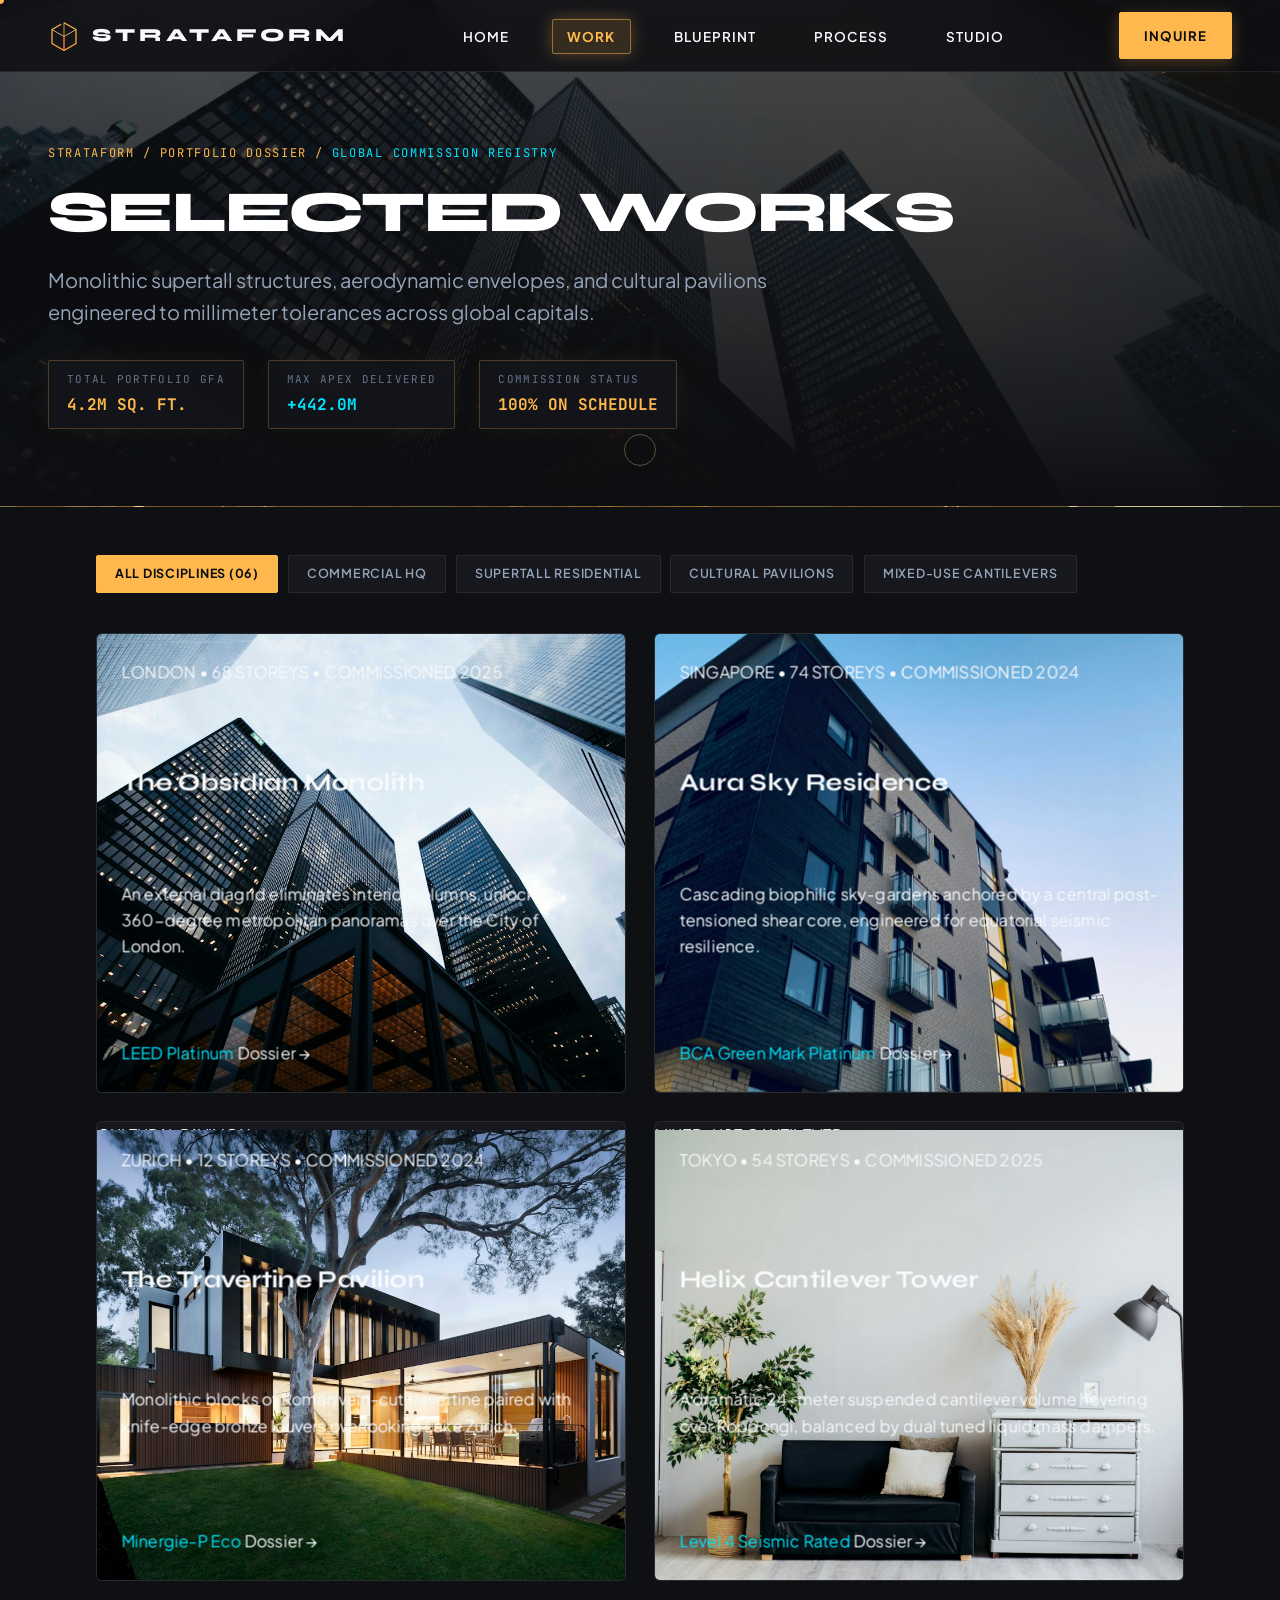
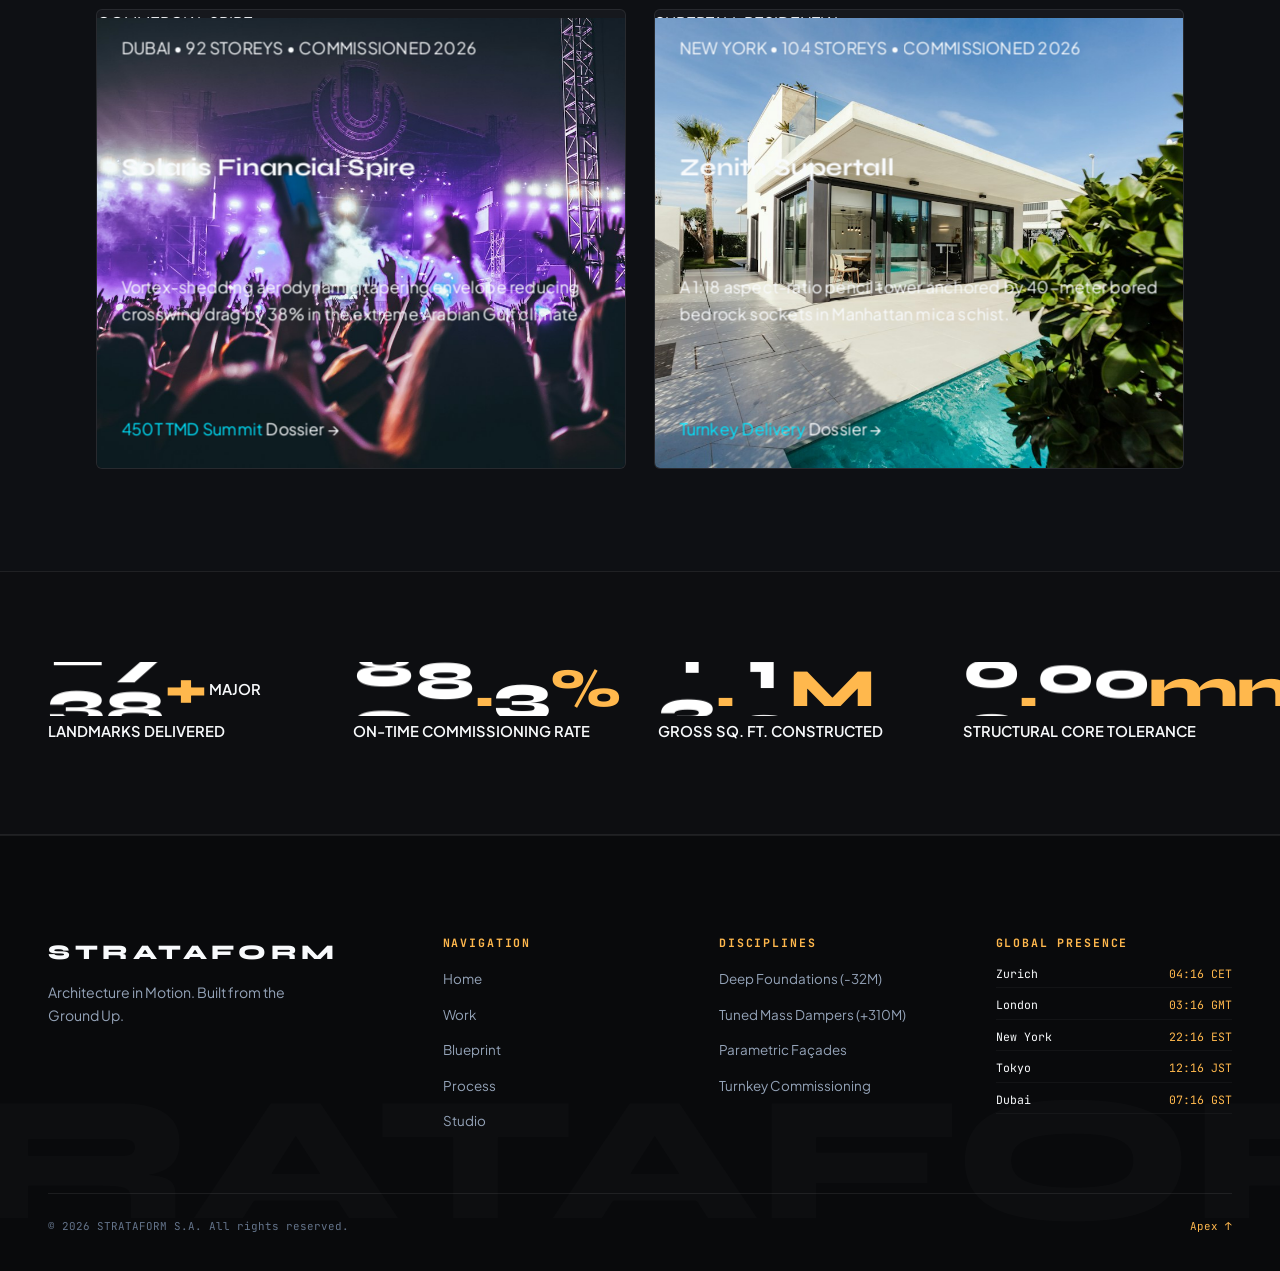
<file: work.html>
<!DOCTYPE html>
<html lang="en">
<head>
  <meta charset="UTF-8">
  <meta name="viewport" content="width=device-width, initial-scale=1.0">
  <title>Selected Works — STRATAFORM Portfolio</title>
  <meta name="description" content="Explore STRATAFORM's portfolio of supertall towers, commercial headquarters, and cultural pavilions built from raw earth to skyline.">

  <!-- Google Fonts: Syne, Plus Jakarta Sans, JetBrains Mono -->
  <link rel="preconnect" href="https://fonts.googleapis.com">
  <link rel="preconnect" href="https://fonts.gstatic.com" crossorigin>
  <link href="https://fonts.googleapis.com/css2?family=JetBrains+Mono:wght@400;500;600;700&family=Plus+Jakarta+Sans:wght@300;400;500;600;700&family=Syne:wght@700;800;900&display=swap" rel="stylesheet">

  <link rel="stylesheet" href="./styles.css">
</head>
<body data-page="work">

  <!-- Subtle Blueprint Grid Overlay -->
  <div class="blueprint-grid-overlay" aria-hidden="true"></div>

  <!-- Custom Precision Cursor Follower -->
  <div class="custom-cursor" id="custom-cursor" aria-hidden="true"></div>
  <div class="custom-cursor-follower" id="custom-cursor-follower" aria-hidden="true"></div>

  <!-- TOP NAVBAR -->
  <nav class="navbar" id="main-navbar">
    <div class="nav-scroll-indicator" id="nav-scroll-indicator"></div>

    <a href="index.html" class="brand-link">
      <svg class="brand-monogram" viewBox="0 0 48 48" fill="none" xmlns="http://www.w3.org/2000/svg" aria-label="STRATAFORM">
        <path class="logo-draw-path" d="M24 4L42 14.4V35.2L24 45.6L6 35.2V14.4L24 4Z" stroke="#FFB84D" stroke-width="1.8" stroke-linejoin="round"/>
        <path class="logo-draw-path" d="M24 4V45.6" stroke="#FFB84D" stroke-width="1.2"/>
        <path class="logo-draw-path" d="M6 14.4L24 24.8L42 14.4" stroke="#FFD07B" stroke-width="1.2"/>
        <path class="logo-draw-path" d="M24 24.8V45.6" stroke="#FF5A36" stroke-width="1.5"/>
      </svg>
      <span class="brand-name">STRATAFORM</span>
    </a>

    <!-- Top Menu Links -->
    <ul class="nav-menu" id="nav-menu">
      <li class="nav-item" data-nav="home"><a href="index.html" class="magnetic-btn">Home</a></li>
      <li class="nav-item active" data-nav="work"><a href="work.html" class="magnetic-btn">Work</a></li>
      <li class="nav-item" data-nav="blueprint"><a href="blueprint.html" class="magnetic-btn">Blueprint</a></li>
      <li class="nav-item" data-nav="process"><a href="process.html" class="magnetic-btn">Process</a></li>
      <li class="nav-item" data-nav="studio"><a href="studio.html" class="magnetic-btn">Studio</a></li>
    </ul>

    <div class="nav-actions">
      <a href="inquire.html" class="btn-inquire magnetic-btn">Inquire</a>
      <button class="mobile-nav-toggle" id="mobile-nav-toggle" aria-label="Toggle Navigation Menu">
        <span></span>
        <span></span>
        <span></span>
      </button>
    </div>
  </nav>

  <!-- Full-Screen Glass Mobile Menu Drawer -->
  <div class="mobile-nav-drawer" id="mobile-nav-drawer" aria-hidden="true" data-lenis-prevent>
    <div style="display: flex; justify-content: space-between; align-items: center; border-bottom: 1px solid rgba(255, 255, 255, 0.08); padding-bottom: 20px;">
      <span class="brand-name" style="font-size: 1.1rem; color: var(--accent-gold);">STRATAFORM</span>
      <span style="font-family: var(--font-mono); font-size: 0.72rem; color: var(--accent-cyan);">PORTFOLIO // 02</span>
    </div>

    <ul class="mobile-nav-list">
      <li class="mobile-nav-item"><a href="index.html" class="mobile-nav-link" data-nav="home"><span>Home</span><span class="mobile-link-num">01</span></a></li>
      <li class="mobile-nav-item"><a href="work.html" class="mobile-nav-link active" data-nav="work"><span>Work</span><span class="mobile-link-num">02</span></a></li>
      <li class="mobile-nav-item"><a href="blueprint.html" class="mobile-nav-link" data-nav="blueprint"><span>Blueprint</span><span class="mobile-link-num">03</span></a></li>
      <li class="mobile-nav-item"><a href="process.html" class="mobile-nav-link" data-nav="process"><span>Process</span><span class="mobile-link-num">04</span></a></li>
      <li class="mobile-nav-item"><a href="studio.html" class="mobile-nav-link" data-nav="studio"><span>Studio</span><span class="mobile-link-num">05</span></a></li>
    </ul>

    <div class="mobile-drawer-footer">
      <a href="inquire.html" class="btn-primary" style="width: 100%;">Inquire for Consultation &rarr;</a>
      <div style="display: flex; justify-content: space-between; font-family: var(--font-mono); font-size: 0.7rem; color: var(--text-muted);">
        <span>ZURICH &bull; LONDON &bull; NYC</span>
        <span>&copy; 2026 STRATAFORM</span>
      </div>
    </div>
  </div>

  <!-- PAGE HERO -->
  <header class="page-hero">
    <div class="container">
      <div class="page-hero-breadcrumbs">
        <span>STRATAFORM</span>
        <span>/</span>
        <span>PORTFOLIO DOSSIER</span>
        <span>/</span>
        <span style="color: var(--accent-cyan);">GLOBAL COMMISSION REGISTRY</span>
      </div>
      <h1 class="page-hero-title">Selected Works</h1>
      <p class="page-hero-subtitle">
        Monolithic supertall structures, aerodynamic envelopes, and cultural pavilions engineered to millimeter tolerances across global capitals.
      </p>

      <div class="page-hero-stats">
        <div class="hero-stat-badge">
          <span class="hero-stat-label">TOTAL PORTFOLIO GFA</span>
          <span class="hero-stat-val">4.2M SQ. FT.</span>
        </div>
        <div class="hero-stat-badge">
          <span class="hero-stat-label">MAX APEX DELIVERED</span>
          <span class="hero-stat-val" style="color: var(--accent-cyan);">+442.0M</span>
        </div>
        <div class="hero-stat-badge">
          <span class="hero-stat-label">COMMISSION STATUS</span>
          <span class="hero-stat-val">100% ON SCHEDULE</span>
        </div>
      </div>
    </div>
  </header>

  <!-- PORTFOLIO SECTION -->
  <main class="section-wrapper" id="portfolio-section" style="padding-top: 48px;">
    <div class="container">

      <!-- Filter Controls -->
      <div class="portfolio-filter-bar">
        <button class="filter-btn active" data-filter="all">All Disciplines (06)</button>
        <button class="filter-btn" data-filter="commercial">Commercial HQ</button>
        <button class="filter-btn" data-filter="residential">Supertall Residential</button>
        <button class="filter-btn" data-filter="cultural">Cultural Pavilions</button>
        <button class="filter-btn" data-filter="mixed">Mixed-Use Cantilevers</button>
      </div>

      <!-- Projects Grid -->
      <div class="portfolio-grid">

        <!-- Project 1 -->
        <article class="project-card" data-category="commercial" data-project-id="obsidian">
          <div class="project-card-media">
            <div class="card-curtain-reveal">
              <img src="./assets/project-obsidian.jpg" alt="The Obsidian Monolith" loading="lazy">
            </div>
            <div class="project-card-glare"></div>
            <span class="project-category-badge">COMMERCIAL HQ</span>
          </div>
          <div class="project-card-content">
            <span class="project-location-label">LONDON &bull; 68 STOREYS &bull; COMMISSIONED 2025</span>
            <h3 class="project-card-title">The Obsidian Monolith</h3>
            <p class="project-card-desc">An external diagrid eliminates interior columns, unlocking 360-degree metropolitan panoramas over the City of London.</p>
            <div class="project-card-footer">
              <span class="project-spec-item" style="color: var(--accent-cyan);">LEED Platinum</span>
              <button class="project-expand-link open-modal-trigger magnetic-btn" data-target="obsidian" data-project-id="obsidian">Dossier &rarr;</button>
            </div>
          </div>
        </article>

        <!-- Project 2 -->
        <article class="project-card" data-category="residential" data-project-id="aura">
          <div class="project-card-media">
            <div class="card-curtain-reveal">
              <img src="./assets/project-aura.jpg" alt="Aura Sky Residence" loading="lazy">
            </div>
            <div class="project-card-glare"></div>
            <span class="project-category-badge">SUPERTALL RESIDENTIAL</span>
          </div>
          <div class="project-card-content">
            <span class="project-location-label">SINGAPORE &bull; 74 STOREYS &bull; COMMISSIONED 2024</span>
            <h3 class="project-card-title">Aura Sky Residence</h3>
            <p class="project-card-desc">Cascading biophilic sky-gardens anchored by a central post-tensioned shear core, engineered for equatorial seismic resilience.</p>
            <div class="project-card-footer">
              <span class="project-spec-item" style="color: var(--accent-cyan);">BCA Green Mark Platinum</span>
              <button class="project-expand-link open-modal-trigger magnetic-btn" data-target="aura" data-project-id="aura">Dossier &rarr;</button>
            </div>
          </div>
        </article>

        <!-- Project 3 -->
        <article class="project-card" data-category="cultural" data-project-id="travertine">
          <div class="project-card-media">
            <div class="card-curtain-reveal">
              <img src="./assets/project-travertine.jpg" alt="The Travertine Pavilion" loading="lazy">
            </div>
            <div class="project-card-glare"></div>
            <span class="project-category-badge">CULTURAL PAVILION</span>
          </div>
          <div class="project-card-content">
            <span class="project-location-label">ZURICH &bull; 12 STOREYS &bull; COMMISSIONED 2024</span>
            <h3 class="project-card-title">The Travertine Pavilion</h3>
            <p class="project-card-desc">Monolithic blocks of Roman vein-cut travertine paired with knife-edge bronze louvers overlooking Lake Zurich.</p>
            <div class="project-card-footer">
              <span class="project-spec-item" style="color: var(--accent-cyan);">Minergie-P Eco</span>
              <button class="project-expand-link open-modal-trigger magnetic-btn" data-target="travertine" data-project-id="travertine">Dossier &rarr;</button>
            </div>
          </div>
        </article>

        <!-- Project 4 -->
        <article class="project-card" data-category="mixed" data-project-id="helix">
          <div class="project-card-media">
            <div class="card-curtain-reveal">
              <img src="./assets/project-helix.jpg" alt="Helix Cantilever Tower" loading="lazy">
            </div>
            <div class="project-card-glare"></div>
            <span class="project-category-badge">MIXED-USE CANTILEVER</span>
          </div>
          <div class="project-card-content">
            <span class="project-location-label">TOKYO &bull; 54 STOREYS &bull; COMMISSIONED 2025</span>
            <h3 class="project-card-title">Helix Cantilever Tower</h3>
            <p class="project-card-desc">A dramatic 24-meter suspended cantilever volume hovering over Roppongi, balanced by dual tuned liquid mass dampers.</p>
            <div class="project-card-footer">
              <span class="project-spec-item" style="color: var(--accent-cyan);">Level 4 Seismic Rated</span>
              <button class="project-expand-link open-modal-trigger magnetic-btn" data-target="helix" data-project-id="helix">Dossier &rarr;</button>
            </div>
          </div>
        </article>

        <!-- Project 5 -->
        <article class="project-card" data-category="commercial" data-project-id="solaris">
          <div class="project-card-media">
            <div class="card-curtain-reveal">
              <img src="./assets/project-solaris.jpg" alt="Solaris Financial Spire" loading="lazy">
            </div>
            <div class="project-card-glare"></div>
            <span class="project-category-badge">COMMERCIAL SPIRE</span>
          </div>
          <div class="project-card-content">
            <span class="project-location-label">DUBAI &bull; 92 STOREYS &bull; COMMISSIONED 2026</span>
            <h3 class="project-card-title">Solaris Financial Spire</h3>
            <p class="project-card-desc">Vortex-shedding aerodynamic tapering envelope reducing crosswind drag by 38% in the extreme Arabian Gulf climate.</p>
            <div class="project-card-footer">
              <span class="project-spec-item" style="color: var(--accent-cyan);">450T TMD Summit</span>
              <button class="project-expand-link open-modal-trigger magnetic-btn" data-target="solaris" data-project-id="solaris">Dossier &rarr;</button>
            </div>
          </div>
        </article>

        <!-- Project 6 -->
        <article class="project-card" data-category="residential" data-project-id="zenith">
          <div class="project-card-media">
            <div class="card-curtain-reveal">
              <img src="./assets/project-zenith.jpg" alt="Zenith Supertall" loading="lazy">
            </div>
            <div class="project-card-glare"></div>
            <span class="project-category-badge">SUPERTALL RESIDENTIAL</span>
          </div>
          <div class="project-card-content">
            <span class="project-location-label">NEW YORK &bull; 104 STOREYS &bull; COMMISSIONED 2026</span>
            <h3 class="project-card-title">Zenith Supertall</h3>
            <p class="project-card-desc">A 1:18 aspect-ratio pencil tower anchored by 40-meter bored bedrock sockets in Manhattan mica schist.</p>
            <div class="project-card-footer">
              <span class="project-spec-item" style="color: var(--accent-cyan);">Turnkey Delivery</span>
              <button class="project-expand-link open-modal-trigger magnetic-btn" data-target="zenith" data-project-id="zenith">Dossier &rarr;</button>
            </div>
          </div>
        </article>

      </div>
    </div>
  </main>

  <!-- ROLLING SLOT-MACHINE ODOMETER METRICS -->
  <section id="metrics-section">
    <div class="container">
      <div class="metrics-grid">
        <div class="metric-card">
          <div class="odometer-display">
            <div class="odometer-digit-reel"><div class="odometer-digit-strip"><span>0</span><span>1</span><span>2</span><span>3</span></div></div>
            <div class="odometer-digit-reel"><div class="odometer-digit-strip"><span>0</span><span>4</span><span>7</span><span>8</span></div></div>
            <span class="odometer-suffix">+</span>
          </div>
          <span class="metric-label">MAJOR LANDMARKS DELIVERED</span>
        </div>

        <div class="metric-card">
          <div class="odometer-display">
            <div class="odometer-digit-reel"><div class="odometer-digit-strip"><span>0</span><span>7</span><span>8</span><span>9</span></div></div>
            <div class="odometer-digit-reel"><div class="odometer-digit-strip"><span>0</span><span>5</span><span>8</span><span>9</span></div></div>
            <span class="odometer-dot">.</span>
            <div class="odometer-digit-reel"><div class="odometer-digit-strip"><span>0</span><span>2</span><span>3</span><span>4</span></div></div>
            <span class="odometer-suffix">%</span>
          </div>
          <span class="metric-label">ON-TIME COMMISSIONING RATE</span>
        </div>

        <div class="metric-card">
          <div class="odometer-display">
            <div class="odometer-digit-reel"><div class="odometer-digit-strip"><span>0</span><span>1</span><span>3</span><span>4</span></div></div>
            <span class="odometer-dot">.</span>
            <div class="odometer-digit-reel"><div class="odometer-digit-strip"><span>0</span><span>1</span><span>2</span><span>2</span></div></div>
            <span class="odometer-suffix">M</span>
          </div>
          <span class="metric-label">GROSS SQ. FT. CONSTRUCTED</span>
        </div>

        <div class="metric-card">
          <div class="odometer-display">
            <div class="odometer-digit-reel"><div class="odometer-digit-strip"><span>0</span><span>0</span></div></div>
            <span class="odometer-dot">.</span>
            <div class="odometer-digit-reel"><div class="odometer-digit-strip"><span>0</span><span>0</span></div></div>
            <div class="odometer-digit-reel"><div class="odometer-digit-strip"><span>0</span><span>0</span></div></div>
            <span class="odometer-suffix">mm</span>
          </div>
          <span class="metric-label">STRUCTURAL CORE TOLERANCE</span>
        </div>
      </div>
    </div>
  </section>

  <!-- PROJECT DOSSIER MODAL -->
  <div class="project-modal-backdrop" id="project-modal" data-lenis-prevent>
    <div class="project-modal-card" data-lenis-prevent>
      <button class="modal-close-btn magnetic-btn" id="close-modal-btn">&times;</button>
      <span class="corner-micro-label" id="modal-project-code">STF-LDN // 01</span>
      <h2 class="font-display" id="modal-project-title" style="font-size: 1.8rem; margin-top: 4px; color: #FFF;">The Obsidian Monolith</h2>
      <p class="font-mono text-muted" id="modal-project-location" style="font-size: 0.75rem; margin-top: 2px;">LONDON &bull; COMMISSIONED 2025</p>

      <div class="modal-hero-image">
        <img id="modal-project-img" src="./assets/project-obsidian.jpg" alt="Project Overview">
      </div>

      <p style="font-size: 0.9rem; color: var(--text-secondary); line-height: 1.6;" id="modal-project-desc">
        A 68-storey commercial landmark featuring an external diagrid that eliminates internal perimeter columns, affording uninterrupted 360-degree metropolitan panoramas.
      </p>

      <table class="modal-specs-table">
        <tbody>
          <tr><td>STRUCTURAL SYSTEM</td><td id="modal-spec-system">Steel Diagrid + Post-Tensioned C90 Core</td></tr>
          <tr><td>FOUNDATION SOCKETING</td><td id="modal-spec-foundation">38m Bored Bedrock Piles</td></tr>
          <tr><td>DAMPING SYSTEM</td><td id="modal-spec-damping">Tuned Liquid Column Damper</td></tr>
          <tr><td>FAÇADE &amp; GLAZING</td><td id="modal-spec-glazing">Acoustic Triple-Glazed Low-E Cavity Curtain Wall</td></tr>
          <tr><td>SCALE &amp; ELEVATION</td><td id="modal-spec-height">68 Storeys // 312 Meters</td></tr>
          <tr><td>ENVIRONMENTAL TIER</td><td id="modal-spec-leed">LEED Platinum Certified</td></tr>
        </tbody>
      </table>

      <div style="margin-top: 24px; display: flex; gap: 12px; flex-wrap: wrap;">
        <a href="inquire.html" class="btn-primary magnetic-btn">Request Full Technical Dossier &rarr;</a>
        <button class="btn-secondary magnetic-btn" id="close-modal-btn-2">Close</button>
      </div>
    </div>
  </div>

  <!-- ARCHITECTURAL FOOTER -->
  <footer class="architectural-footer">
    <div class="footer-giant-watermark">STRATAFORM</div>
    <div class="container">
      <div class="footer-grid">
        <div>
          <span class="brand-name" style="font-size: 1.3rem;">STRATAFORM</span>
          <p class="footer-tagline">Architecture in Motion. Built from the Ground Up.</p>
        </div>
        <div>
          <h4 class="footer-col-title">Navigation</h4>
          <ul class="footer-links-list">
            <li><a href="index.html">Home</a></li>
            <li><a href="work.html">Work</a></li>
            <li><a href="blueprint.html">Blueprint</a></li>
            <li><a href="process.html">Process</a></li>
            <li><a href="studio.html">Studio</a></li>
          </ul>
        </div>
        <div>
          <h4 class="footer-col-title">Disciplines</h4>
          <ul class="footer-links-list">
            <li><a href="blueprint.html">Deep Foundations (-32M)</a></li>
            <li><a href="blueprint.html">Tuned Mass Dampers (+310M)</a></li>
            <li><a href="process.html">Parametric Façades</a></li>
            <li><a href="inquire.html">Turnkey Commissioning</a></li>
          </ul>
        </div>
        <div>
          <h4 class="footer-col-title">Global Presence</h4>
          <div class="office-clock-item"><span class="office-city">Zurich</span><span class="office-time" id="clock-zurich">--:--</span></div>
          <div class="office-clock-item"><span class="office-city">London</span><span class="office-time" id="clock-london">--:--</span></div>
          <div class="office-clock-item"><span class="office-city">New York</span><span class="office-time" id="clock-newyork">--:--</span></div>
          <div class="office-clock-item"><span class="office-city">Tokyo</span><span class="office-time" id="clock-tokyo">--:--</span></div>
          <div class="office-clock-item"><span class="office-city">Dubai</span><span class="office-time" id="clock-dubai">--:--</span></div>
        </div>
      </div>
      <div class="footer-bottom-bar">
        <span>&copy; 2026 STRATAFORM S.A. All rights reserved.</span>
        <button class="back-to-top-btn magnetic-btn" id="back-to-top-btn">Apex &uarr;</button>
      </div>
    </div>
  </footer>

  <!-- Local Zero-Latency Script Libraries -->
  <script src="./libs/lenis.min.js"></script>
  <script src="./libs/gsap.min.js"></script>
  <script src="./libs/ScrollTrigger.min.js"></script>
  <script src="./app.js"></script>
</body>
</html>
</file>
<file: styles.css>
/* ==========================================================================
   STRATAFORM — Architectural Engineering & Development
   Ultra-Minimal, Sleek Architectural Brutalism & Luxury Modernism
   GPU-Accelerated 60fps Animations (GSAP + ScrollTrigger + Lenis)
   ========================================================================== */

/* --------------------------------------------------------------------------
   1. Theme Variables
   -------------------------------------------------------------------------- */
:root {
  /* Obsidian Palette */
  --bg-primary: #0D0E11;
  /* Deep Obsidian Charcoal */
  --bg-secondary: #121418;
  --bg-surface: #16181D;
  /* Smoked Slate */
  --bg-surface-hover: #1C1F26;
  --bg-glass: rgba(13, 14, 17, 0.75);
  --bg-glass-heavy: rgba(13, 14, 17, 0.96);

  /* Travertine Editorial Stone */
  --bg-travertine: #F3EFEA;
  /* Warm Travertine Stone */
  --text-dark: #121316;
  /* Deep Charcoal */
  --text-dark-sub: #4E5158;
  --border-travertine: rgba(18, 19, 22, 0.12);

  /* High-Contrast Vibrant Pop Accents (Luminous Amber Gold & Electric Cyan) */
  --accent-gold: #FFB84D;
  /* Luminous Amber Gold */
  --accent-gold-hover: #FFD07B;
  /* Glowing Amber Gold Hover */
  --accent-cyan: #00E5FF;
  /* Electric Architectural Cyan */
  --accent-cyan-hover: #5CF0FF;
  --accent-bronze: #FFB84D;
  /* Mapped to Amber Gold for vibrant popping contrast */
  --accent-bronze-light: #FFD07B;
  --accent-terracotta: #FF5A36;
  /* Vibrant Terracotta */

  /* Text Colors */
  --text-primary: #F8FAFC;
  /* Crisp Off-White */
  --text-secondary: #94A3B8;
  /* Slate Gray */
  --text-muted: #64748B;

  /* High-Contrast Borders & Hairlines */
  --border-subtle: rgba(255, 255, 255, 0.08);
  --border-medium: rgba(255, 255, 255, 0.16);
  --border-bronze: rgba(255, 184, 77, 0.45);
  /* Crisp amber hairline border */
  --border-cyan: rgba(0, 229, 255, 0.45);

  /* Vibrant Glow Effects */
  --glow-gold: 0 0 24px rgba(255, 184, 77, 0.35);
  --glow-gold-lg: 0 0 36px rgba(255, 184, 77, 0.5);
  --glow-cyan: 0 0 20px rgba(0, 229, 255, 0.4);

  /* Typography */
  --font-display: 'Syne', sans-serif;
  --font-body: 'Plus Jakarta Sans', sans-serif;
  --font-mono: 'JetBrains Mono', monospace;

  /* Layout */
  --navbar-height: 72px;
  --radius-sm: 2px;
  --radius-md: 6px;
  --radius-lg: 12px;
  --ease-expo: cubic-bezier(0.16, 1, 0.3, 1);
}

/* --------------------------------------------------------------------------
   2. Reset & Global Base
   -------------------------------------------------------------------------- */
*,
*::before,
*::after {
  box-sizing: border-box;
  margin: 0;
  padding: 0;
}

html {
  font-size: 16px;
  background-color: var(--bg-primary);
  color: var(--text-primary);
  font-family: var(--font-body);
  -webkit-font-smoothing: antialiased;
  -moz-osx-font-smoothing: grayscale;
  overflow-x: clip;
}

body {
  width: 100%;
  max-width: 100%;
  min-height: 100vh;
  overflow-x: clip;
  position: relative;
  line-height: 1.6;
}

img,
video,
canvas,
svg {
  max-width: 100%;
  height: auto;
}

#hero-canvas,
.blueprint-viewport-wrapper canvas,
.three-canvas {
  width: 100% !important;
  height: 100% !important;
  max-width: none !important;
}

/* Fluid Responsive Typography & Anti-Collision Headings (Syne) */
h1,
.page-hero h1,
.hero-title,
.page-hero-title {
  font-family: var(--font-display);
  font-size: clamp(22px, 5.2vw, 58px);
  line-height: 1.15;
  max-width: 100%;
  word-break: normal;
  overflow-wrap: break-word;
  hyphens: none;
}

h2,
.section-title {
  font-family: var(--font-display);
  font-size: clamp(20px, 4vw, 42px);
  line-height: 1.2;
  word-break: normal;
  overflow-wrap: break-word;
  hyphens: none;
}

h3,
.corner-caption {
  font-family: var(--font-display);
  font-size: clamp(16px, 2.5vw, 24px);
  line-height: 1.3;
  word-break: normal;
  overflow-wrap: break-word;
  hyphens: none;
}

h4 {
  font-family: var(--font-display);
  font-size: clamp(16px, 2.5vw, 22px);
  line-height: 1.3;
  word-break: normal;
  overflow-wrap: break-word;
  hyphens: none;
}

p,
span,
label,
a {
  overflow-wrap: break-word;
}

/* Custom Scrollbar */
::-webkit-scrollbar {
  width: 4px;
}

::-webkit-scrollbar-track {
  background: var(--bg-primary);
}

::-webkit-scrollbar-thumb {
  background: #22252C;
}

::-webkit-scrollbar-thumb:hover {
  background: var(--accent-bronze);
}

::selection {
  background: var(--accent-bronze);
  color: var(--bg-primary);
}

img,
video,
canvas {
  display: block;
  max-width: 100%;
}

a {
  color: inherit;
  text-decoration: none;
  transition: opacity 0.25s ease, color 0.25s ease;
}

button {
  background: none;
  border: none;
  color: inherit;
  font: inherit;
  cursor: pointer;
  outline: none;
}

/* Blueprint Grid Background Pattern */
.blueprint-grid-overlay {
  position: fixed;
  inset: 0;
  pointer-events: none;
  z-index: 1;
  background-image:
    linear-gradient(rgba(255, 255, 255, 0.018) 1px, transparent 1px),
    linear-gradient(90deg, rgba(255, 255, 255, 0.018) 1px, transparent 1px);
  background-size: 80px 80px;
}

/* Precision Cursor */
.custom-cursor {
  position: fixed;
  top: 0;
  left: 0;
  width: 8px;
  height: 8px;
  background: var(--accent-bronze);
  border-radius: 50%;
  pointer-events: none;
  z-index: 99999;
  transform: translate(-50%, -50%);
  transition: width 0.2s var(--ease-expo), height 0.2s var(--ease-expo), background-color 0.2s ease;
}

.custom-cursor-follower {
  position: fixed;
  top: 0;
  left: 0;
  width: 32px;
  height: 32px;
  border: 1px solid rgba(200, 157, 108, 0.45);
  border-radius: 50%;
  pointer-events: none;
  z-index: 99998;
  transform: translate(-50%, -50%);
  transition: transform 0.08s ease-out, width 0.2s ease, height 0.2s ease;
}

.custom-cursor.hovering {
  width: 14px;
  height: 14px;
  background: #FFF;
}

.custom-cursor-follower.hovering {
  width: 48px;
  height: 48px;
  border-color: var(--accent-bronze);
  background: rgba(200, 157, 108, 0.06);
}

@media (pointer: coarse) {

  .custom-cursor,
  .custom-cursor-follower {
    display: none !important;
  }
}

/* Containers & Fluid Padding (All Screens) */
.container,
.section-wrapper {
  width: 100%;
  max-width: 1400px;
  margin: 0 auto;
  padding-left: clamp(16px, 4vw, 48px);
  padding-right: clamp(16px, 4vw, 48px);
}

.container {
  position: relative;
  z-index: 2;
}

/* Section Wrapper */
.section-wrapper {
  position: relative;
  padding-top: clamp(64px, 8vw, 140px);
  padding-bottom: clamp(64px, 8vw, 140px);
  z-index: 20;
  background: var(--bg-primary);
}

/* Prevent Grid & Flex Blowouts across all layout containers */
.portfolio-grid>*,
.metrics-grid>*,
.materials-grid>*,
.material-grid>*,
.specimen-grid-4>*,
.offices-grid>*,
.capabilities-grid>*,
.editorial-columns-grid>*,
.process-grid>*,
.phases-grid>*,
.typology-grid>*,
.typology-options>*,
.calc-display-grid>*,
.inquiry-form-grid>*,
.dossier-grid>*,
.footer-grid>* {
  min-width: 0;
}

.section-header {
  margin-bottom: 64px;
  display: flex;
  flex-direction: column;
  gap: 8px;
  position: relative;
}

.section-overline {
  font-family: var(--font-mono);
  font-size: 0.72rem;
  letter-spacing: 0.2em;
  text-transform: uppercase;
  color: var(--accent-bronze);
}

.section-title {
  font-family: var(--font-display);
  font-size: clamp(2rem, 3.8vw, 3.2rem);
  font-weight: 800;
  letter-spacing: -0.02em;
  text-transform: uppercase;
  line-height: 1.1;
}

.section-desc {
  font-size: 0.98rem;
  color: var(--text-secondary);
  max-width: 520px;
  margin-top: 4px;
}

/* Self-Drawing Architectural Drafting Lines & Crosshairs (+) */
.blueprint-divider {
  width: 100%;
  height: 1px;
  position: relative;
  overflow: visible;
  margin: 0 0 64px 0;
}

.blueprint-drafting-line {
  stroke-dasharray: 1400;
  stroke-dashoffset: 1400;
  transition: stroke-dashoffset 0.05s linear;
  will-change: stroke-dashoffset;
}

.crosshair-corner {
  position: absolute;
  font-family: var(--font-mono);
  font-size: 0.75rem;
  color: var(--accent-bronze);
  line-height: 1;
  pointer-events: none;
  opacity: 0;
  transform: scale(0.6);
  transition: opacity 0.6s ease, transform 0.6s var(--ease-expo);
}

.crosshair-corner.top-left {
  top: -10px;
  left: 0;
}

.crosshair-corner.top-right {
  top: -10px;
  right: 0;
}

.crosshair-corner.bottom-left {
  bottom: -10px;
  left: 0;
}

.crosshair-corner.bottom-right {
  bottom: -10px;
  right: 0;
}

.section-header.revealed .crosshair-corner {
  opacity: 1;
  transform: scale(1);
}

/* High-Contrast Interactive Buttons (Min 44px Touch Targets, Vibrant Pop) */
.btn-primary,
.btn-inquire {
  display: inline-flex;
  align-items: center;
  justify-content: center;
  gap: 10px;
  min-height: 44px;
  padding: 12px 24px;
  font-family: var(--font-body);
  font-size: 0.82rem;
  font-weight: 700;
  letter-spacing: 0.08em;
  text-transform: uppercase;
  color: #0D0E11 !important;
  background: var(--accent-gold);
  border: 1px solid var(--accent-gold);
  border-radius: var(--radius-sm);
  cursor: pointer;
  white-space: nowrap;
  transition: all 0.25s var(--ease-expo);
  box-shadow: 0 4px 16px rgba(255, 184, 77, 0.25);
  text-decoration: none;
  will-change: transform;
}

.btn-primary:hover,
.btn-inquire:hover {
  background: var(--accent-gold-hover);
  color: #0D0E11 !important;
  border-color: var(--accent-gold-hover);
  box-shadow: var(--glow-gold);
  transform: translateY(-2px);
}

.btn-secondary {
  display: inline-flex;
  align-items: center;
  justify-content: center;
  gap: 10px;
  min-height: 44px;
  padding: 12px 24px;
  font-family: var(--font-body);
  font-size: 0.82rem;
  font-weight: 600;
  letter-spacing: 0.08em;
  text-transform: uppercase;
  color: #F8FAFC !important;
  background: rgba(255, 184, 77, 0.06);
  border: 1px solid rgba(255, 184, 77, 0.45);
  border-radius: var(--radius-sm);
  cursor: pointer;
  white-space: nowrap;
  transition: all 0.25s var(--ease-expo);
  text-decoration: none;
  will-change: transform;
}

.btn-secondary:hover {
  background: rgba(255, 184, 77, 0.16);
  border-color: var(--accent-gold);
  color: #FFF !important;
  box-shadow: 0 0 20px rgba(255, 184, 77, 0.3);
  transform: translateY(-2px);
}

.btn-cyan {
  display: inline-flex;
  align-items: center;
  justify-content: center;
  gap: 10px;
  min-height: 44px;
  padding: 12px 24px;
  font-family: var(--font-body);
  font-size: 0.82rem;
  font-weight: 700;
  letter-spacing: 0.08em;
  text-transform: uppercase;
  color: #0D0E11 !important;
  background: var(--accent-cyan);
  border: 1px solid var(--accent-cyan);
  border-radius: var(--radius-sm);
  cursor: pointer;
  white-space: nowrap;
  transition: all 0.25s var(--ease-expo);
  box-shadow: var(--glow-cyan);
  text-decoration: none;
}

.btn-cyan:hover {
  background: var(--accent-cyan-hover);
  box-shadow: 0 0 28px rgba(0, 229, 255, 0.6);
  transform: translateY(-2px);
}

/* --------------------------------------------------------------------------
   3. Preloader
   -------------------------------------------------------------------------- */
#preloader {
  position: fixed;
  inset: 0;
  background: var(--bg-primary);
  z-index: 100000;
  display: flex;
  flex-direction: column;
  align-items: center;
  justify-content: center;
  gap: 24px;
  transition: opacity 0.7s var(--ease-expo), visibility 0.7s;
}

#preloader.loaded {
  opacity: 0;
  visibility: hidden;
  pointer-events: none;
}

.preloader-cube {
  width: 56px;
  height: 56px;
}

.preloader-svg-path {
  stroke-dasharray: 200;
  stroke-dashoffset: 200;
  animation: preloaderPen 2s cubic-bezier(0.65, 0, 0.35, 1) infinite alternate;
}

@keyframes preloaderPen {
  0% {
    stroke-dashoffset: 200;
  }

  100% {
    stroke-dashoffset: 0;
  }
}

.preloader-meta {
  display: flex;
  flex-direction: column;
  align-items: center;
  gap: 6px;
}

.preloader-name {
  font-family: var(--font-display);
  font-size: 1rem;
  font-weight: 800;
  letter-spacing: 0.28em;
  color: var(--text-primary);
}

.preloader-counter {
  font-family: var(--font-mono);
  font-size: 0.82rem;
  color: var(--accent-bronze);
  letter-spacing: 0.16em;
}

/* --------------------------------------------------------------------------
   4. High-Contrast Top Navbar (72px Fixed, Popping Menu Links & Active Pill)
   -------------------------------------------------------------------------- */
.navbar {
  position: fixed;
  top: 0;
  left: 0;
  width: 100%;
  height: var(--navbar-height);
  z-index: 1000;
  display: flex;
  align-items: center;
  justify-content: space-between;
  padding: 0 clamp(20px, 4vw, 48px);
  background: rgba(13, 14, 17, 0.85);
  backdrop-filter: blur(20px);
  -webkit-backdrop-filter: blur(20px);
  border-bottom: 1px solid var(--border-subtle);
  transition: background-color 0.4s ease, border-color 0.4s ease;
}

.navbar.scrolled {
  background: rgba(13, 14, 17, 0.95);
  border-bottom: 1px solid var(--border-medium);
}

.nav-scroll-indicator {
  position: absolute;
  bottom: 0;
  left: 0;
  height: 2px;
  width: 0%;
  background: linear-gradient(90deg, var(--accent-gold), var(--accent-cyan));
  box-shadow: 0 0 10px rgba(255, 184, 77, 0.5);
  transition: width 0.05s linear;
}

/* Brand Monogram & Name */
.brand-link {
  display: flex;
  align-items: center;
  gap: 12px;
  white-space: nowrap;
  text-decoration: none;
}

.brand-monogram {
  width: 32px;
  height: 32px;
  flex-shrink: 0;
}

.logo-draw-path {
  stroke-dasharray: 120;
  stroke-dashoffset: 120;
  will-change: stroke-dashoffset;
}

.brand-name {
  font-family: var(--font-display);
  font-size: 1.15rem;
  font-weight: 800;
  letter-spacing: 0.22em;
  color: var(--text-primary);
  transition: color 0.25s ease;
}

.brand-link:hover .brand-name {
  color: var(--accent-gold);
}

/* Desktop Single-Line Nav Links with Popping Contrast */
.nav-menu {
  display: flex;
  align-items: center;
  gap: 28px;
  list-style: none;
}

.nav-item a {
  font-family: var(--font-body);
  font-size: 0.84rem;
  font-weight: 600;
  color: #F8FAFC;
  letter-spacing: 0.08em;
  text-transform: uppercase;
  white-space: nowrap;
  padding: 8px 14px;
  border-radius: var(--radius-sm);
  position: relative;
  transition: all 0.25s var(--ease-expo);
  text-decoration: none;
  border: 1px solid transparent;
}

.nav-item a:hover {
  color: var(--accent-gold);
  background: rgba(255, 184, 77, 0.1);
  border-color: rgba(255, 184, 77, 0.35);
  box-shadow: 0 0 16px rgba(255, 184, 77, 0.2);
}

/* Dynamic Active Page Highlighter */
.nav-item.active a,
body[data-page="home"] .nav-item[data-nav="home"] a,
body[data-page="work"] .nav-item[data-nav="work"] a,
body[data-page="blueprint"] .nav-item[data-nav="blueprint"] a,
body[data-page="process"] .nav-item[data-nav="process"] a,
body[data-page="studio"] .nav-item[data-nav="studio"] a {
  color: var(--accent-gold) !important;
  background: rgba(255, 184, 77, 0.14) !important;
  border: 1px solid rgba(255, 184, 77, 0.5) !important;
  box-shadow: 0 0 16px rgba(255, 184, 77, 0.3) !important;
  font-weight: 700;
}

.nav-actions {
  display: flex;
  align-items: center;
  gap: 16px;
}

/* Touch-Friendly 44px x 44px Animated Hamburger Toggle */
.mobile-nav-toggle {
  display: none;
  width: 44px;
  height: 44px;
  background: rgba(255, 255, 255, 0.04);
  border: 1px solid rgba(255, 184, 77, 0.35);
  border-radius: var(--radius-sm);
  cursor: pointer;
  align-items: center;
  justify-content: center;
  flex-direction: column;
  gap: 6px;
  padding: 10px;
  z-index: 10001;
  transition: all 0.25s ease;
}

.mobile-nav-toggle:hover {
  background: rgba(255, 184, 77, 0.12);
  border-color: var(--accent-gold);
}

.mobile-nav-toggle span {
  display: block;
  width: 22px;
  height: 2px;
  background: var(--text-primary);
  transition: transform 0.3s ease, opacity 0.3s ease, background 0.3s ease;
}

.mobile-nav-toggle.open span:nth-child(1) {
  transform: translateY(8px) rotate(45deg);
  background: var(--accent-gold);
}

.mobile-nav-toggle.open span:nth-child(2) {
  opacity: 0;
}

.mobile-nav-toggle.open span:nth-child(3) {
  transform: translateY(-8px) rotate(-45deg);
  background: var(--accent-gold);
}

/* Full-Screen Glass Mobile Menu Drawer (100dvh, Touch-Scrollable) */
.mobile-nav-drawer {
  position: fixed;
  inset: 0;
  width: 100vw;
  height: 100vh;
  height: 100dvh;
  background: rgba(13, 14, 17, 0.98);
  backdrop-filter: blur(30px);
  -webkit-backdrop-filter: blur(30px);
  z-index: 10000;
  display: flex;
  flex-direction: column;
  justify-content: space-between;
  padding: 100px clamp(20px, 5vw, 48px) 36px;
  overflow-y: auto;
  -webkit-overflow-scrolling: touch;
  opacity: 0;
  visibility: hidden;
  pointer-events: none;
  transition: opacity 0.35s var(--ease-expo), visibility 0.35s;
}

@media (max-height: 540px) {
  .mobile-nav-drawer {
    padding: 72px 20px 24px;
    justify-content: flex-start;
    gap: 20px;
  }

  .mobile-nav-link {
    font-size: 1.35rem !important;
  }

  .mobile-nav-item {
    padding-bottom: 8px;
  }
}

.mobile-nav-drawer.open {
  opacity: 1;
  visibility: visible;
  pointer-events: auto;
}

.mobile-nav-list {
  list-style: none;
  display: flex;
  flex-direction: column;
  gap: 16px;
}

.mobile-nav-item {
  border-bottom: 1px solid rgba(255, 255, 255, 0.06);
  padding-bottom: 14px;
}

.mobile-nav-link {
  font-family: var(--font-display);
  font-size: clamp(1.8rem, 6vw, 2.6rem);
  font-weight: 800;
  color: var(--text-primary);
  text-decoration: none;
  text-transform: uppercase;
  letter-spacing: -0.01em;
  display: flex;
  align-items: center;
  justify-content: space-between;
  transition: color 0.2s ease, transform 0.2s ease;
}

.mobile-nav-link:hover,
body[data-page="home"] .mobile-nav-link[data-nav="home"],
body[data-page="work"] .mobile-nav-link[data-nav="work"],
body[data-page="blueprint"] .mobile-nav-link[data-nav="blueprint"],
body[data-page="process"] .mobile-nav-link[data-nav="process"],
body[data-page="studio"] .mobile-nav-link[data-nav="studio"] {
  color: var(--accent-gold) !important;
  transform: translateX(6px);
}

.mobile-nav-link .mobile-link-num {
  font-family: var(--font-mono);
  font-size: 0.88rem;
  color: var(--accent-cyan);
}

.mobile-drawer-footer {
  display: flex;
  flex-direction: column;
  gap: 16px;
}

@media (max-width: 640px) {
  .nav-menu {
    display: none !important;
  }

  .mobile-nav-toggle {
    display: flex !important;
  }
}

.nav-menu.open {
  right: 0;
}


/* --------------------------------------------------------------------------
   5. Hero Section: 800vh Track, Locked 60fps Canvas Scrub, Zero Center Obstruction
   -------------------------------------------------------------------------- */
#hero-scroll-track {
  position: relative;
  width: 100%;
  height: 800vh;
  /* Set to 800vh for smooth 15-second scroll scrub */
  z-index: 10;
}

.hero-sticky-viewport {
  position: sticky;
  top: 0;
  left: 0;
  width: 100vw;
  height: 100vh;
  overflow: hidden;
  background: var(--bg-primary);
}

/* High-Performance 60fps Canvas */
#hero-canvas {
  position: absolute;
  top: 0;
  left: 0;
  width: 100vw;
  height: 100vh;
  z-index: 1;
  pointer-events: none;
  will-change: transform;
}

/* Light Vignette (Unobtrusive) */
.hero-vignette {
  position: absolute;
  inset: 0;
  z-index: 2;
  background: radial-gradient(circle at center, rgba(13, 14, 17, 0) 40%, rgba(13, 14, 17, 0.6) 100%);
  pointer-events: none;
}

/* Sleek Minimal Hairline Progress (Bottom-Left With Phase Title, Zero Center Obstruction) */
.hero-hairline-progress {
  display: flex;
  align-items: center;
  gap: 14px;
  margin-top: 18px;
  pointer-events: none;
}

.hero-hairline-track {
  width: 140px;
  height: 1px;
  background: rgba(255, 255, 255, 0.15);
  position: relative;
  overflow: hidden;
}

.hero-hairline-fill {
  position: absolute;
  top: 0;
  left: 0;
  height: 100%;
  width: 0%;
  background: var(--accent-gold);
  box-shadow: 0 0 10px var(--accent-gold);
  transition: width 0.08s linear;
}

.hero-hairline-pct {
  font-family: var(--font-mono);
  font-size: 0.72rem;
  letter-spacing: 0.14em;
  color: var(--accent-gold);
  font-weight: 700;
}

/* Bottom-Left Minimal Floating Corner Typography (NO BACKGROUND BOX) */
.hero-corner-typography {
  position: absolute;
  bottom: 48px;
  left: 48px;
  z-index: 6;
  max-width: 480px;
  pointer-events: auto;
}

.corner-phase {
  display: none;
  flex-direction: column;
  gap: 8px;
  opacity: 0;
  transform: translateY(12px);
  transition: opacity 0.4s var(--ease-expo), transform 0.4s var(--ease-expo);
}

.corner-phase.active {
  display: flex;
  opacity: 1;
  transform: translateY(0);
}

#phase-0.active {
  opacity: 1;
  transform: translateY(0);
}

.corner-title {
  font-family: var(--font-display);
  font-size: clamp(1.5rem, 5vw, 3.2rem);
  font-weight: 800;
  line-height: 1.05;
  letter-spacing: -0.02em;
  color: #FFF;
  text-shadow: 0 2px 20px rgba(0, 0, 0, 0.7);
  text-transform: uppercase;
  word-break: normal;
  overflow-wrap: break-word;
  hyphens: none;
}

.corner-micro-label {
  font-family: var(--font-mono);
  font-size: 0.75rem;
  letter-spacing: 0.16em;
  color: var(--accent-bronze);
  text-transform: uppercase;
  text-shadow: 0 2px 14px rgba(0, 0, 0, 0.8);
}

.corner-caption {
  font-family: var(--font-display);
  font-size: clamp(1.2rem, 3.8vw, 2.4rem);
  font-weight: 700;
  line-height: 1.1;
  color: #FFF;
  text-shadow: 0 2px 20px rgba(0, 0, 0, 0.7);
  letter-spacing: -0.01em;
  word-break: normal;
  overflow-wrap: break-word;
  hyphens: none;
}

.corner-cta-link {
  display: inline-flex;
  align-items: center;
  gap: 8px;
  margin-top: 6px;
  font-family: var(--font-mono);
  font-size: 0.82rem;
  letter-spacing: 0.12em;
  color: var(--accent-bronze-light);
  text-transform: uppercase;
  text-shadow: 0 2px 14px rgba(0, 0, 0, 0.8);
  transition: color 0.25s ease;
  width: fit-content;
  will-change: transform;
}

.corner-cta-link:hover {
  color: #FFF;
}

@media (max-width: 768px) {
  .hero-corner-typography {
    bottom: 28px;
    left: 20px;
    right: 20px;
    max-width: none;
  }

  .hero-hud-elevation {
    top: 84px;
    right: 24px;
  }

  .hero-right-phase-tracker {
    display: none;
  }
}

@media (max-width: 375px) {
  .hero-corner-typography {
    bottom: 20px;
    left: 14px;
    right: 14px;
  }
}

/* --------------------------------------------------------------------------
   6. Kinetic Velocity Marquee (Full-Bleed Ticker Strip)
   -------------------------------------------------------------------------- */
.velocity-marquee-container {
  width: 100%;
  overflow: hidden;
  background: #0A0B0E;
  border-top: 1px solid var(--border-subtle);
  border-bottom: 1px solid var(--border-subtle);
  padding: 18px 0;
  position: relative;
  z-index: 20;
  user-select: none;
}

.velocity-marquee-track {
  display: flex;
  width: fit-content;
  will-change: transform;
  white-space: nowrap;
}

.velocity-marquee-inner {
  display: flex;
  align-items: center;
  gap: 32px;
  font-family: var(--font-mono);
  font-size: 0.76rem;
  letter-spacing: 0.22em;
  color: var(--text-secondary);
  text-transform: uppercase;
  padding-right: 32px;
}

.velocity-marquee-inner span.marquee-sep {
  color: var(--accent-bronze);
  opacity: 0.6;
}

/* --------------------------------------------------------------------------
   7. Horizontal Scroll-Pin Timeline ("Process")
   -------------------------------------------------------------------------- */
.process-pin-section {
  position: relative;
  background: var(--bg-primary);
  overflow: hidden;
  z-index: 20;
}

.process-horizontal-container {
  width: 100%;
  overflow: hidden;
  position: relative;
}

.process-horizontal-track {
  display: flex;
  gap: 40px;
  padding: 40px 48px 80px;
  width: fit-content;
  will-change: transform;
}

.process-panel {
  width: 480px;
  flex-shrink: 0;
  background: var(--bg-surface);
  border: 1px solid var(--border-subtle);
  border-radius: var(--radius-md);
  padding: 56px 44px;
  position: relative;
  overflow: hidden;
  display: flex;
  flex-direction: column;
  justify-content: space-between;
  min-height: 440px;
  transition: border-color 0.3s ease;
}

.process-panel:hover {
  border-color: var(--border-bronze);
}

.process-ghost-num {
  position: absolute;
  top: 10px;
  right: 18px;
  font-family: var(--font-display);
  font-size: 9.5rem;
  font-weight: 900;
  color: rgba(255, 255, 255, 0.025);
  line-height: 0.8;
  pointer-events: none;
  user-select: none;
  will-change: transform;
}

.process-panel-content {
  position: relative;
  z-index: 2;
  display: flex;
  flex-direction: column;
  gap: 12px;
}

.process-panel-title {
  font-family: var(--font-display);
  font-size: 1.85rem;
  font-weight: 700;
  color: #FFF;
  line-height: 1.15;
}

.process-panel-desc {
  font-size: 0.92rem;
  color: var(--text-secondary);
  line-height: 1.65;
  margin-top: 6px;
}

.process-specs-row {
  margin-top: 24px;
  padding-top: 18px;
  border-top: 1px solid var(--border-subtle);
  font-family: var(--font-mono);
  font-size: 0.72rem;
  color: var(--accent-bronze-light);
  letter-spacing: 0.1em;
  display: flex;
  gap: 10px;
  flex-wrap: wrap;
}

/* Mobile Stagger for Process */
@media (max-width: 768px) {
  .process-horizontal-track {
    flex-direction: column;
    padding: 24px;
    width: 100%;
  }

  .process-panel {
    width: 100%;
    min-height: auto;
    padding: 36px 24px;
  }
}

/* --------------------------------------------------------------------------
   8. 3D Wireframe Blueprint Viewer (Three.js)
   -------------------------------------------------------------------------- */
#blueprint-section {
  border-top: 1px solid var(--border-subtle);
  border-bottom: 1px solid var(--border-subtle);
  background: #0A0B0E;
}

.blueprint-viewport-wrapper {
  position: relative;
  width: 100%;
  height: 680px;
  background: radial-gradient(circle at center, #13151B 0%, #08090C 100%);
  border: 1px solid var(--border-subtle);
  border-radius: var(--radius-md);
  overflow: hidden;
}

#blueprint-canvas-container {
  width: 100%;
  height: 100%;
  cursor: grab;
}

#blueprint-canvas-container:active {
  cursor: grabbing;
}

/* HUD Top */
.blueprint-hud-top {
  position: absolute;
  top: 24px;
  left: 24px;
  right: 24px;
  display: flex;
  justify-content: space-between;
  align-items: center;
  pointer-events: none;
  z-index: 10;
}

.blueprint-layer-toggles,
.blueprint-camera-presets {
  display: flex;
  gap: 6px;
  background: rgba(13, 14, 17, 0.8);
  backdrop-filter: blur(12px);
  padding: 4px;
  border-radius: var(--radius-sm);
  border: 1px solid var(--border-subtle);
  pointer-events: auto;
}

.layer-btn,
.preset-btn {
  padding: 6px 14px;
  font-family: var(--font-mono);
  font-size: 0.7rem;
  letter-spacing: 0.08em;
  text-transform: uppercase;
  color: var(--text-secondary);
  border-radius: var(--radius-sm);
  transition: all 0.2s ease;
}

.layer-btn:hover,
.preset-btn:hover {
  color: var(--text-primary);
}

.layer-btn.active,
.preset-btn.active {
  background: var(--accent-bronze);
  color: #0D0E11;
  font-weight: 700;
}

/* HUD Bottom */
.blueprint-hud-bottom {
  position: absolute;
  bottom: 24px;
  left: 24px;
  right: 24px;
  display: flex;
  justify-content: space-between;
  align-items: center;
  pointer-events: none;
  z-index: 10;
}

.blueprint-info-pill {
  font-family: var(--font-mono);
  font-size: 0.7rem;
  color: var(--accent-bronze);
  background: rgba(13, 14, 17, 0.8);
  padding: 6px 12px;
  border: 1px solid var(--border-subtle);
  border-radius: var(--radius-sm);
  backdrop-filter: blur(10px);
  pointer-events: auto;
}

.blueprint-view-controls {
  display: flex;
  gap: 8px;
  pointer-events: auto;
}

.ctrl-btn {
  padding: 6px 12px;
  background: rgba(13, 14, 17, 0.8);
  border: 1px solid var(--border-subtle);
  color: var(--text-secondary);
  font-family: var(--font-mono);
  font-size: 0.68rem;
  border-radius: var(--radius-sm);
  backdrop-filter: blur(10px);
  transition: all 0.2s ease;
}

.ctrl-btn:hover {
  border-color: var(--accent-bronze);
  color: #FFF;
}

/* 3D Hotspot Pins (Clean Glowing Circular Badge Dots, Zero Congestion) */
.blueprint-hotspot {
  position: absolute;
  top: 0;
  left: 0;
  width: 28px;
  height: 28px;
  border-radius: 50%;
  background: rgba(13, 14, 17, 0.85);
  border: 1.5px solid var(--accent-cyan);
  box-shadow: 0 0 16px rgba(0, 229, 255, 0.5);
  transform: translate(-50%, -50%);
  z-index: 15;
  pointer-events: auto;
  cursor: pointer;
  display: flex;
  align-items: center;
  justify-content: center;
  transition: transform 0.2s ease, border-color 0.2s ease, box-shadow 0.2s ease;
  padding: 0;
  outline: none;
}

.blueprint-hotspot:hover {
  transform: translate(-50%, -50%) scale(1.22);
  border-color: var(--accent-gold);
  box-shadow: 0 0 24px rgba(255, 184, 77, 0.7);
}

.hotspot-pulse {
  position: absolute;
  inset: -5px;
  border: 1px solid var(--accent-cyan);
  border-radius: 50%;
  animation: hotspotBeacon 2.2s cubic-bezier(0, 0, 0.2, 1) infinite;
  pointer-events: none;
}

.blueprint-hotspot:hover .hotspot-pulse {
  border-color: var(--accent-gold);
}

@keyframes hotspotBeacon {
  0% {
    transform: scale(0.85);
    opacity: 0.9;
  }

  100% {
    transform: scale(2.2);
    opacity: 0;
  }
}

.hotspot-num-badge {
  font-family: var(--font-mono);
  font-size: 0.65rem;
  font-weight: 700;
  color: #FFF;
  line-height: 1;
  pointer-events: none;
}

.hotspot-tag,
.hotspot-label {
  display: none !important;
}

/* Hotspot Drawer Card (Single Clean Info Card on Desktop Side / Mobile Bottom) */
.hotspot-drawer,
.hotspot-spec-drawer {
  position: absolute;
  top: 24px;
  right: 24px;
  width: clamp(280px, 32vw, 360px);
  max-height: calc(100% - 48px);
  overflow-y: auto;
  background: rgba(16, 18, 23, 0.95);
  backdrop-filter: blur(20px);
  border: 1px solid var(--border-bronze);
  border-radius: var(--radius-md);
  padding: 24px;
  z-index: 30;
  opacity: 0;
  visibility: hidden;
  transform: translateX(20px);
  transition: opacity 0.3s ease, transform 0.3s ease, visibility 0.3s;
  box-shadow: 0 16px 40px rgba(0, 0, 0, 0.6);
}

.hotspot-drawer.open,
.hotspot-spec-drawer.open {
  opacity: 1;
  visibility: visible;
  transform: translateX(0);
}

@media (max-width: 768px) {

  .hotspot-drawer,
  .hotspot-spec-drawer {
    top: auto;
    bottom: 16px;
    left: 16px;
    right: 16px;
    width: auto;
    max-height: 60vh;
    max-height: 60dvh;
    overflow-y: auto;
    -webkit-overflow-scrolling: touch;
    padding-bottom: 28px;
    transform: translateY(20px);
  }

  .hotspot-drawer.open,
  .hotspot-spec-drawer.open {
    transform: translateY(0);
  }
}

.drawer-close-btn {
  position: absolute;
  top: 12px;
  right: 12px;
  font-size: 1.3rem;
  color: var(--text-muted);
  background: none;
  border: none;
  cursor: pointer;
  width: 32px;
  height: 32px;
  display: flex;
  align-items: center;
  justify-content: center;
  border-radius: 50%;
  transition: all 0.2s ease;
}

.drawer-close-btn:hover {
  color: #FFF;
  background: rgba(255, 255, 255, 0.08);
}

.drawer-tag {
  font-family: var(--font-mono);
  font-size: 0.62rem;
  letter-spacing: 0.14em;
  color: var(--accent-bronze);
  text-transform: uppercase;
}

.drawer-title {
  font-family: var(--font-display);
  font-size: 1.15rem;
  font-weight: 700;
  color: #FFF;
  margin: 4px 0 8px;
}

.drawer-body {
  font-size: 0.82rem;
  color: var(--text-secondary);
  line-height: 1.55;
  margin-bottom: 14px;
}

.drawer-specs-list {
  display: flex;
  flex-direction: column;
  gap: 6px;
  border-top: 1px solid var(--border-subtle);
  padding-top: 10px;
}

.drawer-spec-row {
  display: flex;
  justify-content: space-between;
  font-family: var(--font-mono);
  font-size: 0.68rem;
}

.drawer-spec-key {
  color: var(--text-muted);
}

.drawer-spec-val {
  color: var(--accent-bronze-light);
  font-weight: 600;
}

/* --------------------------------------------------------------------------
   3D Blueprint Mobile Optimization (<= 768px)
   Hides both Layers & Perspective/Camera controls on the Home page (index.html)
   so the 3D tower and 01, 02, 03, 04 hotspot pins remain 100% clean & unobstructed.
   Desktop (min-width: 769px) and blueprint.html remain 100% unchanged.
   -------------------------------------------------------------------------- */
@media (max-width: 768px) {

  /* Scope specifically to Home Page (#blueprint-section / .home-blueprint-controls) */
  body[data-page="home"] .home-blueprint-controls,
  body[data-page="home"] #blueprint-section .blueprint-controls-bar,
  body[data-page="home"] #blueprint-section .layer-toggle-group,
  body[data-page="home"] #blueprint-section .preset-camera-group,
  .home-blueprint-controls {
    display: none !important;
  }

  .blueprint-viewport-wrapper {
    height: clamp(440px, 62vh, 580px) !important;
  }

  .hotspot-spec-drawer {
    width: 90%;
    right: 5%;
    top: auto;
    bottom: 20px;
  }
}

/* --------------------------------------------------------------------------
   9. Before / After Evolution Slider (100% Responsive, Object-Fit: Cover)
   -------------------------------------------------------------------------- */
.comparison-slider-container,
.slider-comparison-container {
  container-type: inline-size;
  position: relative;
  width: 100%;
  height: clamp(380px, 58vh, 620px);
  border-radius: var(--radius-md);
  overflow: hidden;
  border: 1px solid var(--border-bronze);
  cursor: ew-resize;
  user-select: none;
  background: #0A0B0E;
}

.slider-image-layer,
.slider-layer {
  position: absolute;
  inset: 0;
  width: 100%;
  height: 100%;
  overflow: hidden;
}

.slider-image-layer.slider-after,
.slider-layer-after {
  z-index: 1;
}

.slider-image-layer.slider-before,
.slider-layer-before {
  z-index: 2;
  width: 50%;
  border-right: 2px solid var(--accent-gold);
  box-shadow: 2px 0 16px rgba(255, 184, 77, 0.4);
}

.slider-image-layer img,
.slider-layer img {
  position: absolute;
  top: 0;
  left: 0;
  width: 100%;
  height: 100%;
  object-fit: cover;
  pointer-events: none;
}

.slider-image-layer.slider-before img,
.slider-layer-before img {
  width: 100cqw;
  min-width: 100%;
  max-width: none;
  height: 100%;
  object-fit: cover;
}

.slider-handle {
  position: absolute;
  top: 0;
  left: 50%;
  width: 2px;
  height: 100%;
  background: var(--accent-gold);
  transform: translateX(-50%);
  z-index: 10;
  pointer-events: none;
  display: flex;
  flex-direction: column;
  align-items: center;
  justify-content: center;
}

.slider-handle-line {
  flex: 1;
  width: 2px;
  background: var(--accent-gold);
  box-shadow: 0 0 8px var(--accent-gold);
}

.slider-handle-button,
.slider-handle-knob {
  width: 44px;
  height: 44px;
  background: #101217;
  border: 1.5px solid var(--accent-gold);
  border-radius: 50%;
  display: flex;
  align-items: center;
  justify-content: center;
  box-shadow: 0 0 20px rgba(255, 184, 77, 0.5);
  color: var(--accent-gold);
  font-family: var(--font-mono);
  font-size: 1rem;
  pointer-events: auto;
  cursor: ew-resize;
}

.slider-badge,
.slider-hud-label {
  position: absolute;
  bottom: 24px;
  padding: 6px 14px;
  background: rgba(13, 14, 17, 0.88);
  backdrop-filter: blur(10px);
  border: 1px solid var(--border-subtle);
  border-radius: var(--radius-sm);
  font-family: var(--font-mono);
  font-size: 0.68rem;
  letter-spacing: 0.12em;
  text-transform: uppercase;
  z-index: 5;
  pointer-events: none;
}

.slider-badge.badge-after,
.slider-hud-label.right {
  right: 24px;
  border-color: rgba(0, 229, 255, 0.4);
  color: var(--accent-cyan);
}

.slider-badge.badge-before,
.slider-hud-label.left {
  left: 24px;
  border-color: rgba(255, 184, 77, 0.4);
  color: var(--accent-gold);
}

.slider-presets-bar,
.slider-controls-toolbar {
  display: flex;
  justify-content: center;
  gap: 12px;
  margin-top: 24px;
  flex-wrap: wrap;
}

.slider-preset-btn {
  padding: 8px 18px;
  font-family: var(--font-mono);
  font-size: 0.72rem;
  letter-spacing: 0.1em;
  text-transform: uppercase;
  background: rgba(255, 255, 255, 0.04);
  border: 1px solid var(--border-subtle);
  border-radius: var(--radius-sm);
  color: var(--text-secondary);
  cursor: pointer;
  transition: all 0.25s ease;
}

.slider-preset-btn:hover,
.slider-preset-btn.active {
  border-color: var(--accent-gold);
  color: #FFF;
  background: rgba(255, 184, 77, 0.1);
}

.slider-preset-btn:hover,
.slider-preset-btn.active {
  border-color: var(--accent-bronze);
  color: var(--accent-bronze-light);
  background: rgba(200, 157, 108, 0.1);
}

@media (max-width: 768px) {
  .slider-comparison-container {
    height: 380px;
  }
}

/* --------------------------------------------------------------------------
   10. 3D Tilt & Curtain Image Reveals (Portfolio)
   -------------------------------------------------------------------------- */
#portfolio-section {
  background: #0E1014;
}

.portfolio-filter-bar {
  display: flex;
  gap: 10px;
  margin-bottom: 40px;
  flex-wrap: wrap;
}

.filter-btn {
  padding: 8px 18px;
  font-family: var(--font-body);
  font-size: 0.78rem;
  font-weight: 600;
  letter-spacing: 0.06em;
  text-transform: uppercase;
  color: var(--text-secondary);
  background: var(--bg-surface);
  border: 1px solid var(--border-subtle);
  border-radius: var(--radius-sm);
  transition: all 0.25s ease;
  will-change: transform;
}

.filter-btn:hover {
  border-color: var(--accent-bronze);
  color: #FFF;
}

.filter-btn.active {
  background: var(--accent-bronze);
  border-color: var(--accent-bronze);
  color: #0D0E11;
  font-weight: 700;
}

.portfolio-grid {
  display: grid;
  grid-template-columns: repeat(auto-fill, minmax(380px, 1fr));
  gap: 28px;
}

/* Curtain Image Wipe Reveal */
.project-card {
  position: relative;
  height: 460px;
  background: var(--bg-surface);
  border: 1px solid var(--border-subtle);
  border-radius: var(--radius-md);
  overflow: hidden;
  transform-style: preserve-3d;
  perspective: 1000px;
  transition: border-color 0.3s ease;
  cursor: pointer;
  will-change: transform;
}

.project-card:hover {
  border-color: var(--border-bronze);
}

.card-curtain-reveal {
  position: absolute;
  inset: 0;
  clip-path: inset(100% 0 0 0);
  will-change: clip-path;
}

.project-card-media {
  position: absolute;
  inset: 0;
}

.project-card-media img {
  width: 100%;
  height: 100%;
  object-fit: cover;
  transform: scale(1.15);
  will-change: transform;
}

.project-card-scrim {
  position: absolute;
  inset: 0;
  background: linear-gradient(180deg, rgba(13, 14, 17, 0.1) 0%, rgba(13, 14, 17, 0.6) 45%, #0D0E11 100%);
  z-index: 2;
}

.project-card-glare {
  position: absolute;
  inset: 0;
  pointer-events: none;
  z-index: 3;
  opacity: 0;
  transition: opacity 0.3s ease;
}

.project-card:hover .project-card-glare {
  opacity: 1;
}

.project-card-content {
  position: absolute;
  inset: 0;
  z-index: 4;
  padding: 30px;
  display: flex;
  flex-direction: column;
  justify-content: space-between;
  transform: translateZ(24px);
}

.project-code {
  font-family: var(--font-mono);
  font-size: 0.65rem;
  letter-spacing: 0.14em;
  color: var(--accent-bronze);
}

.project-name {
  font-family: var(--font-display);
  font-size: 1.5rem;
  font-weight: 700;
  color: #FFF;
  line-height: 1.15;
}

.project-specs-summary {
  display: flex;
  gap: 12px;
  margin-top: 6px;
  font-family: var(--font-mono);
  font-size: 0.72rem;
  color: var(--text-secondary);
}

.project-inspect-link {
  display: inline-flex;
  align-items: center;
  gap: 6px;
  margin-top: 12px;
  font-family: var(--font-mono);
  font-size: 0.72rem;
  letter-spacing: 0.1em;
  color: var(--accent-bronze-light);
  text-transform: uppercase;
  transition: gap 0.25s ease;
}

.project-card:hover .project-inspect-link {
  gap: 12px;
  color: #FFF;
}

/* Portfolio grid handled by Universal Breakpoint System */

/* --------------------------------------------------------------------------
   11. Rolling Slot-Machine Odometer Metrics
   -------------------------------------------------------------------------- */
#metrics-section {
  border-top: 1px solid var(--border-subtle);
  border-bottom: 1px solid var(--border-subtle);
  background: var(--bg-primary);
  padding: 90px 0;
  position: relative;
}

.metrics-grid {
  display: grid;
  grid-template-columns: repeat(4, 1fr);
  gap: 36px;
}

.metric-block {
  display: flex;
  flex-direction: column;
  gap: 6px;
  border-left: 1.5px solid var(--accent-bronze);
  padding-left: 20px;
  position: relative;
}

.odometer-display,
.metric-num-wrapper {
  display: inline-flex;
  align-items: baseline;
  font-family: var(--font-display);
  font-size: clamp(2.4rem, 4.2vw, 3.8rem);
  font-weight: 800;
  line-height: 1em;
  height: 1.05em;
  overflow: hidden;
  color: #FFF;
  letter-spacing: -0.02em;
  vertical-align: middle;
}

.odometer-digit-reel {
  display: inline-block;
  height: 1em;
  line-height: 1em;
  overflow: hidden;
  position: relative;
  vertical-align: baseline;
}

.odometer-digit-strip {
  display: inline-flex;
  flex-direction: column;
  height: auto;
  line-height: 1em;
  vertical-align: top;
  transition: transform 1.8s cubic-bezier(0.12, 0.8, 0.2, 1);
  will-change: transform;
}

.odometer-digit-strip span {
  display: block;
  height: 1em;
  line-height: 1em;
  text-align: center;
}

.odometer-suffix,
.odometer-dot {
  font-family: var(--font-display);
  color: var(--accent-gold);
  line-height: 1em;
  height: 1em;
  display: inline-block;
  vertical-align: baseline;
}

.metric-num span.bronze {
  color: var(--accent-gold);
}

.metric-label {
  font-size: 0.92rem;
  font-weight: 600;
  color: var(--text-primary);
}

.metric-sub {
  font-family: var(--font-mono);
  font-size: 0.68rem;
  color: var(--text-muted);
  letter-spacing: 0.08em;
  text-transform: uppercase;
}

@media (max-width: 1024px) {
  .metrics-grid {
    grid-template-columns: repeat(2, 1fr);
    gap: 30px;
  }
}

@media (max-width: 580px) {
  .metrics-grid {
    grid-template-columns: 1fr;
  }
}

/* --------------------------------------------------------------------------
   12. Light Editorial Contrast Section (Warm Travertine Stone)
   -------------------------------------------------------------------------- */
#manifesto-section {
  background-color: var(--bg-travertine);
  color: var(--text-dark);
}

.editorial-header {
  border-bottom: 1px solid var(--border-travertine);
  padding-bottom: 24px;
  margin-bottom: 48px;
}

.editorial-edition {
  font-family: var(--font-mono);
  font-size: 0.72rem;
  letter-spacing: 0.18em;
  color: #8E6838;
  text-transform: uppercase;
}

.editorial-title {
  font-family: var(--font-display);
  font-size: clamp(2.2rem, 4.2vw, 3.6rem);
  font-weight: 800;
  line-height: 1.05;
  color: var(--text-dark);
  letter-spacing: -0.02em;
  text-transform: uppercase;
  max-width: 820px;
  margin-top: 8px;
}

.editorial-lead {
  font-size: 1.25rem;
  font-weight: 500;
  line-height: 1.6;
  color: var(--text-dark);
  max-width: 800px;
  margin-bottom: 20px;
}

.editorial-body-columns {
  display: grid;
  grid-template-columns: 1fr 1fr;
  gap: 48px;
}

.editorial-paragraph {
  font-size: 0.95rem;
  color: var(--text-dark-sub);
  line-height: 1.75;
}

/* Material Archive */
.material-archive-container {
  margin-top: 64px;
  padding-top: 48px;
  border-top: 1px solid var(--border-travertine);
}

.material-grid {
  display: grid;
  grid-template-columns: repeat(4, 1fr);
  gap: 20px;
  margin-top: 24px;
}

.material-card {
  background: #FFF;
  border: 1px solid var(--border-travertine);
  border-radius: var(--radius-sm);
  overflow: hidden;
  transition: transform 0.25s ease;
  will-change: transform;
}

.material-card:hover {
  transform: translateY(-3px);
}

.material-thumbnail {
  height: 160px;
  overflow: hidden;
}

.material-thumbnail img {
  width: 100%;
  height: 100%;
  object-fit: cover;
  transition: transform 0.6s ease;
}

.material-card:hover .material-thumbnail img {
  transform: scale(1.05);
}

.material-content {
  padding: 16px;
}

.material-tag {
  font-family: var(--font-mono);
  font-size: 0.62rem;
  letter-spacing: 0.12em;
  color: #8E6838;
  text-transform: uppercase;
}

.material-name {
  font-family: var(--font-display);
  font-size: 1.05rem;
  font-weight: 700;
  color: var(--text-dark);
  margin: 2px 0 6px;
}

.material-property {
  font-family: var(--font-mono);
  font-size: 0.68rem;
  color: #72767F;
}

@media (max-width: 900px) {
  .editorial-body-columns {
    grid-template-columns: 1fr;
    gap: 20px;
  }

  .material-grid {
    grid-template-columns: repeat(2, 1fr);
  }
}

@media (max-width: 580px) {
  .material-grid {
    grid-template-columns: 1fr;
  }
}

/* --------------------------------------------------------------------------
   13. Capabilities (Clean 4-Grid)
   -------------------------------------------------------------------------- */
.capabilities-grid {
  display: grid;
  grid-template-columns: repeat(2, 1fr);
  gap: 24px;
}

.capability-card {
  background: var(--bg-surface);
  border: 1px solid var(--border-subtle);
  border-radius: var(--radius-md);
  padding: 36px;
  position: relative;
  transition: border-color 0.25s ease;
  will-change: transform;
}

.capability-card:hover {
  border-color: var(--border-bronze);
}

.cap-number {
  font-family: var(--font-mono);
  font-size: 0.75rem;
  color: var(--accent-bronze);
  letter-spacing: 0.14em;
  margin-bottom: 12px;
  display: block;
}

.cap-title {
  font-family: var(--font-display);
  font-size: 1.35rem;
  font-weight: 700;
  color: #FFF;
  margin-bottom: 8px;
}

.cap-desc {
  font-size: 0.88rem;
  color: var(--text-secondary);
  line-height: 1.6;
}

@media (max-width: 768px) {
  .capabilities-grid {
    grid-template-columns: 1fr;
  }

  .capability-card {
    padding: 24px;
  }
}

/* --------------------------------------------------------------------------
   14. Project Estimator / Inquire Drawer
   -------------------------------------------------------------------------- */
.drawer-overlay {
  position: fixed;
  inset: 0;
  background: rgba(8, 9, 12, 0.8);
  backdrop-filter: blur(16px);
  z-index: 10000;
  opacity: 0;
  visibility: hidden;
  transition: opacity 0.35s ease, visibility 0.35s;
}

.drawer-overlay.active {
  opacity: 1;
  visibility: visible;
}

.estimator-drawer {
  position: fixed;
  top: 0;
  right: 0;
  width: 560px;
  max-width: 100%;
  height: 100vh;
  background: var(--bg-glass-heavy);
  border-left: 1px solid var(--border-bronze);
  z-index: 10001;
  overflow-y: auto;
  padding: 40px;
  display: flex;
  flex-direction: column;
  justify-content: space-between;
  transform: translateX(100%);
  transition: transform 0.4s var(--ease-expo);
  box-shadow: -20px 0 60px rgba(0, 0, 0, 0.8);
  will-change: transform;
}

.estimator-drawer.active {
  transform: translateX(0);
}

.drawer-header {
  display: flex;
  justify-content: space-between;
  align-items: flex-start;
  margin-bottom: 24px;
}

.drawer-close-icon {
  width: 32px;
  height: 32px;
  border-radius: 50%;
  border: 1px solid var(--border-subtle);
  display: flex;
  align-items: center;
  justify-content: center;
  font-size: 1.1rem;
  color: var(--text-secondary);
}

.drawer-close-icon:hover {
  color: #FFF;
  border-color: var(--accent-bronze);
}

/* Estimator Step Progress Bar & Breadcrumbs */
.estimator-steps-breadcrumb {
  position: relative;
  display: flex;
  justify-content: space-between;
  align-items: center;
  margin-bottom: 40px;
  width: 100%;
}

.step-lbl-full {
  display: inline;
}

.step-lbl-compact {
  display: none;
}

.steps-progress-track {
  position: absolute;
  top: 18px;
  left: 28px;
  right: 28px;
  height: 2px;
  background: rgba(255, 255, 255, 0.08);
  z-index: 1;
}

.steps-progress-fill {
  height: 100%;
  width: 0%;
  background: linear-gradient(90deg, var(--accent-gold), var(--accent-cyan));
  box-shadow: 0 0 12px var(--accent-gold);
  transition: width 0.5s cubic-bezier(0.16, 1, 0.3, 1);
}

.step-indicator {
  position: relative;
  z-index: 2;
  display: flex;
  align-items: center;
  gap: 10px;
  font-family: var(--font-mono);
  font-size: 0.72rem;
  letter-spacing: 0.12em;
  color: var(--text-muted);
  background: var(--bg-surface);
  padding: 4px 10px;
  border-radius: var(--radius-sm);
  transition: color 0.3s ease;
  white-space: nowrap;
  cursor: pointer;
}

.step-indicator.active {
  color: #FFF;
  font-weight: 700;
}

.step-indicator.completed {
  color: var(--accent-gold);
}

.step-num {
  width: 30px;
  height: 30px;
  border: 1.5px solid var(--border-subtle);
  border-radius: 50%;
  background: #0D0E11;
  display: flex;
  align-items: center;
  justify-content: center;
  font-size: 0.75rem;
  font-weight: 700;
  color: var(--text-muted);
  transition: all 0.35s var(--ease-expo);
  flex-shrink: 0;
}

.step-indicator.active .step-num {
  background: var(--accent-gold);
  color: #0D0E11;
  border-color: var(--accent-gold);
  box-shadow: 0 0 16px rgba(255, 184, 77, 0.6);
  transform: scale(1.08);
}

.step-indicator.completed .step-num {
  background: var(--accent-cyan);
  color: #0D0E11;
  border-color: var(--accent-cyan);
  box-shadow: 0 0 14px rgba(0, 229, 255, 0.5);
}

@media (max-width: 640px) {
  .estimator-steps-breadcrumb {
    gap: 4px;
    margin-bottom: 24px;
  }

  .steps-progress-track {
    top: 13px;
    left: 12px;
    right: 12px;
  }

  .step-indicator {
    padding: 3px 6px;
    gap: 5px;
    font-size: 11px !important;
    letter-spacing: 0.02em;
  }

  .step-num {
    width: 20px;
    height: 20px;
    font-size: 0.62rem;
  }

  .step-lbl-full {
    display: none !important;
  }

  .step-lbl-compact {
    display: inline !important;
    font-size: 11px !important;
    font-weight: 600;
  }
}

.estimator-step-content {
  display: none;
  flex-direction: column;
  gap: 20px;
  will-change: transform, opacity;
}

.estimator-step-content.active {
  display: flex;
}

/* Typology Options & Interactive 3D Tilt Cards */
.typology-options {
  display: grid;
  grid-template-columns: repeat(2, 1fr);
  gap: 16px;
  perspective: 1000px;
  margin-top: 24px;
}

/* Typology options handled by Universal Breakpoint System */

.typology-card {
  position: relative;
  background: var(--bg-surface);
  border: 1px solid rgba(255, 184, 77, 0.25);
  box-shadow: 0 0 24px rgba(255, 184, 77, 0.06);
  border-radius: var(--radius-sm);
  padding: 22px 18px 18px;
  cursor: pointer;
  display: flex;
  flex-direction: column;
  justify-content: space-between;
  gap: 10px;
  overflow: hidden;
  transform-style: preserve-3d;
  will-change: transform, border-color, box-shadow;
  transition: border-color 0.35s ease, box-shadow 0.35s ease, background 0.35s ease, transform 0.2s ease-out;
}

/* Typology card padding handled by Universal Breakpoint System */

.typology-card-spotlight {
  position: absolute;
  inset: 0;
  pointer-events: none;
  opacity: 0;
  transition: opacity 0.3s ease;
  background: radial-gradient(circle 180px at var(--mouse-x, 50%) var(--mouse-y, 50%), rgba(255, 184, 77, 0.2), transparent 75%);
  z-index: 1;
}

.typology-crosshair {
  position: absolute;
  top: 12px;
  right: 14px;
  font-family: var(--font-mono);
  font-size: 0.85rem;
  font-weight: 700;
  color: var(--text-muted);
  transition: transform 0.4s var(--ease-expo), color 0.3s ease;
  pointer-events: none;
  z-index: 2;
}

/* Touch-Safe Hover Animations (Pointer Fine & Hover Only) */
@media (hover: hover) and (pointer: fine) {
  .typology-card:hover {
    border-color: rgba(255, 184, 77, 0.65);
    box-shadow: 0 0 28px rgba(255, 184, 77, 0.28), inset 0 0 16px rgba(255, 184, 77, 0.08);
  }

  .typology-card:hover .typology-card-spotlight {
    opacity: 1;
  }

  .typology-card:hover .typology-crosshair {
    transform: rotate(90deg);
    color: var(--accent-gold);
  }
}

.typology-card.selected .typology-crosshair {
  transform: rotate(90deg);
  color: var(--accent-cyan);
}

.typology-card.selected {
  border-color: var(--accent-gold);
  background: rgba(255, 184, 77, 0.08);
  box-shadow: 0 0 28px rgba(255, 184, 77, 0.28), inset 0 0 16px rgba(255, 184, 77, 0.08);
  animation: cardBorderPulse 2.8s ease-in-out infinite alternate;
}

@keyframes cardBorderPulse {
  0% {
    border-color: rgba(255, 184, 77, 0.65);
    box-shadow: 0 0 28px rgba(255, 184, 77, 0.28), inset 0 0 16px rgba(255, 184, 77, 0.08);
  }

  50% {
    border-color: rgba(0, 229, 255, 0.7);
    box-shadow: 0 0 28px rgba(0, 229, 255, 0.28), inset 0 0 16px rgba(0, 229, 255, 0.08);
  }

  100% {
    border-color: rgba(255, 184, 77, 0.95);
    box-shadow: 0 0 34px rgba(255, 184, 77, 0.38), inset 0 0 20px rgba(255, 184, 77, 0.12);
  }
}

.typology-title {
  font-family: var(--font-display);
  font-size: 1.05rem;
  font-weight: 700;
  color: #FFF;
}

.typology-desc {
  font-size: 0.78rem;
  color: var(--text-secondary);
  line-height: 1.5;
}

.typology-badge-selected {
  display: inline-flex;
  align-items: center;
  gap: 5px;
  font-family: var(--font-mono);
  font-size: 0.62rem;
  letter-spacing: 0.12em;
  font-weight: 700;
  color: var(--accent-cyan);
  background: rgba(0, 229, 255, 0.1);
  border: 1px solid rgba(0, 229, 255, 0.35);
  padding: 3px 8px;
  border-radius: var(--radius-sm);
  margin-top: 10px;
  width: fit-content;
  opacity: 0;
  transform: translateY(8px);
  transition: opacity 0.35s var(--ease-expo), transform 0.35s var(--ease-expo);
  pointer-events: none;
  z-index: 2;
}

.typology-card.selected .typology-badge-selected {
  opacity: 1;
  transform: translateY(0);
}

.range-input {
  width: 100%;
  -webkit-appearance: none;
  appearance: none;
  height: 5px;
  background: #232731;
  border-radius: 2px;
  outline: none;
}

.range-input::-webkit-slider-thumb {
  -webkit-appearance: none;
  width: 18px;
  height: 18px;
  border-radius: 50%;
  background: var(--accent-bronze);
  cursor: pointer;
}

.form-group {
  display: flex;
  flex-direction: column;
  gap: 4px;
}

.form-label {
  font-family: var(--font-mono);
  font-size: 0.68rem;
  color: var(--text-secondary);
  text-transform: uppercase;
}

.form-input,
.form-select {
  padding: 10px 14px;
  background: rgba(255, 255, 255, 0.04);
  border: 1px solid var(--border-subtle);
  border-radius: var(--radius-sm);
  color: #FFF;
  font-size: 0.85rem;
  outline: none;
}

.form-input:focus,
.form-select:focus {
  border-color: var(--accent-bronze);
}

.estimator-actions {
  display: flex;
  justify-content: space-between;
  margin-top: 28px;
  padding-top: 20px;
  border-top: 1px solid var(--border-subtle);
}

@media (max-width: 600px) {
  .estimator-drawer {
    padding: 24px;
  }
}

/* --------------------------------------------------------------------------
   15. Footer
   -------------------------------------------------------------------------- */
.architectural-footer {
  background: #090A0C;
  border-top: 1px solid var(--border-subtle);
  position: relative;
  overflow: hidden;
  padding: 100px 0 36px;
  z-index: 20;
}

.footer-giant-watermark {
  position: absolute;
  bottom: 40px;
  left: 50%;
  transform: translateX(-50%);
  font-family: var(--font-display);
  font-size: clamp(4rem, 14vw, 15rem);
  font-weight: 900;
  color: rgba(255, 255, 255, 0.018);
  user-select: none;
  pointer-events: none;
  white-space: nowrap;
  line-height: 0.8;
  z-index: 1;
}

.footer-grid {
  display: grid;
  grid-template-columns: 1.5fr 1fr 1fr 1fr;
  gap: 40px;
  margin-bottom: 60px;
  position: relative;
  z-index: 2;
}

.footer-tagline {
  font-size: 0.88rem;
  color: var(--text-secondary);
  max-width: 280px;
  margin-top: 12px;
}

.footer-col-title {
  font-family: var(--font-mono);
  font-size: 0.72rem;
  letter-spacing: 0.16em;
  color: var(--accent-bronze);
  text-transform: uppercase;
  margin-bottom: 14px;
}

.footer-links-list {
  list-style: none;
  display: flex;
  flex-direction: column;
  gap: 10px;
}

.footer-links-list a {
  font-size: 0.84rem;
  color: var(--text-secondary);
}

.footer-links-list a:hover {
  color: #FFF;
}

.office-clock-item {
  display: flex;
  justify-content: space-between;
  font-family: var(--font-mono);
  font-size: 0.72rem;
  border-bottom: 1px solid rgba(255, 255, 255, 0.04);
  padding-bottom: 4px;
  margin-bottom: 8px;
}

.office-city {
  color: var(--text-primary);
}

.office-time {
  color: var(--accent-bronze);
}

.footer-bottom-bar {
  display: flex;
  justify-content: space-between;
  align-items: center;
  padding-top: 24px;
  border-top: 1px solid var(--border-subtle);
  position: relative;
  z-index: 2;
  font-family: var(--font-mono);
  font-size: 0.68rem;
  color: var(--text-muted);
}

.back-to-top-btn {
  color: var(--accent-bronze);
  cursor: pointer;
}

.back-to-top-btn:hover {
  color: #FFF;
}

@media (max-width: 900px) {
  .footer-grid {
    grid-template-columns: 1fr 1fr;
  }
}

@media (max-width: 580px) {
  .footer-grid {
    grid-template-columns: 1fr;
  }

  .footer-bottom-bar {
    flex-direction: column;
    gap: 10px;
  }
}

/* --------------------------------------------------------------------------
   16. Project Modal
   -------------------------------------------------------------------------- */
.project-modal-backdrop {
  position: fixed;
  inset: 0;
  background: rgba(8, 9, 12, 0.85);
  backdrop-filter: blur(16px);
  -webkit-backdrop-filter: blur(16px);
  z-index: 10002;
  opacity: 0;
  visibility: hidden;
  transition: opacity 0.35s ease, visibility 0.35s;
  display: flex;
  align-items: center;
  justify-content: center;
  padding: 24px;
  overflow-y: auto;
  -webkit-overflow-scrolling: touch;
}

.project-modal-backdrop.open {
  opacity: 1;
  visibility: visible;
}

.project-modal-card {
  width: 840px;
  max-width: 100%;
  max-height: 88vh;
  max-height: 88dvh;
  overflow-y: auto;
  -webkit-overflow-scrolling: touch;
  background: var(--bg-glass-heavy);
  border: 1px solid var(--border-bronze);
  border-radius: var(--radius-md);
  padding: 36px 36px 32px;
  position: relative;
  will-change: transform;
  box-shadow: 0 24px 60px rgba(0, 0, 0, 0.85);
}

.modal-close-btn {
  position: sticky;
  top: 12px;
  float: right;
  z-index: 10;
  font-size: 1.5rem;
  color: var(--text-muted);
  background: rgba(13, 14, 17, 0.85);
  border: 1px solid var(--border-subtle);
  border-radius: 50%;
  width: 36px;
  height: 36px;
  display: flex;
  align-items: center;
  justify-content: center;
  margin-bottom: -36px;
  cursor: pointer;
  backdrop-filter: blur(8px);
  transition: color 0.2s ease, border-color 0.2s ease, background 0.2s ease;
}

.modal-close-btn:hover {
  color: #FFF;
  border-color: var(--accent-gold);
  background: rgba(255, 184, 77, 0.15);
}

.modal-hero-image {
  width: 100%;
  height: 300px;
  border-radius: var(--radius-sm);
  overflow: hidden;
  margin: 16px 0 20px;
}

.modal-hero-image img {
  width: 100%;
  height: 100%;
  object-fit: cover;
}

.modal-specs-table {
  width: 100%;
  border-collapse: collapse;
  margin-top: 16px;
  font-family: var(--font-mono);
  font-size: 0.75rem;
}

.modal-specs-table td {
  padding: 8px 12px;
  border-bottom: 1px solid var(--border-subtle);
}

.modal-specs-table td:first-child {
  color: var(--text-muted);
  width: 40%;
}

.modal-specs-table td:last-child {
  color: var(--accent-bronze-light);
  font-weight: 600;
}

@media (max-width: 768px) {
  .project-modal-backdrop {
    overflow-y: auto;
    align-items: flex-start;
    padding: 20px 16px;
  }

  .project-modal-card {
    padding: 24px 18px 36px;
    max-height: 88dvh;
    max-height: 88vh;
    overflow-y: auto;
    -webkit-overflow-scrolling: touch;
    padding-bottom: 32px;
    margin: auto 0;
  }

  .modal-hero-image {
    height: 200px;
    margin: 12px 0 16px;
  }

  .modal-specs-table td {
    padding: 8px 6px;
    font-size: 0.72rem;
  }
}



/* --------------------------------------------------------------------------
   18. Multi-Page Hero Banners & Rich Architectural Imagery
   -------------------------------------------------------------------------- */
.page-hero {
  padding: clamp(120px, 16vh, 180px) 0 clamp(48px, 6vw, 80px);
  border-bottom: 1px solid var(--border-bronze);
  position: relative;
  overflow: hidden;
  background-color: var(--bg-primary);
  background-size: cover;
  background-position: center;
}

.page-hero::before {
  content: '';
  position: absolute;
  inset: 0;
  background: linear-gradient(180deg, rgba(13, 14, 17, 0.72) 0%, rgba(13, 14, 17, 0.94) 85%, #0D0E11 100%),
    radial-gradient(circle at 80% 20%, rgba(255, 184, 77, 0.18) 0%, transparent 65%);
  pointer-events: none;
  z-index: 1;
}

.page-hero .container {
  position: relative;
  z-index: 2;
}

body[data-page="work"] .page-hero {
  background-image: url('./assets/project-obsidian.jpg');
}

body[data-page="blueprint"] .page-hero {
  background-image: url('./assets/construction-finished-frame.jpg');
}

body[data-page="process"] .page-hero {
  background-image: url('./assets/construction-raw.jpg');
}

body[data-page="studio"] .page-hero {
  background-image: url('./assets/mat-travertine.jpg');
}

body[data-page="inquire"] .page-hero {
  background-image: url('./assets/interior-finished.jpg');
}

.page-hero-breadcrumbs {
  font-family: var(--font-mono);
  font-size: 0.75rem;
  letter-spacing: 0.14em;
  color: var(--accent-gold);
  text-transform: uppercase;
  margin-bottom: 16px;
  display: flex;
  align-items: center;
  gap: 8px;
}

.page-hero-title {
  font-family: var(--font-display);
  font-size: clamp(2.4rem, 6vw, 4.5rem);
  font-weight: 900;
  line-height: 1.05;
  letter-spacing: -0.03em;
  color: #FFF;
  text-transform: uppercase;
  max-width: 960px;
}

.page-hero-subtitle {
  font-family: var(--font-body);
  font-size: clamp(1rem, 1.8vw, 1.25rem);
  color: var(--text-secondary);
  max-width: 720px;
  margin-top: 18px;
  line-height: 1.6;
}

.page-hero-stats {
  display: flex;
  flex-wrap: wrap;
  gap: 24px;
  margin-top: 32px;
}

.hero-stat-badge {
  display: flex;
  flex-direction: column;
  gap: 4px;
  padding: 10px 18px;
  background: rgba(22, 24, 29, 0.7);
  border: 1px solid rgba(255, 184, 77, 0.25);
  box-shadow: 0 0 24px rgba(255, 184, 77, 0.06);
  border-radius: var(--radius-sm);
  backdrop-filter: blur(8px);
  transition: border-color 0.35s ease, box-shadow 0.35s ease, transform 0.25s ease;
}

@media (hover: hover) and (pointer: fine) {
  .hero-stat-badge:hover {
    border-color: rgba(255, 184, 77, 0.65);
    box-shadow: 0 0 28px rgba(255, 184, 77, 0.28), inset 0 0 16px rgba(255, 184, 77, 0.08);
    transform: translateY(-2px);
  }
}

.hero-stat-label {
  font-family: var(--font-mono);
  font-size: 0.68rem;
  color: var(--text-muted);
  letter-spacing: 0.12em;
}

.hero-stat-val {
  font-family: var(--font-mono);
  font-size: 1rem;
  font-weight: 700;
  color: var(--accent-gold);
}

/* Warm Travertine Light Contrast Section */
.section-travertine-light {
  background-color: var(--bg-travertine) !important;
  color: var(--text-dark) !important;
  border-top: 1px solid var(--border-travertine);
  border-bottom: 1px solid var(--border-travertine);
}

.section-travertine-light .section-overline {
  color: #8E6838 !important;
}

.section-travertine-light .section-title {
  color: #121316 !important;
}

.section-travertine-light .section-desc {
  color: #4E5158 !important;
}

.section-travertine-light .crosshair-corner {
  color: #8E6838 !important;
}

/* --------------------------------------------------------------------------
   19. Interactive Full-Page Project Estimator (inquire.html)
   -------------------------------------------------------------------------- */
.estimator-page-container {
  width: 100%;
  max-width: 960px;
  margin: 0 auto;
  background: var(--bg-surface);
  border: 1px solid rgba(255, 184, 77, 0.25);
  box-shadow: 0 0 24px rgba(255, 184, 77, 0.06), 0 16px 48px rgba(0, 0, 0, 0.6);
  border-radius: var(--radius-md);
  padding: clamp(20px, 4vw, 48px);
  overflow: hidden;
  transition: border-color 0.4s ease, box-shadow 0.4s ease;
}

@media (hover: hover) and (pointer: fine) {
  .estimator-page-container:hover {
    border-color: rgba(255, 184, 77, 0.45);
    box-shadow: 0 0 32px rgba(255, 184, 77, 0.14), 0 16px 48px rgba(0, 0, 0, 0.6);
  }
}

.estimator-page-nav {
  display: flex;
  align-items: center;
  justify-content: space-between;
  margin-top: 36px;
  padding-top: 24px;
  border-top: 1px solid var(--border-subtle);
  width: 100%;
}

.calc-display-card {
  background: rgba(13, 14, 17, 0.85);
  border: 1px solid rgba(255, 184, 77, 0.25);
  box-shadow: 0 0 24px rgba(255, 184, 77, 0.06);
  padding: clamp(16px, 3.5vw, 24px);
  border-radius: var(--radius-sm);
  margin-top: 24px;
  transition: border-color 0.35s ease, box-shadow 0.35s ease;
}

@media (hover: hover) and (pointer: fine) {
  .calc-display-card:hover {
    border-color: rgba(0, 229, 255, 0.65);
    box-shadow: 0 0 28px rgba(0, 229, 255, 0.28), inset 0 0 16px rgba(0, 229, 255, 0.08);
  }
}

.calc-display-grid {
  display: grid;
  grid-template-columns: repeat(4, 1fr);
  gap: 20px;
  font-family: var(--font-mono);
}

.calc-item {
  display: flex;
  flex-direction: column;
  gap: 4px;
}

.calc-item-label {
  font-size: 0.68rem;
  color: var(--text-muted);
  letter-spacing: 0.12em;
}

.calc-item-val {
  font-size: clamp(18px, 2.2vw, 24px);
  font-weight: 700;
  color: #FFF;
}

.calc-item-val.highlight {
  color: var(--accent-cyan);
}

.calc-item-val.gold {
  color: var(--accent-gold);
}

.inquiry-form-grid {
  margin-top: 24px;
  display: grid;
  grid-template-columns: 1fr 1fr;
  gap: 20px;
}

/* Animated Live Metric Bars */
.calc-metric-bar {
  width: 100%;
  height: 3px;
  background: rgba(255, 255, 255, 0.08);
  border-radius: 2px;
  overflow: hidden;
  margin-top: 6px;
}

.calc-bar-fill {
  height: 100%;
  background: linear-gradient(90deg, var(--accent-gold), var(--accent-cyan));
  box-shadow: 0 0 8px rgba(0, 229, 255, 0.5);
  transition: width 0.35s var(--ease-expo);
}

/* Animated Architectural Dossier Confirmation Card (Post-Submission) */
.inquiry-success-message {
  display: none;
  text-align: center;
  padding: 32px 0;
}

.inquiry-success-message.active,
.inquiry-success-message.visible {
  display: flex;
  flex-direction: column;
  align-items: center;
  gap: 24px;
  animation: dossierFadeIn 0.5s ease forwards;
}

@keyframes dossierFadeIn {
  from {
    opacity: 0;
    transform: translateY(16px);
  }

  to {
    opacity: 1;
    transform: translateY(0);
  }
}

.dossier-seal-wrap {
  width: 88px;
  height: 88px;
  position: relative;
  display: flex;
  align-items: center;
  justify-content: center;
}

.dossier-seal-svg {
  width: 100%;
  height: 100%;
  filter: drop-shadow(0 0 16px rgba(0, 229, 255, 0.35));
}

.seal-draw-circle {
  stroke-dasharray: 300;
  stroke-dashoffset: 300;
  transition: stroke-dashoffset 1.4s var(--ease-expo);
}

.seal-draw-check {
  stroke-dasharray: 60;
  stroke-dashoffset: 60;
  transition: stroke-dashoffset 0.8s 0.35s var(--ease-expo);
}

.inquiry-success-message.active .seal-draw-circle,
.inquiry-success-message.visible .seal-draw-circle {
  stroke-dashoffset: 0;
}

.inquiry-success-message.active .seal-draw-check,
.inquiry-success-message.visible .seal-draw-check {
  stroke-dashoffset: 0;
}

.dossier-summary-card {
  width: 100%;
  background: #0A0B0E;
  border: 1px solid rgba(255, 184, 77, 0.25);
  border-radius: var(--radius-sm);
  padding: 24px clamp(16px, 4vw, 32px);
  text-align: left;
  box-shadow: 0 0 24px rgba(255, 184, 77, 0.06), 0 12px 36px rgba(0, 0, 0, 0.5);
  animation: dossierBorderGlow 3s ease-in-out infinite alternate;
  transition: border-color 0.35s ease, box-shadow 0.35s ease;
}

@keyframes dossierBorderGlow {
  0% {
    border-color: rgba(255, 184, 77, 0.4);
    box-shadow: 0 12px 36px rgba(0, 0, 0, 0.5), 0 0 24px rgba(255, 184, 77, 0.18), inset 0 0 12px rgba(255, 184, 77, 0.04);
  }

  50% {
    border-color: rgba(0, 229, 255, 0.55);
    box-shadow: 0 12px 36px rgba(0, 0, 0, 0.5), 0 0 26px rgba(0, 229, 255, 0.22), inset 0 0 14px rgba(0, 229, 255, 0.06);
  }

  100% {
    border-color: rgba(255, 184, 77, 0.85);
    box-shadow: 0 12px 36px rgba(0, 0, 0, 0.5), 0 0 28px rgba(255, 184, 77, 0.28), inset 0 0 16px rgba(255, 184, 77, 0.08);
  }
}

@media (hover: hover) and (pointer: fine) {
  .dossier-summary-card:hover {
    box-shadow: 0 12px 36px rgba(0, 0, 0, 0.5), 0 0 32px rgba(255, 184, 77, 0.35), inset 0 0 18px rgba(255, 184, 77, 0.1);
  }
}

.dossier-row-top {
  display: flex;
  justify-content: space-between;
  align-items: center;
  border-bottom: 1px solid var(--border-subtle);
  padding-bottom: 16px;
  margin-bottom: 20px;
  flex-wrap: wrap;
  gap: 12px;
}

.dossier-label {
  display: block;
  font-family: var(--font-mono);
  font-size: 0.65rem;
  letter-spacing: 0.14em;
  color: var(--accent-bronze);
  text-transform: uppercase;
  margin-bottom: 4px;
}

.dossier-ref-code {
  font-family: var(--font-mono);
  font-size: 1.35rem;
  font-weight: 700;
  color: var(--accent-cyan);
  letter-spacing: 0.1em;
}

.btn-copy-ref {
  padding: 6px 14px;
  font-family: var(--font-mono);
  font-size: 0.72rem;
  letter-spacing: 0.1em;
  text-transform: uppercase;
  background: rgba(0, 229, 255, 0.08);
  border: 1px solid var(--border-cyan);
  border-radius: var(--radius-sm);
  color: var(--accent-cyan);
  cursor: pointer;
  transition: all 0.2s ease;
}

.btn-copy-ref:hover {
  background: var(--accent-cyan);
  color: #0D0E11;
}

.dossier-grid {
  display: grid;
  grid-template-columns: repeat(auto-fit, minmax(220px, 1fr));
  gap: 20px;
}

.dossier-metric {
  display: flex;
  flex-direction: column;
}

.dossier-val {
  font-family: var(--font-display);
  font-size: 1.05rem;
  margin: 2px 0;
}

.dossier-sub {
  font-family: var(--font-mono);
  font-size: 0.72rem;
  color: var(--text-muted);
}

.dossier-actions-bar {
  display: flex;
  justify-content: center;
  gap: 14px;
  flex-wrap: wrap;
  width: 100%;
}

/* --------------------------------------------------------------------------
   20. Process Deep-Dive Timeline Styles (process.html)
   -------------------------------------------------------------------------- */
.process-deep-grid {
  display: flex;
  flex-direction: column;
  gap: 48px;
  margin-top: 48px;
}

.process-deep-card {
  display: grid;
  grid-template-columns: 1fr 1fr;
  gap: 40px;
  background: var(--bg-surface);
  border: 1px solid var(--border-subtle);
  border-radius: var(--radius-md);
  padding: clamp(24px, 4vw, 48px);
  position: relative;
  overflow: hidden;
  transition: border-color 0.3s ease, box-shadow 0.3s ease;
}

.process-deep-card:hover {
  border-color: var(--border-bronze);
  box-shadow: 0 8px 32px rgba(0, 0, 0, 0.4);
}

.process-card-blueprint-graphic {
  background: rgba(13, 14, 17, 0.9);
  border: 1px solid rgba(0, 229, 255, 0.3);
  border-radius: var(--radius-sm);
  padding: 24px;
  display: flex;
  flex-direction: column;
  justify-content: space-between;
  min-height: 280px;
  position: relative;
}

.process-card-blueprint-graphic svg {
  width: 100%;
  height: 180px;
}

@media (max-width: 900px) {
  .process-deep-card {
    grid-template-columns: 1fr;
    gap: 24px;
  }
}

/* --------------------------------------------------------------------------
   21. Studio Editorial & Specimen Grid (studio.html)
   -------------------------------------------------------------------------- */
.specimen-grid-4 {
  display: grid;
  grid-template-columns: repeat(auto-fit, minmax(280px, 1fr));
  gap: 24px;
  margin-top: 48px;
}

.specimen-card-box {
  background: #FFF;
  border: 1px solid var(--border-travertine);
  border-radius: var(--radius-sm);
  overflow: hidden;
  box-shadow: 0 4px 20px rgba(0, 0, 0, 0.05);
  transition: transform 0.3s ease, box-shadow 0.3s ease;
}

.specimen-card-box:hover {
  transform: translateY(-4px);
  box-shadow: 0 12px 30px rgba(0, 0, 0, 0.12);
}

/* ==========================================================================
   22. Universal Fluid Responsiveness Breakpoint System
   ========================================================================== */

/* --------------------------------------------------------------------------
   22.1 Adaptive Navbar (Tablet & Phone Lock <= 960px)
   -------------------------------------------------------------------------- */
@media only screen and (max-width: 960px) {

  #main-navbar,
  .navbar {
    display: flex !important;
    justify-content: space-between !important;
    align-items: center !important;
    height: 64px !important;
    padding: 0 16px !important;
  }

  #main-navbar .nav-links,
  #main-navbar .nav-menu,
  #main-navbar #nav-menu,
  #main-navbar .btn-inquire,
  #main-navbar .btn-primary {
    display: none !important;
  }

  #main-navbar .brand-link {
    flex-shrink: 0 !important;
    display: flex !important;
    align-items: center !important;
  }

  #main-navbar .nav-actions {
    display: flex !important;
    align-items: center !important;
    gap: 0 !important;
  }

  #main-navbar #mobile-nav-toggle,
  #main-navbar .mobile-nav-toggle,
  #mobile-nav-toggle,
  .mobile-nav-toggle {
    display: flex !important;
    width: 44px !important;
    height: 44px !important;
    flex-shrink: 0 !important;
    align-items: center !important;
    justify-content: center !important;
  }
}

/* --------------------------------------------------------------------------
   22.2 Home Page 3D Blueprint Control Overlays Hide (<= 768px)
   -------------------------------------------------------------------------- */
@media only screen and (max-width: 768px) {

  .home-blueprint-controls,
  .blueprint-controls-bar.home-blueprint-controls,
  .blueprint-viewport-wrapper .home-blueprint-controls {
    display: none !important;
  }
}

/* --------------------------------------------------------------------------
   22.3 Tablet Multi-Column Grids (641px – 1024px)
   -------------------------------------------------------------------------- */
@media only screen and (min-width: 641px) and (max-width: 1024px) {

  .portfolio-grid,
  .metrics-grid,
  .materials-grid,
  .material-grid,
  .specimen-grid-4,
  .offices-grid,
  .capabilities-grid,
  .editorial-columns-grid,
  .typology-grid,
  .typology-options {
    display: grid !important;
    grid-template-columns: repeat(2, minmax(0, 1fr)) !important;
    gap: 16px !important;
  }
}

/* --------------------------------------------------------------------------
   22.4 Phone Screen Layout Lock (<= 640px)
   -------------------------------------------------------------------------- */
@media only screen and (max-width: 640px) {

  /* 2-Column Side-by-Side Card Grids */
  .portfolio-grid,
  .metrics-grid,
  .materials-grid,
  .material-grid,
  .specimen-grid-4,
  .offices-grid,
  .capabilities-grid,
  .editorial-columns-grid,
  .typology-grid,
  .typology-options,
  .calc-display-grid,
  .estimator-metrics-grid {
    display: grid !important;
    grid-template-columns: repeat(2, minmax(0, 1fr)) !important;
    gap: 10px !important;
    width: 100% !important;
  }

  /* Compact 12px Card Padding & Zero-Overflow Styling */
  .project-card,
  .metric-card,
  .typology-card,
  .office-card,
  .specimen-card,
  .specimen-card-box,
  .process-card,
  .capability-card,
  .calc-item {
    padding: 12px !important;
    box-sizing: border-box !important;
    min-width: 0 !important;
  }

  .project-card {
    min-height: 200px !important;
    height: 230px !important;
  }

  .project-card-content {
    padding: 12px 10px !important;
  }

  /* 13px Card Titles */
  .project-card-title,
  .project-name,
  .typology-title,
  .metric-val,
  .office-city,
  .capability-title,
  .specimen-name {
    font-size: 13px !important;
    line-height: 1.25 !important;
    word-break: normal !important;
    overflow-wrap: normal !important;
  }

  /* Hide Long Card Descriptions for clean 2-column side-by-side fit */
  .project-card-desc,
  .typology-desc,
  .capability-desc,
  .office-desc,
  .process-desc {
    display: none !important;
  }

  .project-location-label,
  .project-code,
  .project-category-badge,
  .corner-micro-label {
    font-size: 9px !important;
    letter-spacing: 0.05em !important;
  }

  .project-card-footer {
    margin-top: auto !important;
    padding-top: 4px !important;
  }

  .project-spec-item {
    font-size: 8px !important;
  }

  .project-expand-link {
    font-size: 10px !important;
    padding: 3px 6px !important;
  }

  .page-hero-breadcrumbs {
    flex-wrap: wrap !important;
    gap: 6px !important;
    font-size: 10px !important;
    line-height: 1.4 !important;
  }

  .page-hero-breadcrumbs span {
    font-size: 10px !important;
  }

  /* Form Inputs, Range Sliders & Step Buttons (inquire.html) */
  .inquiry-form-grid {
    grid-template-columns: 1fr !important;
    gap: 14px !important;
    width: 100% !important;
  }

  .inquiry-form-grid .form-group,
  .form-group {
    width: 100% !important;
  }

  .form-input,
  .form-select,
  textarea.form-input,
  input.form-input,
  .range-input {
    width: 100% !important;
    max-width: 100% !important;
    min-height: 46px !important;
    box-sizing: border-box !important;
  }

  textarea.form-input {
    min-height: 90px !important;
  }

  .slider-group {
    width: 100% !important;
  }

  .estimator-page-nav {
    display: flex !important;
    flex-direction: column !important;
    gap: 12px !important;
    width: 100% !important;
  }

  .estimator-page-nav button,
  .estimator-page-nav .btn-primary,
  .estimator-page-nav .btn-secondary,
  #btn-step-prev,
  #btn-step-next {
    width: 100% !important;
    max-width: 100% !important;
    min-height: 46px !important;
    display: inline-flex !important;
    align-items: center !important;
    justify-content: center !important;
    text-align: center !important;
    box-sizing: border-box !important;
  }

  .dossier-actions-bar {
    display: flex !important;
    flex-direction: column !important;
    gap: 12px !important;
    width: 100% !important;
  }

  .dossier-actions-bar>a,
  .dossier-actions-bar>button,
  .dossier-actions-bar .btn-primary,
  .dossier-actions-bar .btn-secondary {
    width: 100% !important;
    max-width: 100% !important;
    min-height: 46px !important;
    display: inline-flex !important;
    align-items: center !important;
    justify-content: center !important;
    text-align: center !important;
    box-sizing: border-box !important;
  }

  .dossier-grid {
    grid-template-columns: repeat(2, minmax(0, 1fr)) !important;
    gap: 10px !important;
  }

  /* Internally Scrollable Project Modal */
  #project-modal,
  .project-modal-backdrop {
    overflow-y: auto !important;
    -webkit-overflow-scrolling: touch !important;
    align-items: flex-start !important;
    padding: 20px 14px !important;
  }

  .project-modal-card {
    max-height: 88vh !important;
    overflow-y: auto !important;
    -webkit-overflow-scrolling: touch !important;
    padding: 24px 16px 36px !important;
    padding-bottom: 36px !important;
    margin: auto 0 !important;
    width: 100% !important;
    box-sizing: border-box !important;
  }

  @supports (max-height: 88dvh) {
    .project-modal-card {
      max-height: 88dvh !important;
    }
  }

  .modal-close-btn {
    position: sticky !important;
    top: 12px !important;
    z-index: 10 !important;
    margin-bottom: -36px !important;
  }
}

/* --------------------------------------------------------------------------
   22.5 Process Phases Single-Column Vertical Stack (process.html <= 768px)
   -------------------------------------------------------------------------- */
@media only screen and (max-width: 768px) {

  body[data-page="process"] .process-deep-grid,
  .process-deep-grid,
  .process-deep-grid.process-grid,
  .process-deep-grid.phases-grid {
    grid-template-columns: 1fr !important;
    display: flex !important;
    flex-direction: column !important;
    gap: 20px !important;
    width: 100% !important;
  }

  .process-deep-card {
    width: 100% !important;
    max-width: 100% !important;
  }
}
</file>
